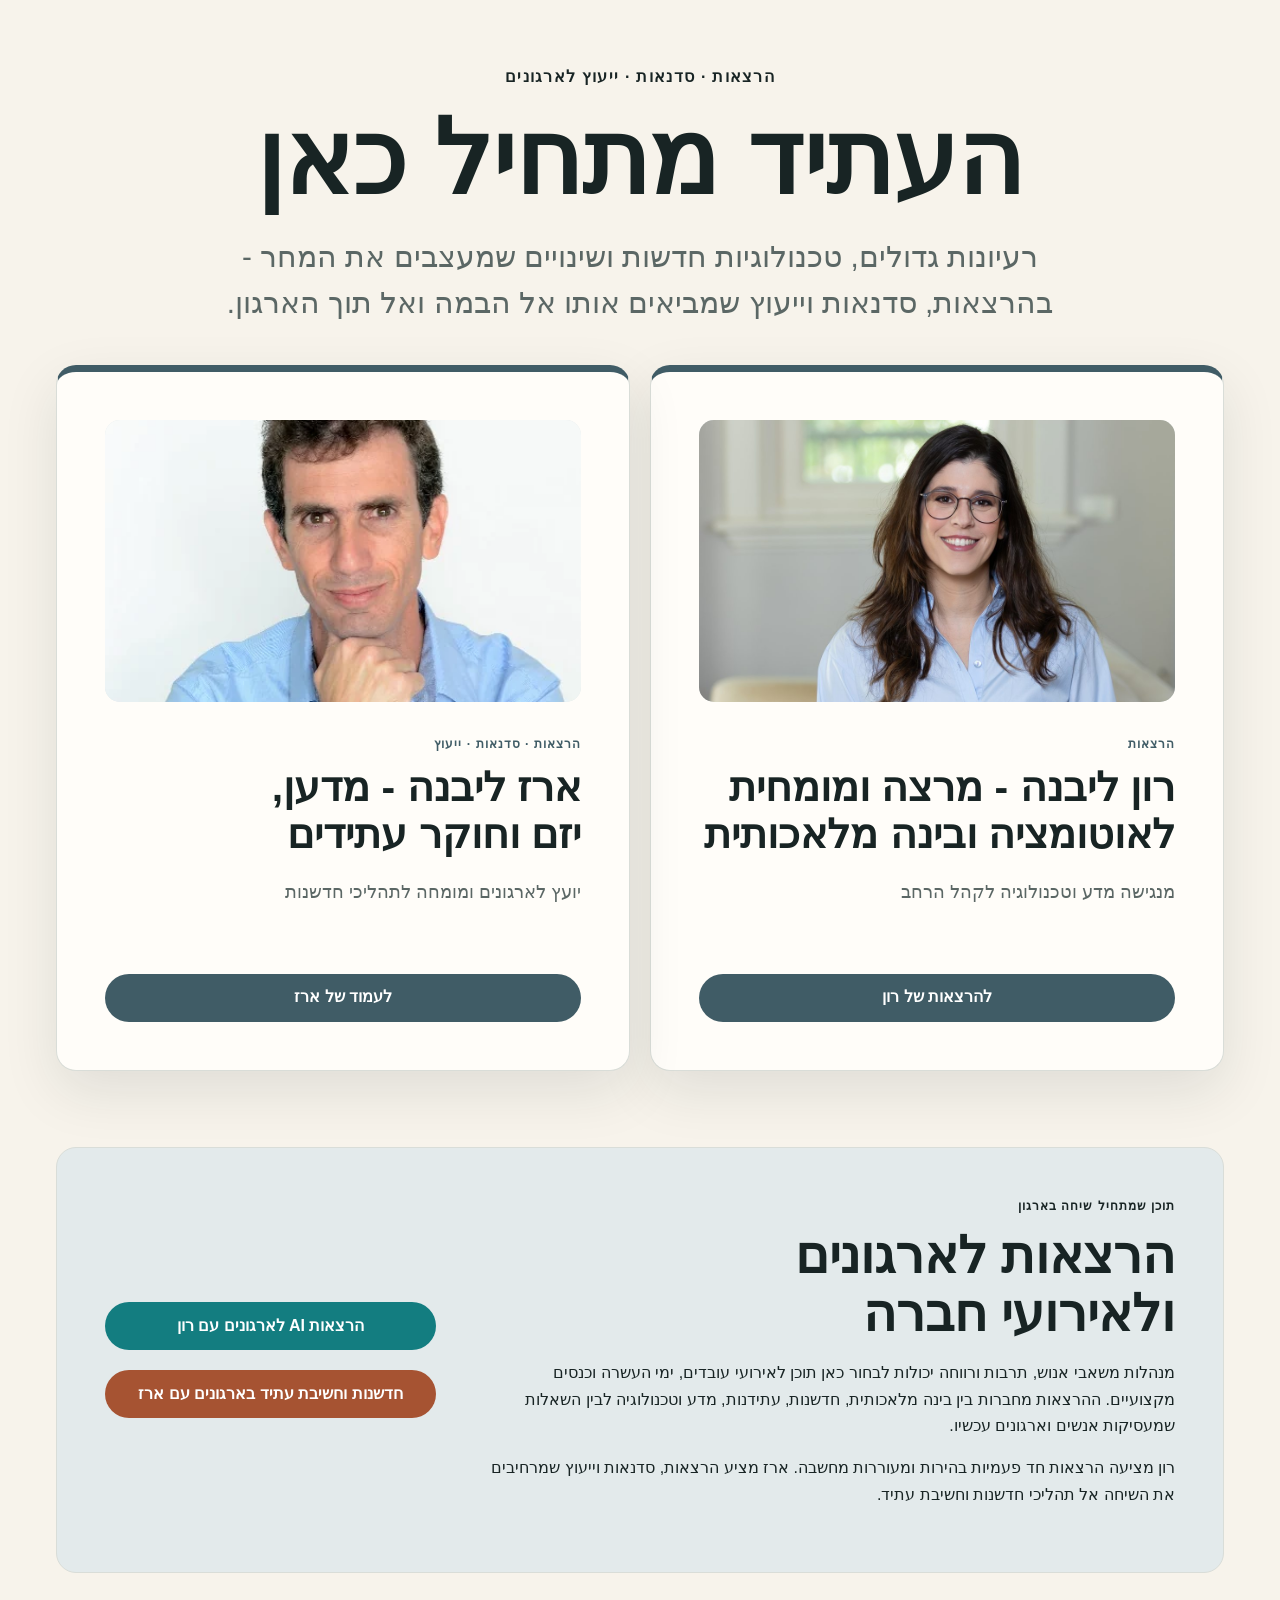
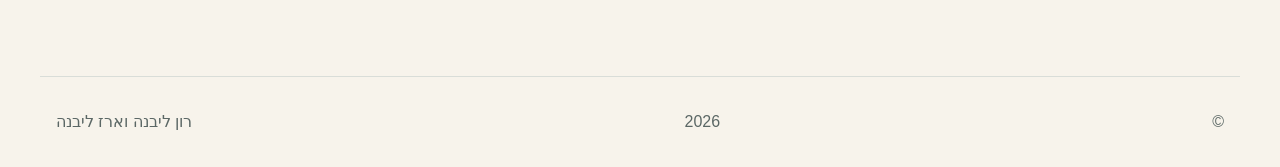
<file: index.html>
<!doctype html>
<html lang="he" dir="rtl">
<head>
  <meta charset="utf-8">
  <meta name="viewport" content="width=device-width, initial-scale=1">
  <title>רון ליבנה וארז ליבנה | הרצאות על חדשנות, עתידנות, מדע וטכנולוגיה</title>
  <meta name="description" content="האתר הרשמי של רון ליבנה וארז ליבנה: הרצאות לארגונים, אירועי חברה וכנסים מקצועיים בנושאי בינה מלאכותית, חדשנות, עתידנות, מדע וטכנולוגיה.">
  <link rel="canonical" href="https://www.livnehtalks.co.il/">
  <meta property="og:title" content="רון ליבנה וארז ליבנה | הרצאות על חדשנות, עתידנות, מדע וטכנולוגיה">
  <meta property="og:description" content="שני מרצים ושני מסלולים נפרדים: רון על AI, מדע וטכנולוגיה; ארז על עתיד, חדשנות וחשיבה אסטרטגית.">
  <meta property="og:url" content="https://www.livnehtalks.co.il/">
  <meta property="og:image" content="https://www.livnehtalks.co.il/assets/images/ron/ron-livneh-blue-shirt.jpg">
  <meta property="og:type" content="website">
  <meta property="og:locale" content="he_IL">
  <meta property="og:site_name" content="רון ליבנה וארז ליבנה">
  <link rel="stylesheet" href="/assets/css/styles.css">
  <script src="/assets/js/site.js" defer></script>
  <script type="application/ld+json">
    {"@context":"https://schema.org","@graph":[{"@type":"WebSite","@id":"https://www.livnehtalks.co.il/#website","url":"https://www.livnehtalks.co.il/","name":"רון ליבנה וארז ליבנה - הרצאות לארגונים","description":"האתר הרשמי של רון ליבנה וארז ליבנה: הרצאות, סדנאות וייעוץ בנושאי חדשנות, עתידנות, מדע וטכנולוגיה.","inLanguage":"he-IL"},{"@type":"Organization","@id":"https://www.livnehtalks.co.il/#organization","name":"Livneh Talks","url":"https://www.livnehtalks.co.il/","founder":[{"@type":"Person","name":"רון ליבנה","url":"https://www.livnehtalks.co.il/ron-livneh/"},{"@type":"Person","name":"ארז ליבנה","url":"https://www.livnehtalks.co.il/erez-livneh/"}]},{"@type":"ItemList","name":"מרצים","itemListElement":[{"@type":"ListItem","position":1,"url":"https://www.livnehtalks.co.il/ron-livneh/","name":"רון ליבנה"},{"@type":"ListItem","position":2,"url":"https://www.livnehtalks.co.il/erez-livneh/","name":"ארז ליבנה"}]}]}
  </script>
</head>
<body>
  <a class="skip-link" href="#main">דלגו לתוכן</a>
  <main id="main" class="section gateway-section gateway-section--shared-accent">
    <div class="gateway-intro">
      <p class="eyebrow">הרצאות · סדנאות · ייעוץ לארגונים</p>
      <h1>העתיד מתחיל כאן</h1>
      <p>רעיונות גדולים, טכנולוגיות חדשות ושינויים שמעצבים את המחר - בהרצאות, סדנאות וייעוץ שמביאים אותו אל הבמה ואל תוך הארגון.</p>
    </div>
    <div class="speaker-gateway">
      <article class="speaker-card speaker-ron">
        <img class="speaker-card__portrait" src="/assets/images/ron/ron-livneh-blue-shirt.jpg" alt="רון ליבנה" width="1100" height="1650">
        <div>
          <p class="speaker-card__label">הרצאות</p>
          <h2>רון ליבנה - מרצה ומומחית לאוטומציה ובינה מלאכותית</h2>
          <p class="speaker-card__lead">מנגישה מדע וטכנולוגיה לקהל הרחב</p>
        </div>
        <a class="button speaker-route" href="/ron-livneh/">להרצאות של רון</a>
      </article>
      <article class="speaker-card speaker-erez">
        <img class="speaker-card__portrait" src="/assets/images/erez/erez-livneh-portrait.webp" alt="ארז ליבנה" width="449" height="678">
        <div>
          <p class="speaker-card__label">הרצאות · סדנאות · ייעוץ</p>
          <h2>ארז ליבנה - מדען, יזם וחוקר עתידים</h2>
          <p class="speaker-card__lead">יועץ לארגונים ומומחה לתהליכי חדשנות</p>
        </div>
        <a class="button speaker-route" href="/erez-livneh/">לעמוד של ארז</a>
      </article>
    </div>
    <section id="organization-events" class="organization-events" aria-labelledby="organization-events-title">
      <div>
        <p class="eyebrow">תוכן שמתחיל שיחה בארגון</p>
        <h2 id="organization-events-title">הרצאות לארגונים ולאירועי חברה</h2>
        <p>מנהלות משאבי אנוש, תרבות ורווחה יכולות לבחור כאן תוכן לאירועי עובדים, ימי העשרה וכנסים מקצועיים. ההרצאות מחברות בין בינה מלאכותית, חדשנות, עתידנות, מדע וטכנולוגיה לבין השאלות שמעסיקות אנשים וארגונים עכשיו.</p>
        <p>רון מציעה הרצאות חד פעמיות בהירות ומעוררות מחשבה. ארז מציע הרצאות, סדנאות וייעוץ שמרחיבים את השיחה אל תהליכי חדשנות וחשיבת עתיד.</p>
      </div>
      <div class="organization-events__actions" aria-label="בחירת מרצה לארגון">
        <div class="organization-events__choice organization-events__choice--ron">
          <a class="button" href="/ron-livneh/ai-lectures-for-organizations/">הרצאות AI לארגונים עם רון</a>
        </div>
        <div class="organization-events__choice organization-events__choice--erez">
          <a class="button" href="/erez-livneh/innovation-futures-for-organizations/">חדשנות וחשיבת עתיד בארגונים עם ארז</a>
        </div>
      </div>
    </section>
  </main>
  <footer class="site-footer">© <span data-current-year>2026</span> רון ליבנה וארז ליבנה</footer>
</body>
</html>
</file>
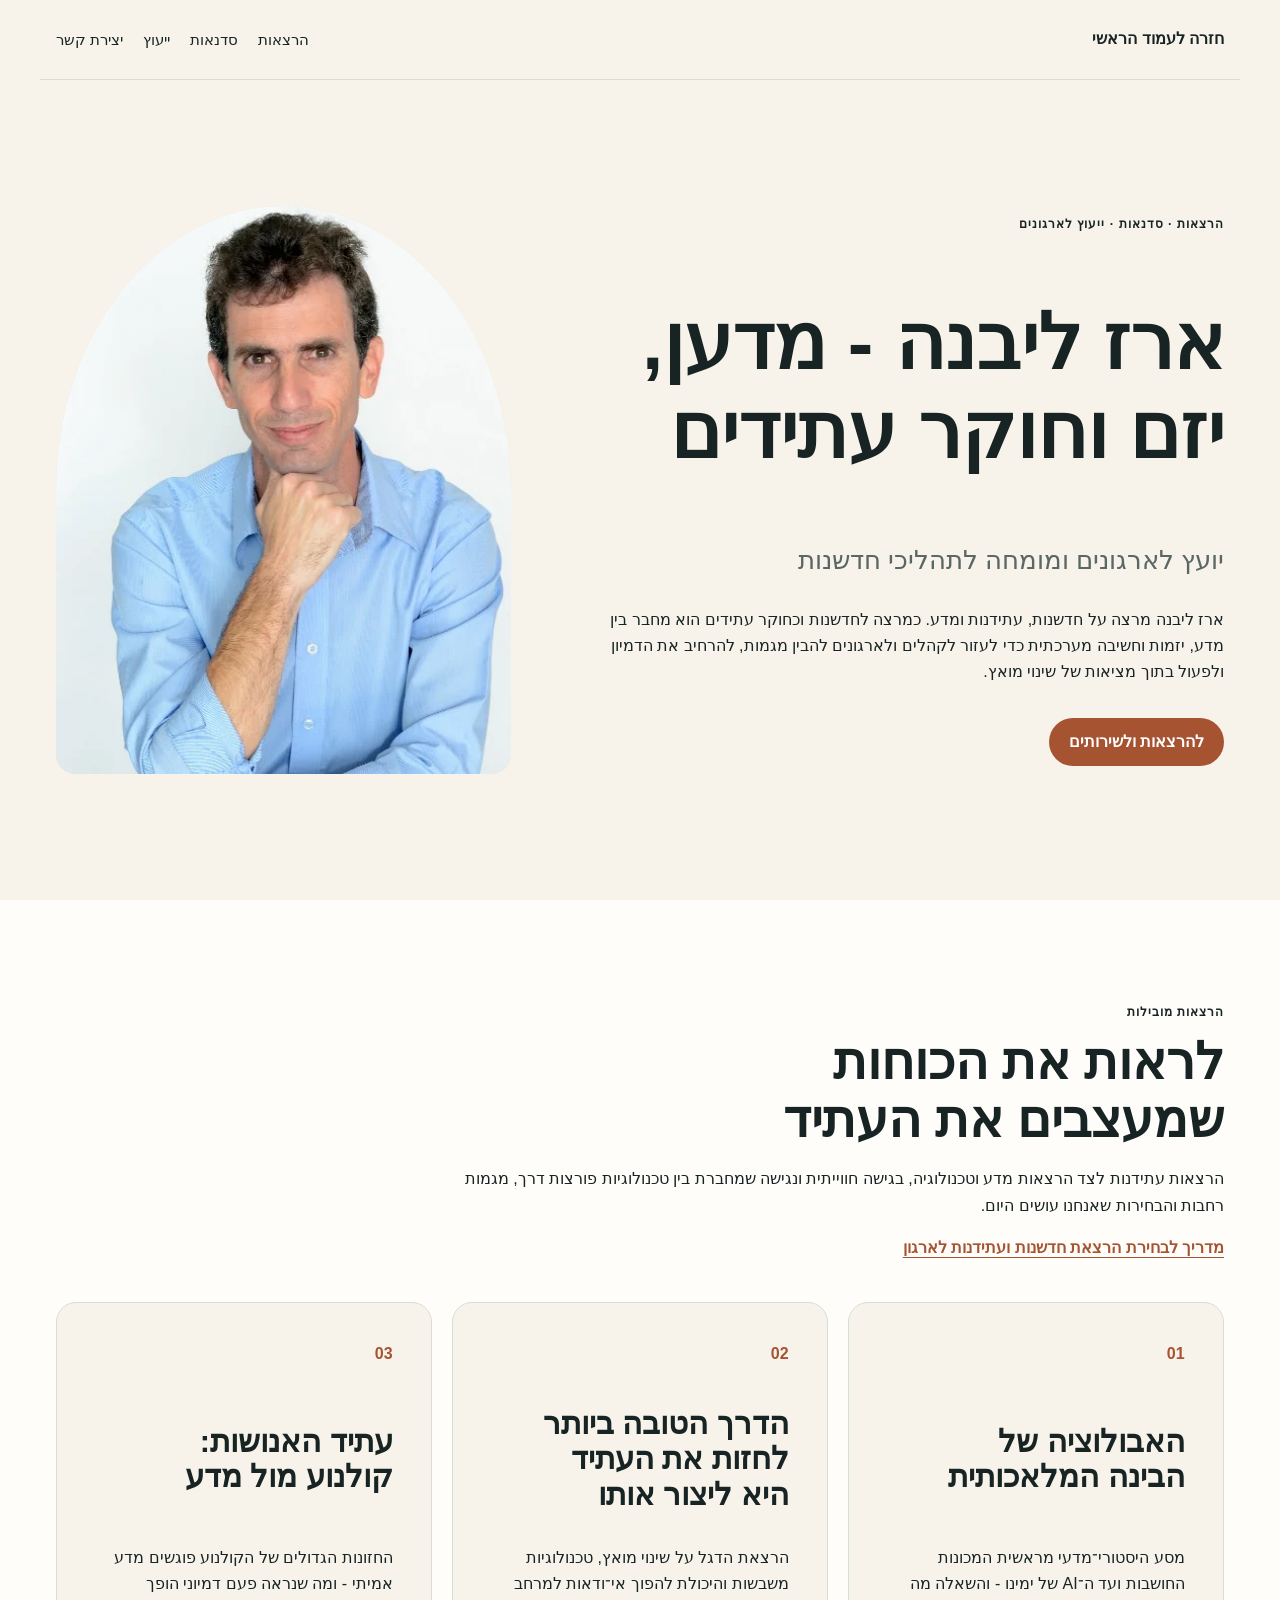
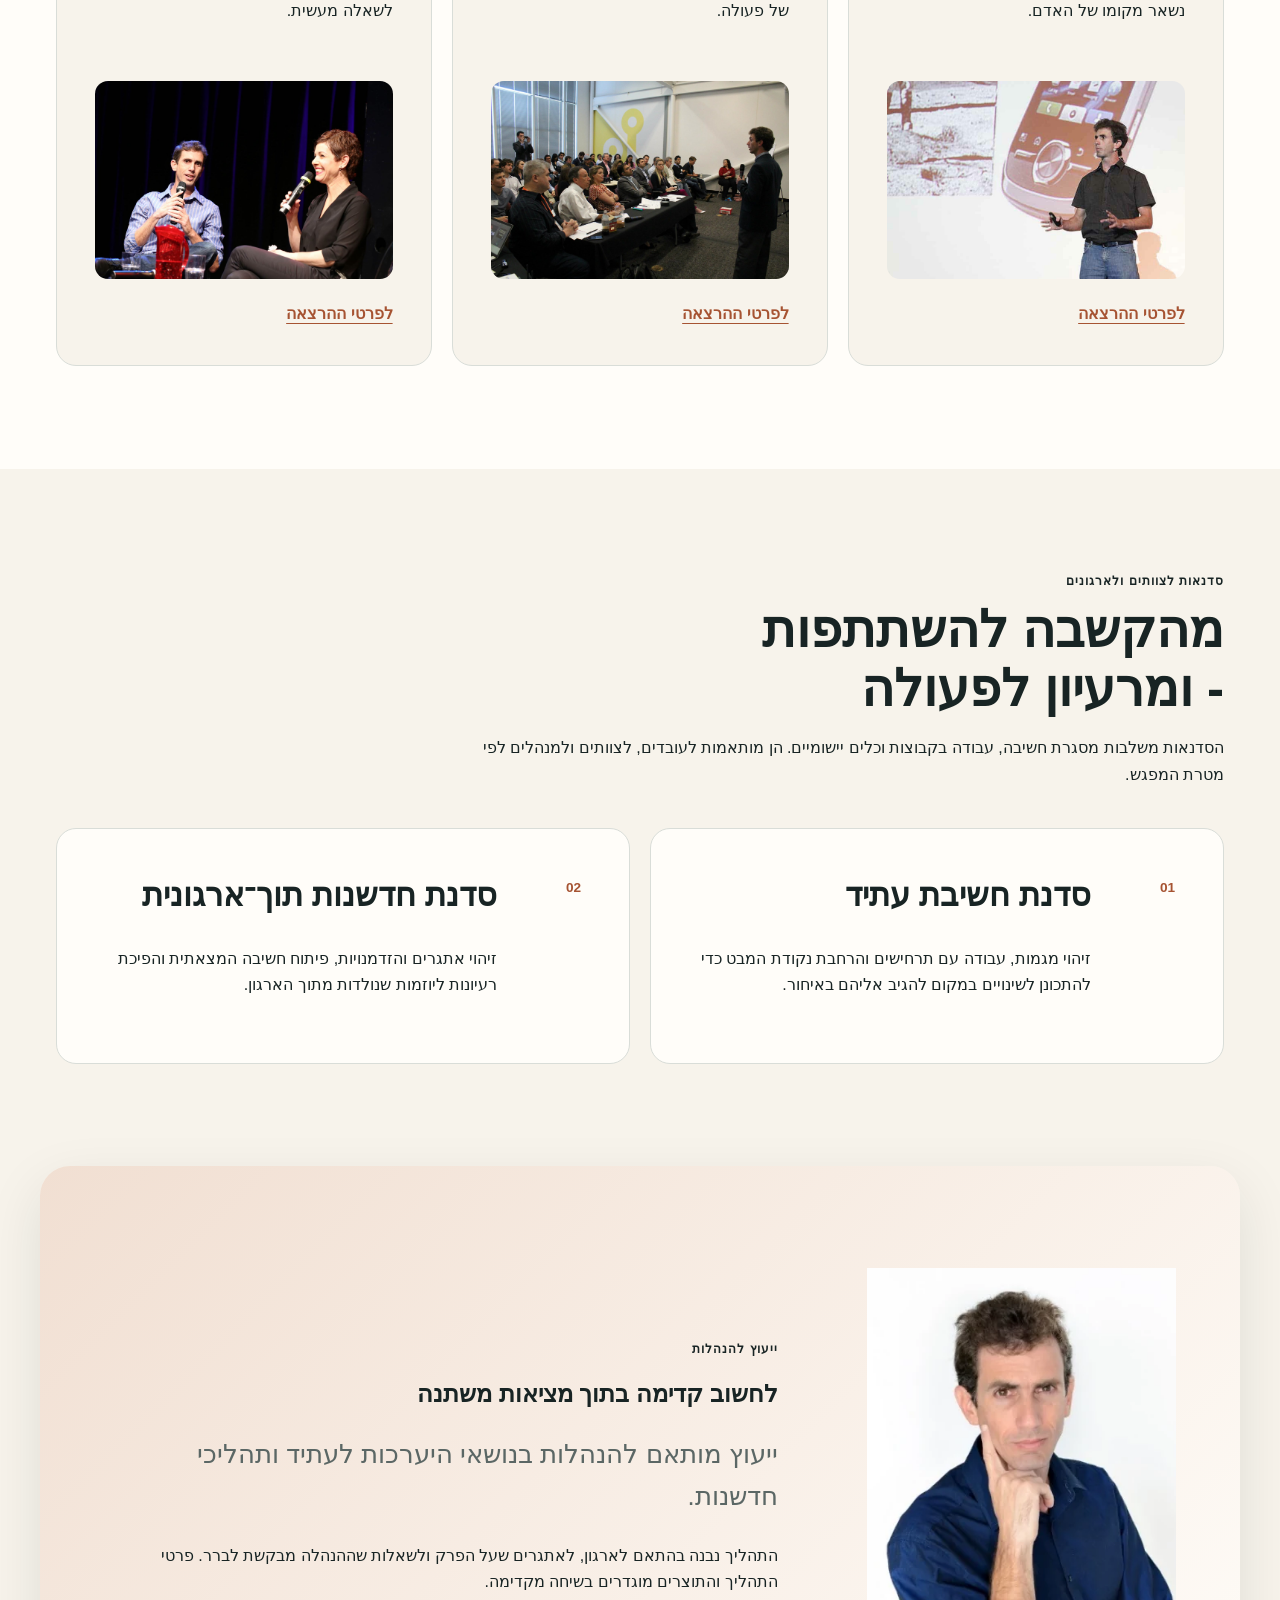
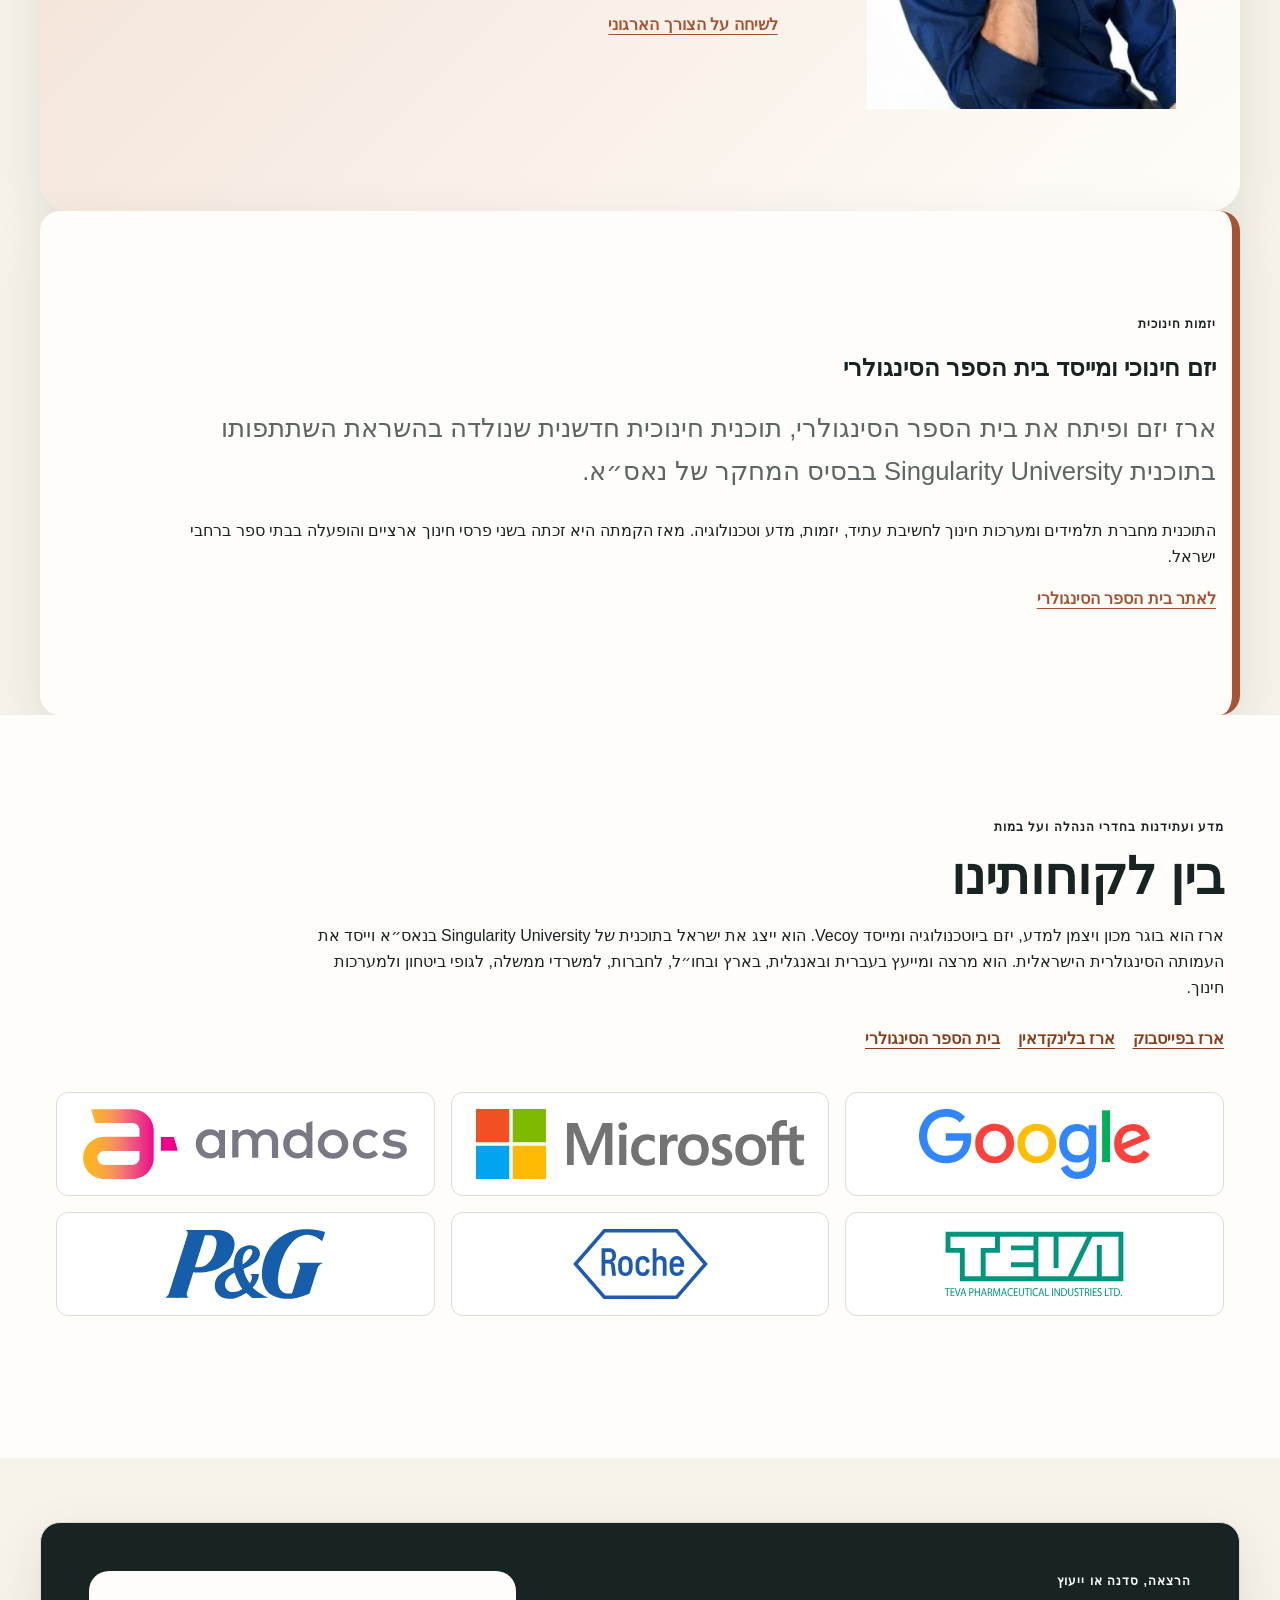
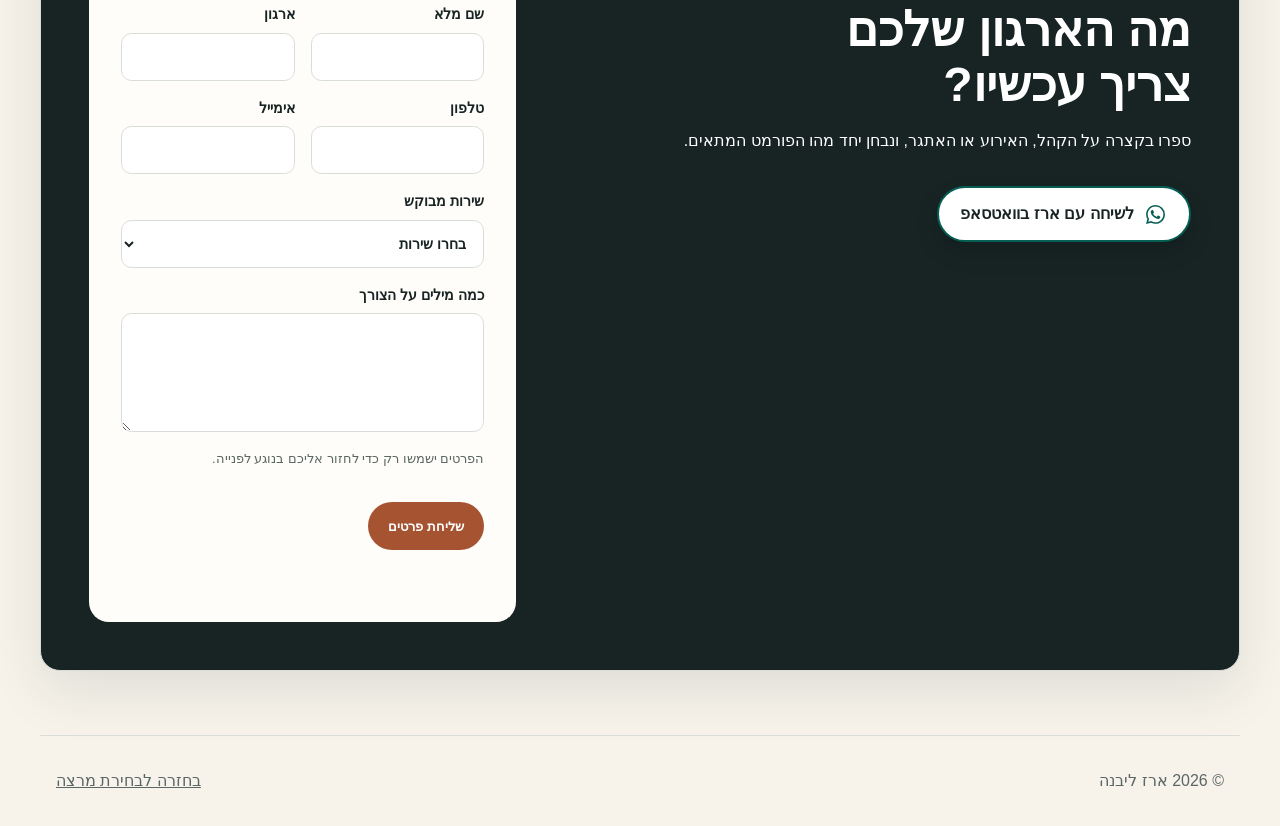
<file: erez-livneh/index.html>
<!doctype html>
<html lang="he" dir="rtl">
<head>
  <meta charset="utf-8"><meta name="viewport" content="width=device-width, initial-scale=1">
  <title>ארז ליבנה | הרצאות על חדשנות, עתידנות וטכנולוגיה</title>
  <meta name="description" content="ארז ליבנה, מדען, יזם וחוקר עתידים: הרצאות על חדשנות, עתידנות, בינה מלאכותית ומדע, לצד סדנאות וייעוץ לארגונים ולהנהלות.">
  <link rel="canonical" href="https://www.livnehtalks.co.il/erez-livneh/">
  <meta property="og:title" content="ארז ליבנה | הרצאות על חדשנות, עתידנות וטכנולוגיה"><meta property="og:description" content="מדע, יזמות וחשיבת עתיד לארגונים: הרצאות, סדנאות לצוותים וייעוץ מותאם להנהלות."><meta property="og:url" content="https://www.livnehtalks.co.il/erez-livneh/"><meta property="og:image" content="https://www.livnehtalks.co.il/assets/images/erez/erez-livneh-portrait.webp"><meta property="og:type" content="profile"><meta property="og:locale" content="he_IL"><meta property="og:site_name" content="רון ליבנה וארז ליבנה">
  <link rel="stylesheet" href="/assets/css/styles.css"><script src="/assets/js/site.js" defer></script><script src="/assets/js/forms.js" defer></script><script type="application/ld+json">{"@context":"https://schema.org","@type":"ProfilePage","@id":"https://www.livnehtalks.co.il/erez-livneh/#profile","url":"https://www.livnehtalks.co.il/erez-livneh/","name":"ארז ליבנה - מרצה על חדשנות, עתידנות וטכנולוגיה","inLanguage":"he-IL","dateModified":"2026-11-26","mainEntity":{"@type":"Person","@id":"https://www.livnehtalks.co.il/erez-livneh/#person","name":"ארז ליבנה","alternateName":"Erez Livneh","url":"https://www.livnehtalks.co.il/erez-livneh/","image":"https://www.livnehtalks.co.il/assets/images/erez/erez-livneh-portrait.webp","jobTitle":"מדען, יזם, חוקר עתידים ויועץ לחדשנות","description":"מרצה, יועץ ויזם המחבר בין מדע, חדשנות, חשיבת עתיד ותהליכים ארגוניים.","knowsAbout":["חדשנות","עתידנות","בינה מלאכותית","מדע וטכנולוגיה","חשיבת עתיד","חדשנות ארגונית"],"sameAs":["https://www.facebook.com/ErezLivnehTalks","https://www.linkedin.com/in/erez-livneh-4374773/","https://singularity-schools.com/"]},"hasPart":{"@type":"CreativeWork","name":"בית הספר הסינגולרי","url":"https://singularity-schools.com/","creator":{"@id":"https://www.livnehtalks.co.il/erez-livneh/#person"}}}</script>
</head>
<body class="speaker-erez">
  <a class="skip-link" href="#main">דלגו לתוכן</a>
  <header class="site-header"><a class="site-brand" href="/">חזרה לעמוד הראשי</a><nav class="site-nav" aria-label="ניווט בעמוד"><a href="#lectures">הרצאות</a><a href="#workshops">סדנאות</a><a href="#consulting">ייעוץ</a><a href="#contact">יצירת קשר</a></nav></header>
  <main id="main">
    <section class="section hero hero--erez">
      <div class="hero__copy"><p class="eyebrow">הרצאות · סדנאות · ייעוץ לארגונים</p><h1>ארז ליבנה - מדען, יזם וחוקר עתידים</h1><p class="lead">יועץ לארגונים ומומחה לתהליכי חדשנות</p><p>ארז ליבנה מרצה על חדשנות, עתידנות ומדע. כמרצה לחדשנות וכחוקר עתידים הוא מחבר בין מדע, יזמות וחשיבה מערכתית כדי לעזור לקהלים ולארגונים להבין מגמות, להרחיב את הדמיון ולפעול בתוך מציאות של שינוי מואץ.</p><a class="button" href="#lectures">להרצאות ולשירותים</a></div>
      <figure class="hero__media"><img src="/assets/images/erez/erez-livneh-portrait.webp" alt="ארז ליבנה" width="449" height="678"></figure>
    </section>

    <section id="lectures" class="section section--paper">
      <div class="section-heading"><p class="eyebrow">הרצאות מובילות</p><h2>לראות את הכוחות שמעצבים את העתיד</h2><p>הרצאות עתידנות לצד הרצאות מדע וטכנולוגיה, בגישה חווייתית ונגישה שמחברת בין טכנולוגיות פורצות דרך, מגמות רחבות והבחירות שאנחנו עושים היום.</p><a class="text-link" href="/erez-livneh/innovation-futures-for-organizations/">מדריך לבחירת הרצאת חדשנות ועתידנות לארגון</a></div>
      <div class="card-grid card-grid--three">
        <article class="content-card"><p class="card-index">01</p><h3>האבולוציה של הבינה המלאכותית</h3><p>מסע היסטורי־מדעי מראשית המכונות החושבות ועד ה־AI של ימינו - והשאלה מה נשאר מקומו של האדם.</p><img class="lecture-card__image" src="/assets/images/lectures/ai-evolution.jpg" alt="ארז ליבנה מרצה על התפתחות הטכנולוגיה" width="1600" height="1067" loading="lazy"><a class="text-link" href="/erez-livneh/evolution-of-ai/">לפרטי ההרצאה</a></article>
        <article class="content-card"><p class="card-index">02</p><h3>הדרך הטובה ביותר לחזות את העתיד היא ליצור אותו</h3><p>הרצאת הדגל על שינוי מואץ, טכנולוגיות משבשות והיכולת להפוך אי־ודאות למרחב של פעולה.</p><img class="lecture-card__image" src="/assets/images/lectures/create-the-future.jpg" alt="ארז ליבנה מרצה מול קהל" width="1600" height="1067" loading="lazy"><a class="text-link" href="/erez-livneh/create-the-future/">לפרטי ההרצאה</a></article>
        <article class="content-card"><p class="card-index">03</p><h3>עתיד האנושות: קולנוע מול מדע</h3><p>החזונות הגדולים של הקולנוע פוגשים מדע אמיתי - ומה שנראה פעם דמיוני הופך לשאלה מעשית.</p><img class="lecture-card__image" src="/assets/images/lectures/cinema-vs-science.jpg" alt="ארז ליבנה בשיחה על במה" width="1600" height="1067" loading="lazy"><a class="text-link" href="/erez-livneh/cinema-vs-science/">לפרטי ההרצאה</a></article>
      </div>
    </section>

    <section id="workshops" class="section">
      <div class="section-heading"><p class="eyebrow">סדנאות לצוותים ולארגונים</p><h2>מהקשבה להשתתפות - ומרעיון לפעולה</h2><p>הסדנאות משלבות מסגרת חשיבה, עבודה בקבוצות וכלים יישומיים. הן מותאמות לעובדים, לצוותים ולמנהלים לפי מטרת המפגש.</p></div>
      <div class="card-grid service-grid">
        <article class="service-card"><span class="service-card__number">01</span><div><h3>סדנת חשיבת עתיד</h3><p>זיהוי מגמות, עבודה עם תרחישים והרחבת נקודת המבט כדי להתכונן לשינויים במקום להגיב אליהם באיחור.</p></div></article>
        <article class="service-card"><span class="service-card__number">02</span><div><h3>סדנת חדשנות תוך־ארגונית</h3><p>זיהוי אתגרים והזדמנויות, פיתוח חשיבה המצאתית והפיכת רעיונות ליוזמות שנולדות מתוך הארגון.</p></div></article>
      </div>
    </section>

    <section id="consulting" class="section consulting-section">
      <figure><img src="/assets/images/erez/erez-livneh-portrait-dark-shirt.webp" alt="ארז ליבנה" width="379" height="541" loading="lazy"></figure>
      <div><p class="eyebrow">ייעוץ להנהלות</p><h2>לחשוב קדימה בתוך מציאות משתנה</h2><p class="lead">ייעוץ מותאם להנהלות בנושאי היערכות לעתיד ותהליכי חדשנות.</p><p>התהליך נבנה בהתאם לארגון, לאתגרים שעל הפרק ולשאלות שההנהלה מבקשת לברר. פרטי התהליך והתוצרים מוגדרים בשיחה מקדימה.</p><a class="text-link" href="#contact">לשיחה על הצורך הארגוני</a></div>
    </section>

    <section id="singular-school" class="section venture-section">
      <p class="eyebrow">יזמות חינוכית</p>
      <h2>יזם חינוכי ומייסד בית הספר הסינגולרי</h2>
      <p class="lead">ארז יזם ופיתח את בית הספר הסינגולרי, תוכנית חינוכית חדשנית שנולדה בהשראת השתתפותו בתוכנית Singularity University בבסיס המחקר של נאס״א.</p>
      <p>התוכנית מחברת תלמידים ומערכות חינוך לחשיבת עתיד, יזמות, מדע וטכנולוגיה. מאז הקמתה היא זכתה בשני פרסי חינוך ארציים והופעלה בבתי ספר ברחבי ישראל.</p>
      <a class="text-link" href="https://singularity-schools.com/">לאתר בית הספר הסינגולרי</a>
    </section>

    <section class="section section--paper proof-section">
      <p class="eyebrow">מדע ועתידנות בחדרי הנהלה ועל במות</p>
      <h2>בין לקוחותינו</h2>
      <p>ארז הוא בוגר מכון ויצמן למדע, יזם ביוטכנולוגיה ומייסד Vecoy. הוא ייצג את ישראל בתוכנית של Singularity University בנאס״א וייסד את העמותה הסינגולרית הישראלית. הוא מרצה ומייעץ בעברית ובאנגלית, בארץ ובחו״ל, לחברות, למשרדי ממשלה, לגופי ביטחון ולמערכות חינוך.</p>
      <nav class="profile-links" aria-label="העמודים הרשמיים של ארז ליבנה">
        <a href="https://www.facebook.com/ErezLivnehTalks" target="_blank" rel="noopener">ארז בפייסבוק</a>
        <a href="https://www.linkedin.com/in/erez-livneh-4374773/" target="_blank" rel="noopener">ארז בלינקדאין</a>
        <a href="https://singularity-schools.com/" target="_blank" rel="noopener">בית הספר הסינגולרי</a>
      </nav>
      <div class="logo-strip logo-strip--erez" aria-label="ארגונים שעבדו עם ארז">
        <img src="/assets/images/erez/logos/logo-google.svg" alt="Google" loading="lazy">
        <img src="/assets/images/erez/logos/logo-microsoft.svg" alt="Microsoft" loading="lazy">
        <img src="/assets/images/erez/logos/logo-amdocs.svg" alt="Amdocs" loading="lazy">
        <img src="/assets/images/erez/logos/logo-teva.svg" alt="טבע" loading="lazy">
        <img src="/assets/images/erez/logos/logo-roche.svg" alt="Roche" loading="lazy">
        <img src="/assets/images/erez/logos/logo-pg.svg" alt="P&amp;G" loading="lazy">
      </div>
    </section>

    <section id="contact" class="section contact-panel" data-speaker="erez">
      <div class="contact-panel__intro"><p class="eyebrow">הרצאה, סדנה או ייעוץ</p><h2>מה הארגון שלכם צריך עכשיו?</h2><p>ספרו בקצרה על הקהל, האירוע או האתגר, ונבחן יחד מהו הפורמט המתאים.</p><a class="button whatsapp-button" href="https://wa.me/972503834022?text=היי%20ארז,%20אשמח%20לקבל%20פרטים">לשיחה עם ארז בוואטסאפ</a></div>
      <form class="contact-form" action="https://formspree.io/f/xdegyaql" method="post" data-contact-form data-speaker="erez" data-endpoint-status="ready">
        <fieldset>
        <div class="form-grid"><label>שם מלא<input name="name" autocomplete="name" required></label><label>ארגון<input name="organization" autocomplete="organization" required></label><label>טלפון<input name="phone" type="tel" autocomplete="tel" required></label><label>אימייל<input name="email" type="email" autocomplete="email" required></label></div>
        <label>שירות מבוקש<select name="service" required><option value="">בחרו שירות</option><option>האבולוציה של הבינה המלאכותית</option><option>הדרך הטובה ביותר לחזות את העתיד היא ליצור אותו</option><option>עתיד האנושות: קולנוע מול מדע</option><option>סדנת חשיבת עתיד</option><option>סדנת חדשנות תוך־ארגונית</option><option>ייעוץ להנהלות</option></select></label>
        <label>כמה מילים על הצורך<textarea name="message" rows="4" required></textarea></label><label class="honeypot" aria-hidden="true">נא להשאיר ריק<input name="_gotcha" tabindex="-1" autocomplete="off"></label><p class="form-consent">הפרטים ישמשו רק כדי לחזור אליכם בנוגע לפנייה.</p><button class="button" type="submit">שליחת פרטים</button><p class="form-status" data-form-status role="status" aria-live="polite"></p>
        </fieldset>
      </form>
    </section>
  </main>
  <footer class="site-footer"><span>© <span data-current-year>2026</span> ארז ליבנה</span><a href="/">בחזרה לבחירת מרצה</a></footer>
</body>
</html>
</file>
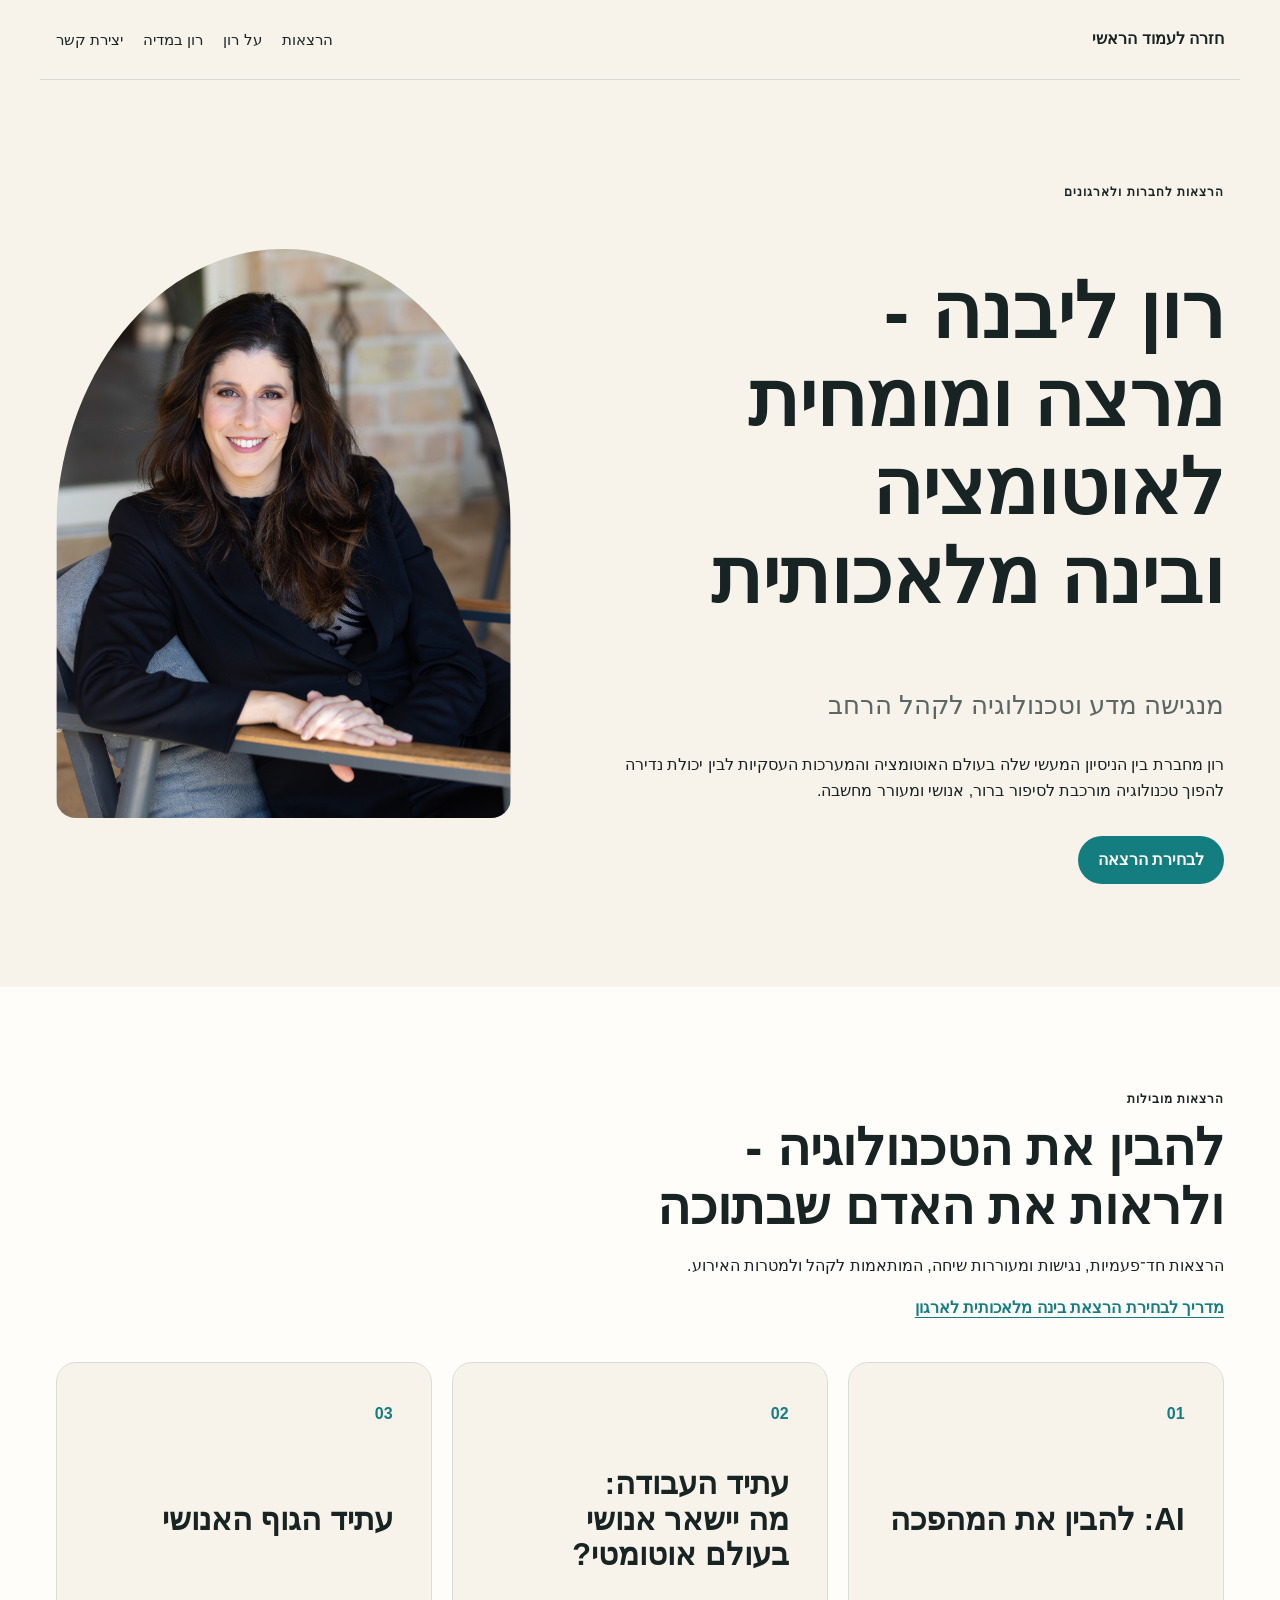
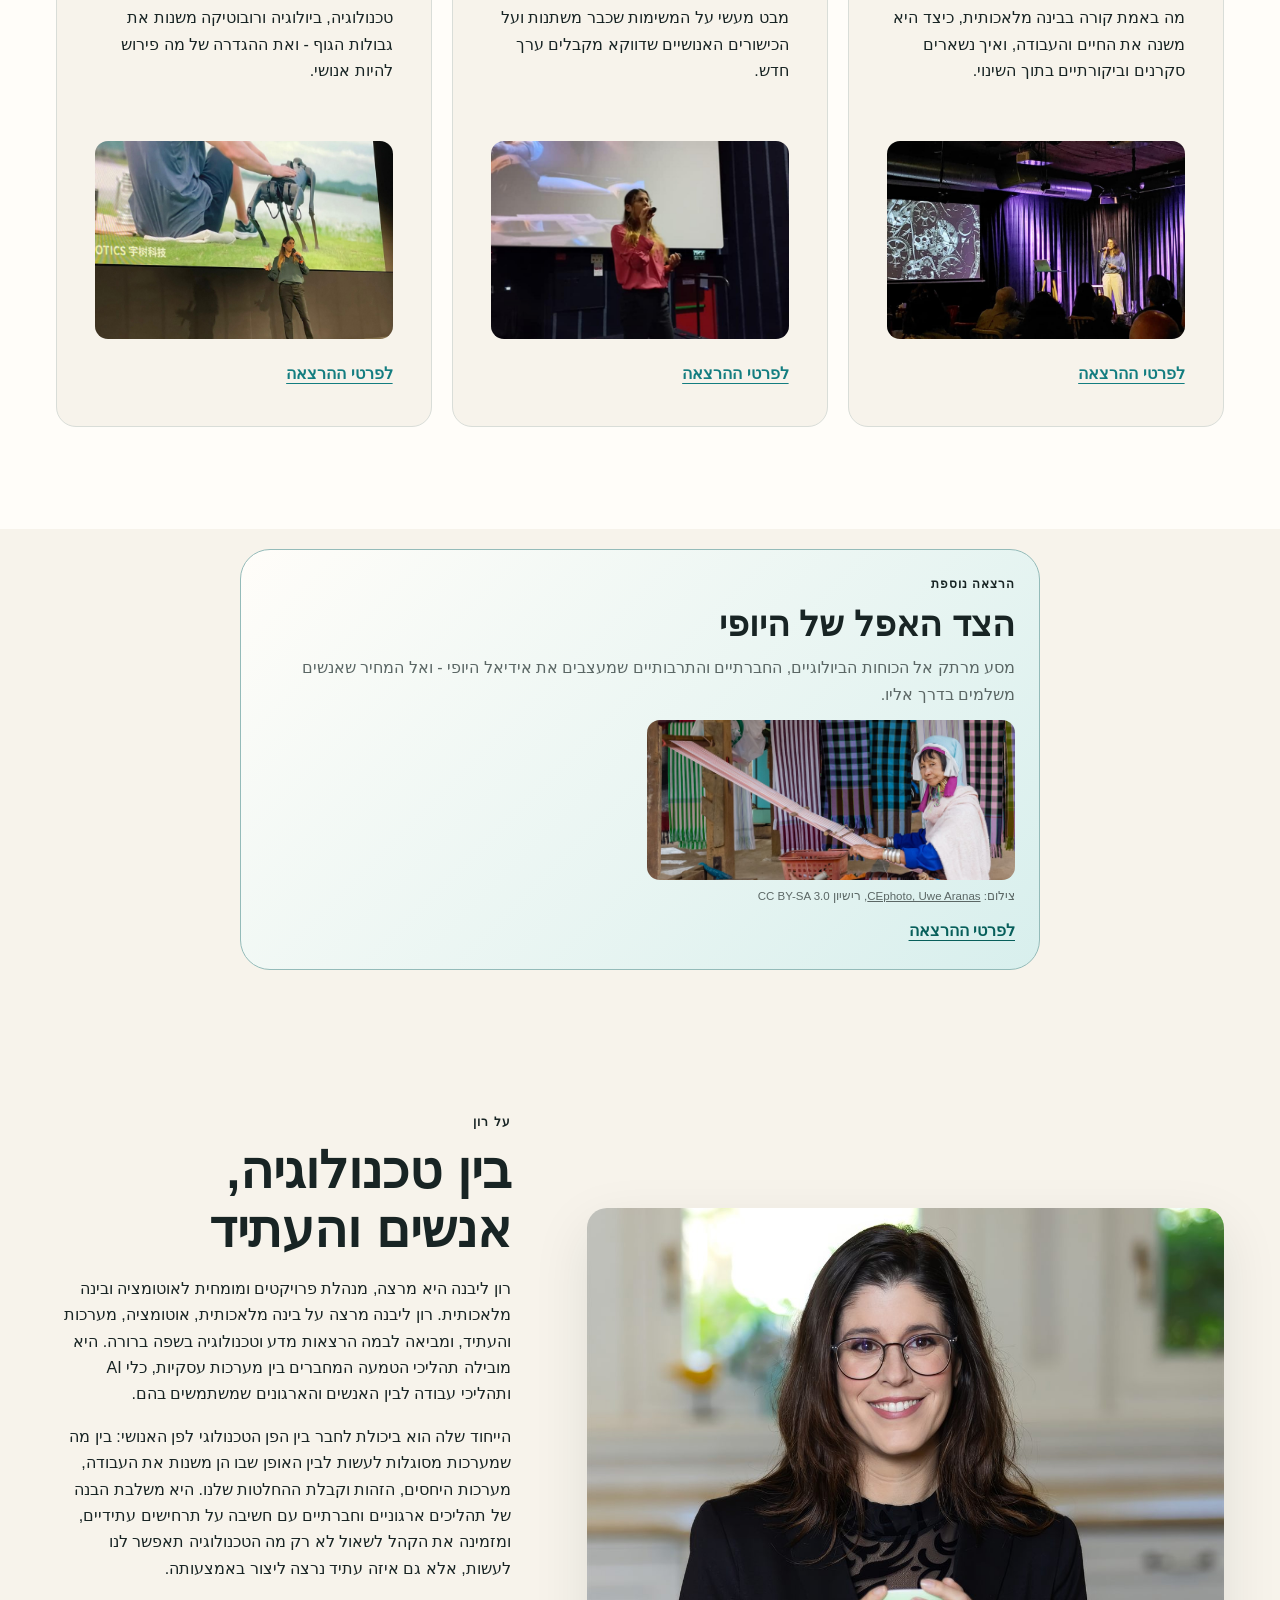
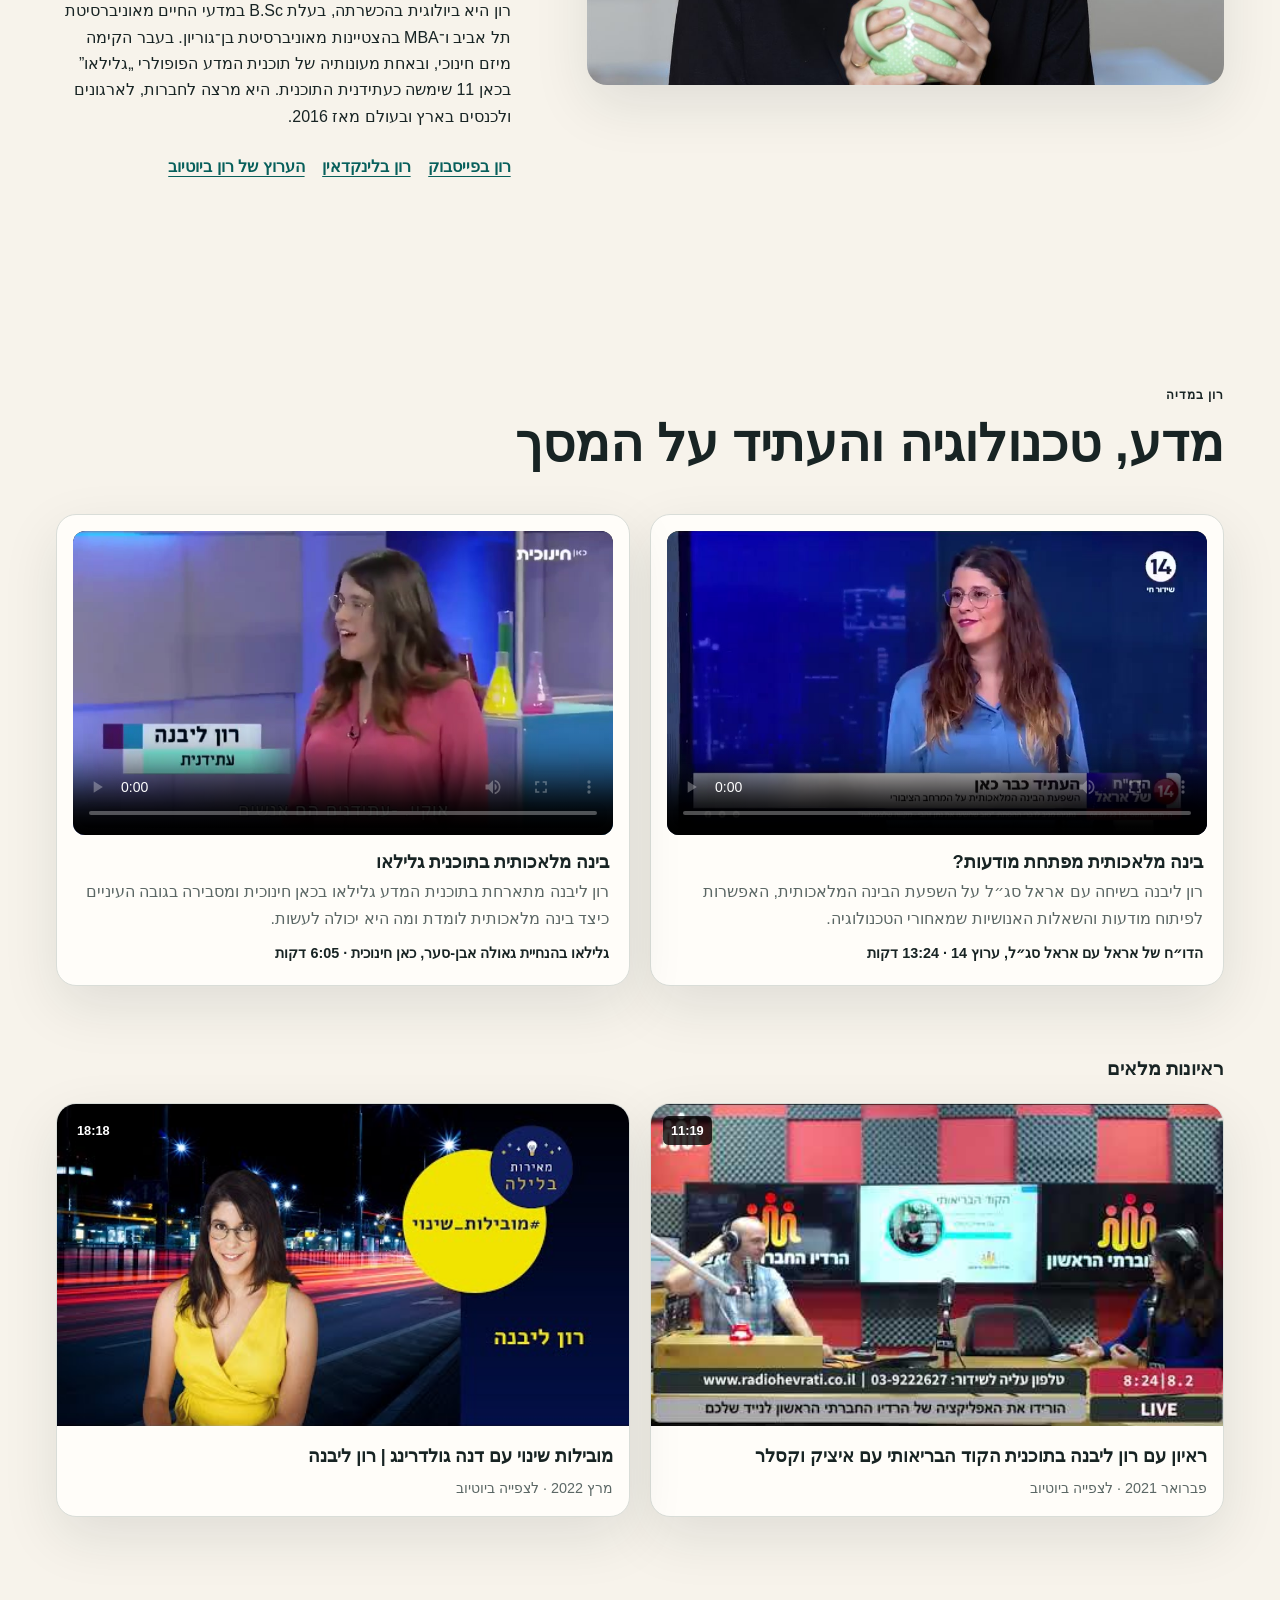
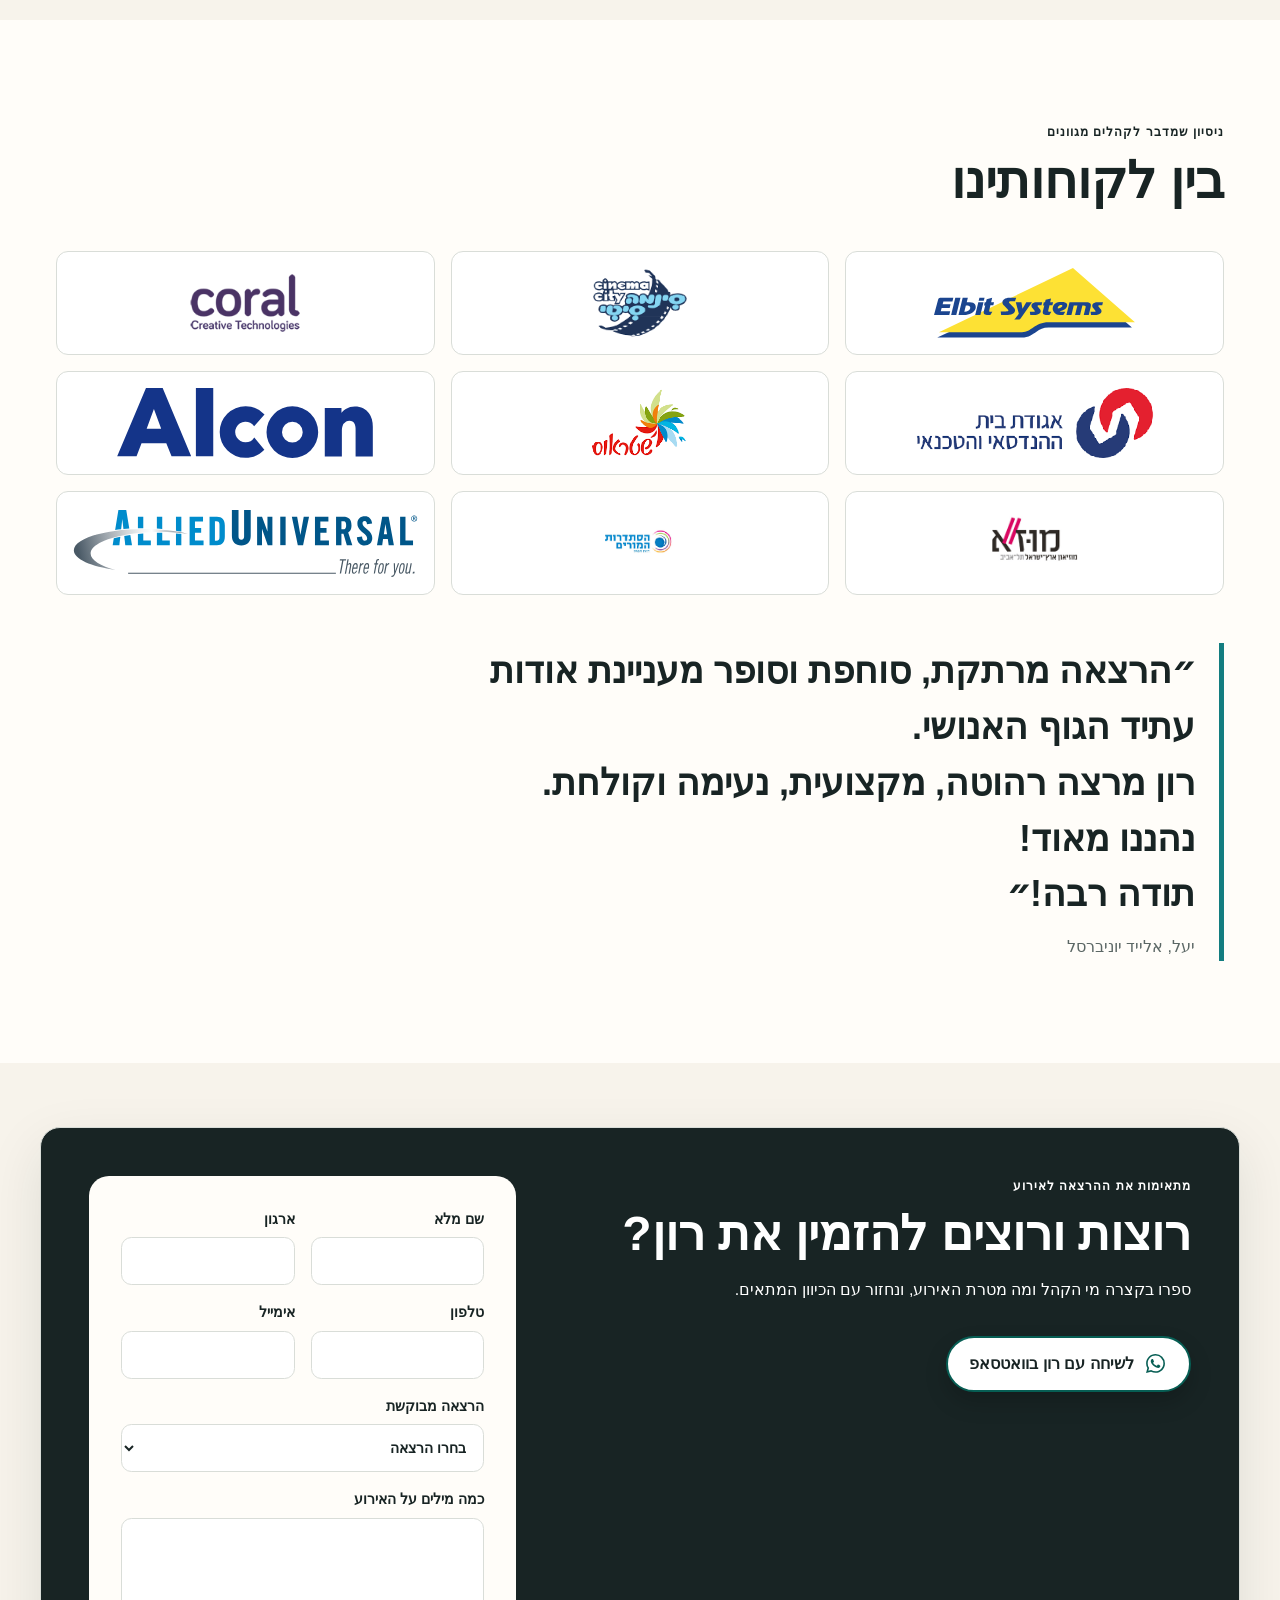
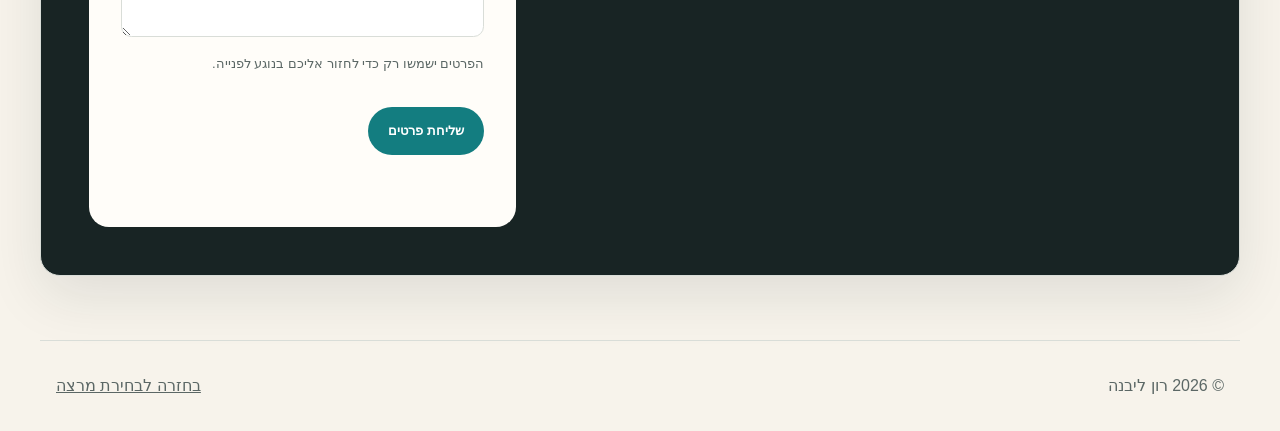
<file: ron-livneh/index.html>
<!doctype html>
<html lang="he" dir="rtl">
<head>
  <meta charset="utf-8">
  <meta name="viewport" content="width=device-width, initial-scale=1">
  <title>רון ליבנה - הרצאות על בינה מלאכותית, מדע וטכנולוגיה</title>
  <meta name="description" content="רון ליבנה, מרצה ומומחית לאוטומציה ובינה מלאכותית, מנגישה מדע וטכנולוגיה בהרצאות מרתקות לחברות, ארגונים וכנסים.">
  <link rel="canonical" href="https://www.livnehtalks.co.il/ron-livneh/">
  <meta property="og:title" content="רון ליבנה - הרצאות על בינה מלאכותית, מדע וטכנולוגיה">
  <meta property="og:description" content="הרצאות נגישות ואנושיות על AI, עתיד העבודה, עתיד הגוף והצד האפל של היופי.">
  <meta property="og:url" content="https://www.livnehtalks.co.il/ron-livneh/">
  <meta property="og:image" content="https://www.livnehtalks.co.il/assets/images/ron/ron-livneh-black-suit-corrected.png">
  <meta property="og:type" content="profile">
  <meta property="og:locale" content="he_IL">
  <meta property="og:site_name" content="רון ליבנה וארז ליבנה">
  <link rel="stylesheet" href="/assets/css/styles.css">
  <script src="/assets/js/site.js" defer></script>
  <script src="/assets/js/forms.js" defer></script>
  <script type="application/ld+json">{"@context":"https://schema.org","@type":"ProfilePage","@id":"https://www.livnehtalks.co.il/ron-livneh/#profile","url":"https://www.livnehtalks.co.il/ron-livneh/","name":"רון ליבנה - מרצה על בינה מלאכותית, מדע וטכנולוגיה","inLanguage":"he-IL","dateModified":"2026-11-26","mainEntity":{"@type":"Person","@id":"https://www.livnehtalks.co.il/ron-livneh/#person","name":"רון ליבנה","alternateName":"Ron Livneh","url":"https://www.livnehtalks.co.il/ron-livneh/","image":"https://www.livnehtalks.co.il/assets/images/ron/ron-livneh-black-suit-corrected.png","jobTitle":"מרצה, מנהלת פרויקטים ומומחית לאוטומציה ובינה מלאכותית","description":"מרצה ומומחית לאוטומציה ובינה מלאכותית, המחברת בין טכנולוגיה, מדע והפן האנושי.","knowsAbout":["בינה מלאכותית","אוטומציה","עתיד העבודה","מדע וטכנולוגיה","עתיד הגוף האנושי"],"sameAs":["https://ronlivneh.my.canva.site/","https://www.facebook.com/RonLivnehTalks","https://www.linkedin.com/in/ronlivneh/","https://www.youtube.com/@ronlivneh4044"]}}</script>
  <script type="application/ld+json">{"@context":"https://schema.org","@graph":[{"@type":"VideoObject","@id":"https://www.livnehtalks.co.il/ron-livneh/#video-channel-14","name":"בינה מלאכותית מפתחת מודעות? רון ליבנה בערוץ 14","description":"רון ליבנה בשיחה עם אראל סג״ל על השפעת הבינה המלאכותית, האפשרות לפיתוח מודעות והשאלות האנושיות שמאחורי הטכנולוגיה.","thumbnailUrl":"https://www.livnehtalks.co.il/assets/images/ron/video-channel-14-poster.jpg","uploadDate":"2022-07-05","duration":"PT13M24S","contentUrl":"https://www.livnehtalks.co.il/assets/videos/ron/channel-14.mp4","creator":{"@id":"https://www.livnehtalks.co.il/ron-livneh/#person"},"inLanguage":"he"},{"@type":"VideoObject","@id":"https://www.livnehtalks.co.il/ron-livneh/#video-galileo","name":"רון ליבנה בתוכנית גלילאו: בינה מלאכותית","description":"רון ליבנה מתארחת בתוכנית המדע גלילאו בכאן חינוכית ומסבירה בגובה העיניים כיצד בינה מלאכותית לומדת ומה היא יכולה לעשות.","thumbnailUrl":"https://www.livnehtalks.co.il/assets/images/ron/video-galileo-kan-poster.jpg","uploadDate":"2021-03-21","duration":"PT6M5S","contentUrl":"https://www.livnehtalks.co.il/assets/videos/ron/galileo-kan.mp4","creator":{"@id":"https://www.livnehtalks.co.il/ron-livneh/#person"},"inLanguage":"he"}]}</script>
</head>
<body class="speaker-ron">
  <a class="skip-link" href="#main">דלגו לתוכן</a>
  <header class="site-header">
    <a class="site-brand" href="/">חזרה לעמוד הראשי</a>
    <nav class="site-nav" aria-label="ניווט בעמוד">
      <a href="#lectures">הרצאות</a>
      <a href="#about">על רון</a>
      <a href="#media">רון במדיה</a>
      <a href="#contact">יצירת קשר</a>
    </nav>
  </header>

  <main id="main">
    <section class="section hero hero--ron">
      <div class="hero__copy">
        <p class="eyebrow">הרצאות לחברות ולארגונים</p>
        <h1>רון ליבנה - מרצה ומומחית לאוטומציה ובינה מלאכותית</h1>
        <p class="lead">מנגישה מדע וטכנולוגיה לקהל הרחב</p>
        <p>רון מחברת בין הניסיון המעשי שלה בעולם האוטומציה והמערכות העסקיות לבין יכולת נדירה להפוך טכנולוגיה מורכבת לסיפור ברור, אנושי ומעורר מחשבה.</p>
        <a class="button" href="#lectures">לבחירת הרצאה</a>
      </div>
      <figure class="hero__media">
        <img src="/assets/images/ron/ron-livneh-black-suit-corrected.png" alt="רון ליבנה" width="722" height="1080">
      </figure>
    </section>

    <section id="lectures" class="section section--paper">
      <div class="section-heading">
        <p class="eyebrow">הרצאות מובילות</p>
        <h2>להבין את הטכנולוגיה - ולראות את האדם שבתוכה</h2>
        <p>הרצאות חד־פעמיות, נגישות ומעוררות שיחה, המותאמות לקהל ולמטרות האירוע.</p>
        <a class="text-link" href="/ron-livneh/ai-lectures-for-organizations/">מדריך לבחירת הרצאת בינה מלאכותית לארגון</a>
      </div>
      <div class="card-grid card-grid--three">
        <article class="content-card">
          <p class="card-index">01</p>
          <h3>AI: להבין את המהפכה</h3>
          <p>מה באמת קורה בבינה מלאכותית, כיצד היא משנה את החיים והעבודה, ואיך נשארים סקרנים וביקורתיים בתוך השינוי.</p>
          <img class="lecture-card__image" src="/assets/images/lectures/ai-revolution.jpg?v=20261117" alt="רון ליבנה מרצה מול קהל על בינה מלאכותית" width="1600" height="1067" loading="lazy">
          <a class="text-link" href="/ron-livneh/ai-understand-the-revolution/">לפרטי ההרצאה</a>
        </article>
        <article class="content-card">
          <p class="card-index">02</p>
          <h3>עתיד העבודה: מה יישאר אנושי בעולם אוטומטי?</h3>
          <p>מבט מעשי על המשימות שכבר משתנות ועל הכישורים האנושיים שדווקא מקבלים ערך חדש.</p>
          <img class="lecture-card__image" src="/assets/images/lectures/future-of-work.jpg?v=20261117" alt="רון ליבנה מרצה על במה" width="1600" height="1067" loading="lazy">
          <a class="text-link" href="/ron-livneh/future-of-work/">לפרטי ההרצאה</a>
        </article>
        <article class="content-card">
          <p class="card-index">03</p>
          <h3>עתיד הגוף האנושי</h3>
          <p>טכנולוגיה, ביולוגיה ורובוטיקה משנות את גבולות הגוף - ואת ההגדרה של מה פירוש להיות אנושי.</p>
          <img class="lecture-card__image" src="/assets/images/lectures/future-human-body.jpg?v=20261117" alt="רון ליבנה מרצה על רובוטיקה ועתיד הגוף" width="1600" height="1067" loading="lazy">
          <a class="text-link" href="/ron-livneh/future-of-the-human-body/">לפרטי ההרצאה</a>
        </article>
      </div>
    </section>

    <section class="section special-feature special-feature--compact">
      <div>
        <p class="eyebrow">הרצאה נוספת</p>
        <h2>הצד האפל של היופי</h2>
        <p class="lead">מסע מרתק אל הכוחות הביולוגיים, החברתיים והתרבותיים שמעצבים את אידיאל היופי - ואל המחיר שאנשים משלמים בדרך אליו.</p>
        <figure class="special-feature__media">
          <img class="special-feature__image" src="/assets/images/lectures/dark-side-beauty.jpg" alt="אישה מקהילת הקאיאן עם טבעות צוואר מסורתיות עובדת על נול" width="1600" height="1067" loading="lazy">
          <figcaption class="special-feature__credit">צילום: <a href="https://commons.wikimedia.org/wiki/File:Tachileik_Myanmar_Kayan-People-Woman-03.jpg" rel="noopener">CEphoto, Uwe Aranas</a>, רישיון CC BY-SA 3.0</figcaption>
        </figure>
        <a class="text-link" href="/ron-livneh/dark-side-of-beauty/">לפרטי ההרצאה</a>
      </div>
    </section>

    <section id="about" class="section story-section">
      <figure class="story-section__media">
        <img class="story-section__portrait" src="/assets/images/ron/ron-livneh-tea.jpg" alt="רון ליבנה" width="1100" height="1650" loading="lazy">
      </figure>
      <div>
        <p class="eyebrow">על רון</p>
        <h2>בין טכנולוגיה, אנשים והעתיד</h2>
        <p>רון ליבנה היא מרצה, מנהלת פרויקטים ומומחית לאוטומציה ובינה מלאכותית. רון ליבנה מרצה על בינה מלאכותית, אוטומציה, מערכות והעתיד, ומביאה לבמה הרצאות מדע וטכנולוגיה בשפה ברורה. היא מובילה תהליכי הטמעה המחברים בין מערכות עסקיות, כלי AI ותהליכי עבודה לבין האנשים והארגונים שמשתמשים בהם.</p>
        <p>הייחוד שלה הוא ביכולת לחבר בין הפן הטכנולוגי לפן האנושי: בין מה שמערכות מסוגלות לעשות לבין האופן שבו הן משנות את העבודה, מערכות היחסים, הזהות וקבלת ההחלטות שלנו. היא משלבת הבנה של תהליכים ארגוניים וחברתיים עם חשיבה על תרחישים עתידיים, ומזמינה את הקהל לשאול לא רק מה הטכנולוגיה תאפשר לנו לעשות, אלא גם איזה עתיד נרצה ליצור באמצעותה.</p>
        <p>רון היא ביולוגית בהכשרתה, בעלת B.Sc במדעי החיים מאוניברסיטת תל אביב ו־MBA בהצטיינות מאוניברסיטת בן־גוריון. בעבר הקימה מיזם חינוכי, ובאחת מעונותיה של תוכנית המדע הפופולרי „גלילאו” בכאן 11 שימשה כעתידנית התוכנית. היא מרצה לחברות, לארגונים ולכנסים בארץ ובעולם מאז 2016.</p>
        <nav class="profile-links" aria-label="העמודים הרשמיים של רון ליבנה">
          <a href="https://www.facebook.com/RonLivnehTalks" target="_blank" rel="noopener">רון בפייסבוק</a>
          <a href="https://www.linkedin.com/in/ronlivneh/" target="_blank" rel="noopener">רון בלינקדאין</a>
          <a href="https://www.youtube.com/@ronlivneh4044" target="_blank" rel="noopener">הערוץ של רון ביוטיוב</a>
        </nav>
      </div>
    </section>

    <section id="media" class="section media-section">
      <div class="section-heading">
        <p class="eyebrow">רון במדיה</p>
        <h2>מדע, טכנולוגיה והעתיד על המסך</h2>
      </div>
      <div class="media-grid">
        <figure class="media-card">
          <video controls preload="metadata" playsinline poster="/assets/images/ron/video-channel-14-poster.jpg" aria-label="רון ליבנה בשיחה על בינה מלאכותית בערוץ 14">
            <source src="/assets/videos/ron/channel-14.mp4" type="video/mp4">
            הדפדפן שלך אינו תומך בניגון וידאו.
          </video>
          <figcaption>
            <h3>בינה מלאכותית מפתחת מודעות?</h3>
            <p>רון ליבנה בשיחה עם אראל סג״ל על השפעת הבינה המלאכותית, האפשרות לפיתוח מודעות והשאלות האנושיות שמאחורי הטכנולוגיה.</p>
            <span class="media-card__source">הדו״ח של אראל עם אראל סג״ל, ערוץ 14 · 13:24 דקות</span>
          </figcaption>
        </figure>
        <figure class="media-card">
          <video controls preload="metadata" playsinline poster="/assets/images/ron/video-galileo-kan-poster.jpg" aria-label="רון ליבנה בתוכנית גלילאו על בינה מלאכותית">
            <source src="/assets/videos/ron/galileo-kan.mp4" type="video/mp4">
            הדפדפן שלך אינו תומך בניגון וידאו.
          </video>
          <figcaption>
            <h3>בינה מלאכותית בתוכנית גלילאו</h3>
            <p>רון ליבנה מתארחת בתוכנית המדע גלילאו בכאן חינוכית ומסבירה בגובה העיניים כיצד בינה מלאכותית לומדת ומה היא יכולה לעשות.</p>
            <span class="media-card__source">גלילאו בהנחיית גאולה אבן-סער, כאן חינוכית · 6:05 דקות</span>
          </figcaption>
        </figure>
      </div>
      <div class="interview-section">
        <h3>ראיונות מלאים</h3>
        <div class="interview-grid">
          <article class="interview-card">
            <a href="https://www.youtube.com/watch?v=stqnsz8FWMg" target="_blank" rel="noopener">
              <img src="/assets/images/ron/interview-health-code.jpg" alt="תמונת תצוגה מהראיון של רון ליבנה בתוכנית הקוד הבריאותי" width="480" height="360" loading="lazy">
              <span class="interview-card__duration">11:19</span>
              <span class="interview-card__title">ראיון עם רון ליבנה בתוכנית הקוד הבריאותי עם איציק וקסלר</span>
              <span class="interview-card__meta">פברואר 2021 · לצפייה ביוטיוב</span>
            </a>
          </article>
          <article class="interview-card">
            <a href="https://www.youtube.com/watch?v=L-MmUAxecYY" target="_blank" rel="noopener">
              <img src="/assets/images/ron/interview-leading-change.jpg" alt="תמונת תצוגה מהראיון של רון ליבנה בתוכנית מובילות שינוי" width="480" height="360" loading="lazy">
              <span class="interview-card__duration">18:18</span>
              <span class="interview-card__title">מובילות שינוי עם דנה גולדרינג | רון ליבנה</span>
              <span class="interview-card__meta">מרץ 2022 · לצפייה ביוטיוב</span>
            </a>
          </article>
        </div>
      </div>
    </section>

    <section class="section section--paper proof-section" aria-labelledby="proof-title">
      <p class="eyebrow">ניסיון שמדבר לקהלים מגוונים</p>
      <h2 id="proof-title">בין לקוחותינו</h2>
      <div class="logo-strip logo-strip--ron" aria-label="ארגונים שבהם רון הרצתה">
        <img src="/assets/images/ron/logos/logo-elbit.svg" alt="אלביט מערכות" loading="lazy">
        <img src="/assets/images/ron/logos/logo-cinema-city.png" alt="סינמה סיטי" loading="lazy">
        <img src="/assets/images/ron/logos/logo-mr-coral-landscape.png" alt="Coral Creative Technologies" loading="lazy">
        <img src="/assets/images/ron/logos/logo-israel-engineers-association.png" alt="אגודת בית ההנדסאי והטכנאי" loading="lazy">
        <img class="logo-strip__logo--large" src="/assets/images/ron/logos/logo-strauss.png" alt="שטראוס" loading="lazy">
        <img src="/assets/images/ron/logos/logo-alcon.svg" alt="Alcon" loading="lazy">
        <img src="/assets/images/ron/logos/logo-eretz-israel-museum.png" alt="מוזיאון ארץ ישראל" loading="lazy">
        <img src="/assets/images/ron/logos/logo-histadrut-hamorim.png" alt="הסתדרות המורים" loading="lazy">
        <img src="/assets/images/ron/logos/logo-allied-universal.svg" alt="Allied Universal" loading="lazy">
      </div>
      <blockquote class="testimonial-quote">
        <p>״הרצאה מרתקת, סוחפת וסופר מעניינת אודות עתיד הגוף האנושי.<br>רון מרצה רהוטה, מקצועית, נעימה וקולחת.<br>נהננו מאוד!<br>תודה רבה!״</p>
        <footer>יעל, אלייד יוניברסל</footer>
      </blockquote>
    </section>

    <section id="contact" class="section contact-panel" data-speaker="ron">
      <div class="contact-panel__intro">
        <p class="eyebrow">מתאימות את ההרצאה לאירוע</p>
        <h2>רוצות ורוצים להזמין את רון?</h2>
        <p>ספרו בקצרה מי הקהל ומה מטרת האירוע, ונחזור עם הכיוון המתאים.</p>
        <a class="button whatsapp-button" href="https://wa.me/972509225984?text=היי%20רון,%20אשמח%20לקבל%20פרטים%20על%20הרצאה">לשיחה עם רון בוואטסאפ</a>
      </div>
      <form class="contact-form" action="https://formspree.io/f/xeagpwby" method="post" data-contact-form data-speaker="ron" data-endpoint-status="ready">
        <fieldset>
        <div class="form-grid">
          <label>שם מלא<input name="name" autocomplete="name" required></label>
          <label>ארגון<input name="organization" autocomplete="organization" required></label>
          <label>טלפון<input name="phone" type="tel" autocomplete="tel" required></label>
          <label>אימייל<input name="email" type="email" autocomplete="email" required></label>
        </div>
        <label>הרצאה מבוקשת<select name="service" required><option value="">בחרו הרצאה</option><option>AI: להבין את המהפכה</option><option>עתיד העבודה</option><option>עתיד הגוף האנושי</option><option>הצד האפל של היופי</option></select></label>
        <label>כמה מילים על האירוע<textarea name="message" rows="4" required></textarea></label>
        <label class="honeypot" aria-hidden="true">נא להשאיר ריק<input name="_gotcha" tabindex="-1" autocomplete="off"></label>
        <p class="form-consent">הפרטים ישמשו רק כדי לחזור אליכם בנוגע לפנייה.</p>
        <button class="button" type="submit">שליחת פרטים</button>
        <p class="form-status" data-form-status role="status" aria-live="polite"></p>
        </fieldset>
      </form>
    </section>
  </main>

  <footer class="site-footer">
    <span>© <span data-current-year>2026</span> רון ליבנה</span>
    <a href="/">בחזרה לבחירת מרצה</a>
  </footer>
</body>
</html>
</file>
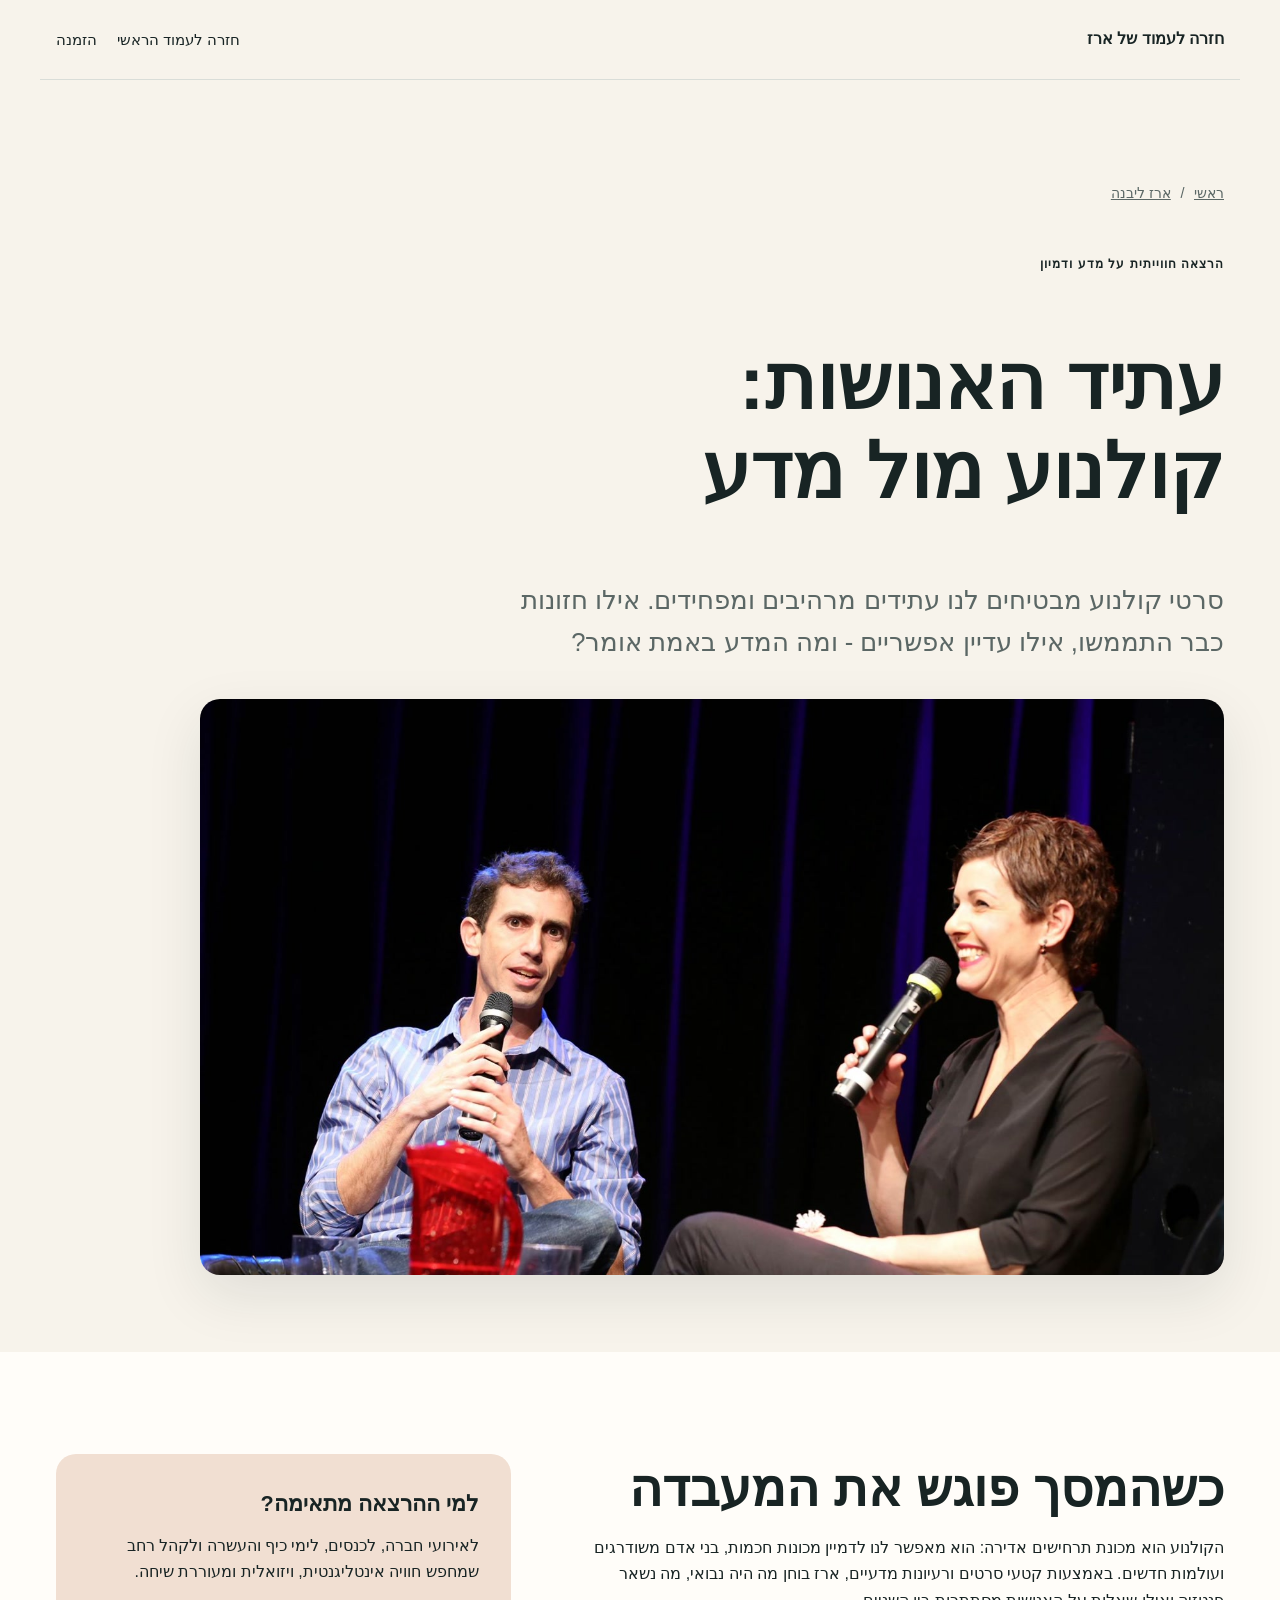
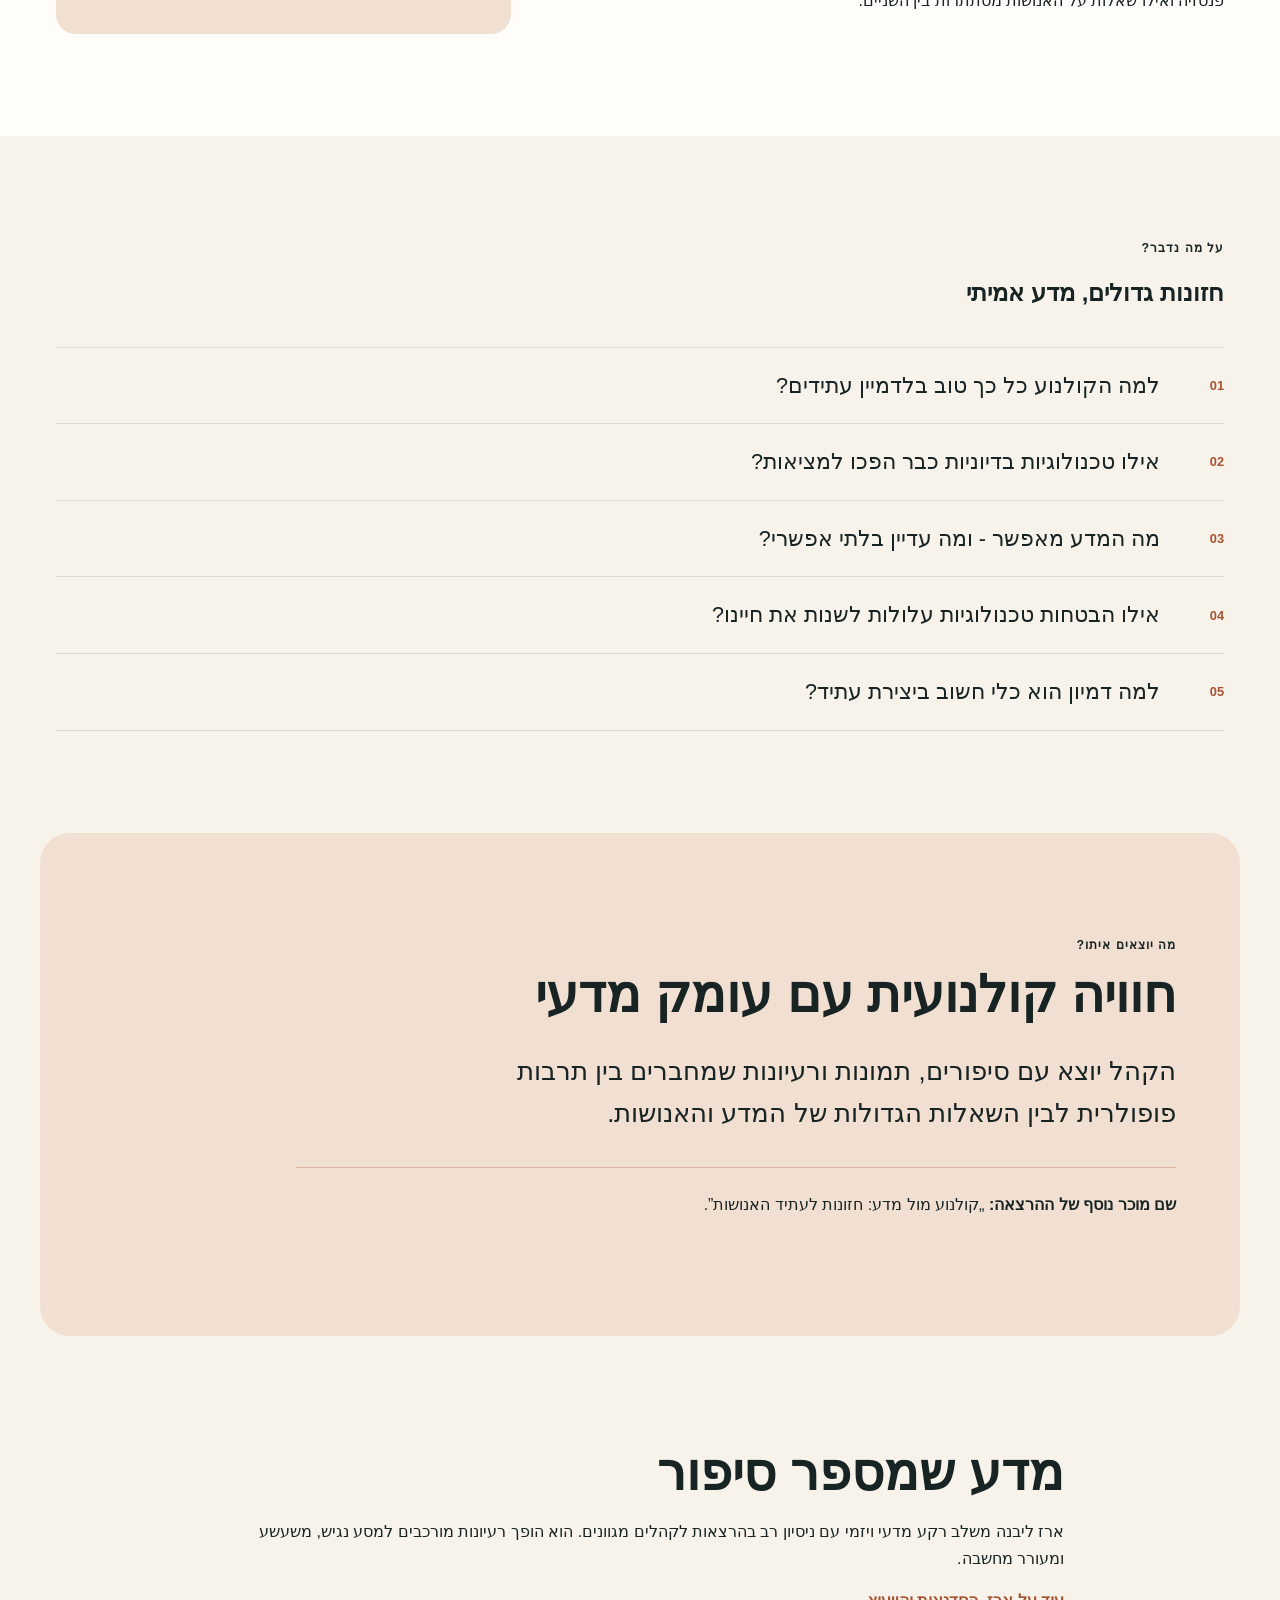
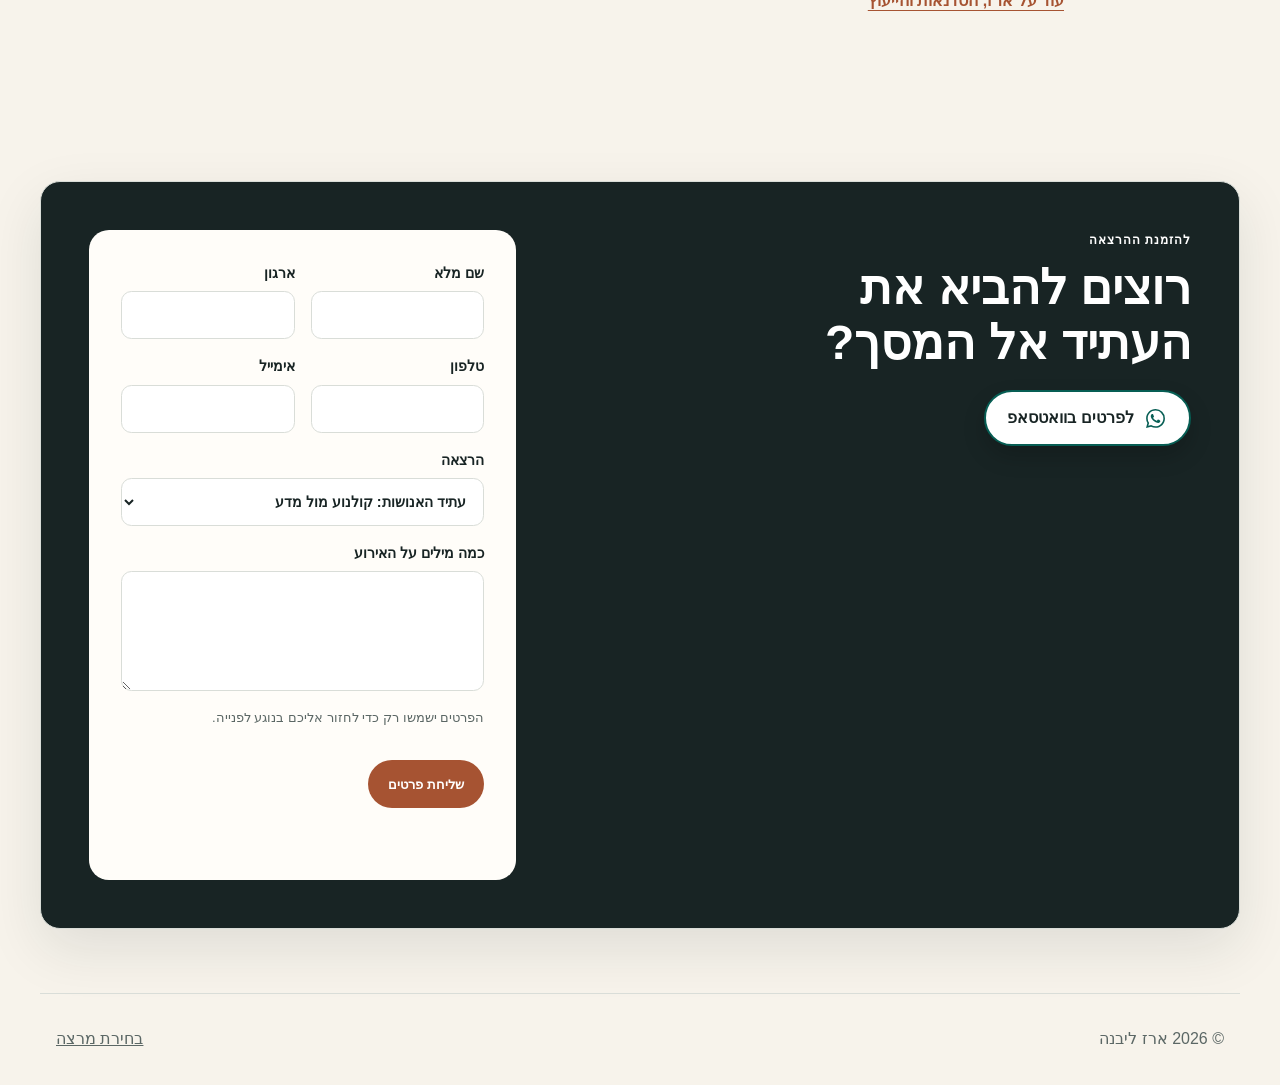
<file: erez-livneh/cinema-vs-science/index.html>
<!doctype html>
<html lang="he" dir="rtl">
<head><meta charset="utf-8"><meta name="viewport" content="width=device-width, initial-scale=1"><title>עתיד האנושות: קולנוע מול מדע - ארז ליבנה</title><meta name="description" content="עתיד האנושות: קולנוע מול מדע - הרצאה חווייתית של ארז ליבנה שמעמידה את חזונות הקולנוע מול טכנולוגיות, מדע ואפשרויות אמיתיות."><link rel="canonical" href="https://www.livnehtalks.co.il/erez-livneh/cinema-vs-science/"><meta property="og:title" content="עתיד האנושות: קולנוע מול מדע - ארז ליבנה"><meta property="og:description" content="אילו חזונות קולנועיים כבר התממשו, מה נשאר פנטזיה ומה המדע באמת מאפשר?"><meta property="og:url" content="https://www.livnehtalks.co.il/erez-livneh/cinema-vs-science/"><meta property="og:image" content="https://www.livnehtalks.co.il/assets/images/erez/erez-livneh-portrait.webp"><meta property="og:type" content="website"><meta property="og:locale" content="he_IL"><meta property="og:site_name" content="רון ליבנה וארז ליבנה"><link rel="stylesheet" href="/assets/css/styles.css"><script src="/assets/js/site.js" defer></script><script src="/assets/js/forms.js" defer></script><script type="application/ld+json">{"@context":"https://schema.org","@graph":[{"@type":"Service","name":"עתיד האנושות: קולנוע מול מדע","description":"הרצאה חווייתית שמעמידה חזונות קולנועיים מול מדע וטכנולוגיה אמיתיים.","url":"https://www.livnehtalks.co.il/erez-livneh/cinema-vs-science/","serviceType":"הרצאה","areaServed":"ישראל","provider":{"@type":"Person","@id":"https://www.livnehtalks.co.il/erez-livneh/#person","name":"ארז ליבנה","url":"https://www.livnehtalks.co.il/erez-livneh/"}},{"@type":"BreadcrumbList","itemListElement":[{"@type":"ListItem","position":1,"name":"עמוד ראשי","item":"https://www.livnehtalks.co.il/"},{"@type":"ListItem","position":2,"name":"ארז ליבנה","item":"https://www.livnehtalks.co.il/erez-livneh/"},{"@type":"ListItem","position":3,"name":"עתיד האנושות: קולנוע מול מדע","item":"https://www.livnehtalks.co.il/erez-livneh/cinema-vs-science/"}]}]}</script></head>
<body class="speaker-erez lecture-page">
  <a class="skip-link" href="#main">דלגו לתוכן</a>
  <header class="site-header"><a class="site-brand" href="/erez-livneh/">חזרה לעמוד של ארז</a><nav class="site-nav" aria-label="ניווט"><a href="/">חזרה לעמוד הראשי</a><a href="#contact">הזמנה</a></nav></header>
  <main id="main">
    <section class="section lecture-hero"><nav class="breadcrumbs" aria-label="פירורי לחם"><a href="/">ראשי</a><span>/</span><a href="/erez-livneh/">ארז ליבנה</a></nav><p class="eyebrow">הרצאה חווייתית על מדע ודמיון</p><h1>עתיד האנושות: קולנוע מול מדע</h1><p class="lead">סרטי קולנוע מבטיחים לנו עתידים מרהיבים ומפחידים. אילו חזונות כבר התממשו, אילו עדיין אפשריים - ומה המדע באמת אומר?</p><figure class="lecture-hero__media"><img src="/assets/images/lectures/cinema-vs-science.jpg" alt="ארז ליבנה בשיחה על במה" width="1600" height="1067"></figure></section>
    <section class="section section--paper lecture-layout"><div><h2>כשהמסך פוגש את המעבדה</h2><p>הקולנוע הוא מכונת תרחישים אדירה: הוא מאפשר לנו לדמיין מכונות חכמות, בני אדם משודרגים ועולמות חדשים. באמצעות קטעי סרטים ורעיונות מדעיים, ארז בוחן מה היה נבואי, מה נשאר פנטזיה ואילו שאלות על האנושות מסתתרות בין השניים.</p></div><aside class="audience-card"><h2>למי ההרצאה מתאימה?</h2><p>לאירועי חברה, לכנסים, לימי כיף והעשרה ולקהל רחב שמחפש חוויה אינטליגנטית, ויזואלית ומעוררת שיחה.</p></aside></section>
    <section class="section"><p class="eyebrow">על מה נדבר?</p><h2>חזונות גדולים, מדע אמיתי</h2><ul class="topic-list"><li><span>01</span>למה הקולנוע כל כך טוב בלדמיין עתידים?</li><li><span>02</span>אילו טכנולוגיות בדיוניות כבר הפכו למציאות?</li><li><span>03</span>מה המדע מאפשר - ומה עדיין בלתי אפשרי?</li><li><span>04</span>אילו הבטחות טכנולוגיות עלולות לשנות את חיינו?</li><li><span>05</span>למה דמיון הוא כלי חשוב ביצירת עתיד?</li></ul></section>
    <section class="section takeaway"><p class="eyebrow">מה יוצאים איתו?</p><h2>חוויה קולנועית עם עומק מדעי</h2><p class="lead">הקהל יוצא עם סיפורים, תמונות ורעיונות שמחברים בין תרבות פופולרית לבין השאלות הגדולות של המדע והאנושות.</p><p class="former-names"><strong>שם מוכר נוסף של ההרצאה:</strong> „קולנוע מול מדע: חזונות לעתיד האנושות”.</p></section>
    <section class="section credibility-block"><h2>מדע שמספר סיפור</h2><p>ארז ליבנה משלב רקע מדעי ויזמי עם ניסיון רב בהרצאות לקהלים מגוונים. הוא הופך רעיונות מורכבים למסע נגיש, משעשע ומעורר מחשבה.</p><a class="text-link" href="/erez-livneh/">עוד על ארז, הסדנאות והייעוץ</a></section>
    <section id="contact" class="section contact-panel" data-speaker="erez" data-lecture="עתיד האנושות: קולנוע מול מדע"><div class="contact-panel__intro"><p class="eyebrow">להזמנת ההרצאה</p><h2>רוצים להביא את העתיד אל המסך?</h2><a class="button whatsapp-button" href="https://wa.me/972503834022?text=היי%20ארז,%20אשמח%20לקבל%20פרטים%20על%20ההרצאה%20עתיד%20האנושות:%20קולנוע%20מול%20מדע">לפרטים בוואטסאפ</a></div><form class="contact-form" action="https://formspree.io/f/xdegyaql" method="post" data-contact-form data-speaker="erez" data-endpoint-status="ready"><fieldset><div class="form-grid"><label>שם מלא<input name="name" autocomplete="name" required></label><label>ארגון<input name="organization" autocomplete="organization" required></label><label>טלפון<input name="phone" type="tel" autocomplete="tel" required></label><label>אימייל<input name="email" type="email" autocomplete="email" required></label></div><label>הרצאה<select name="service" required><option selected>עתיד האנושות: קולנוע מול מדע</option></select></label><label>כמה מילים על האירוע<textarea name="message" rows="4" required></textarea></label><label class="honeypot" aria-hidden="true">נא להשאיר ריק<input name="_gotcha" tabindex="-1" autocomplete="off"></label><p class="form-consent">הפרטים ישמשו רק כדי לחזור אליכם בנוגע לפנייה.</p><button class="button" type="submit">שליחת פרטים</button><p class="form-status" data-form-status role="status" aria-live="polite"></p></fieldset></form></section>
  </main><footer class="site-footer"><span>© <span data-current-year>2026</span> ארז ליבנה</span><a href="/">בחירת מרצה</a></footer>
</body></html>
</file>
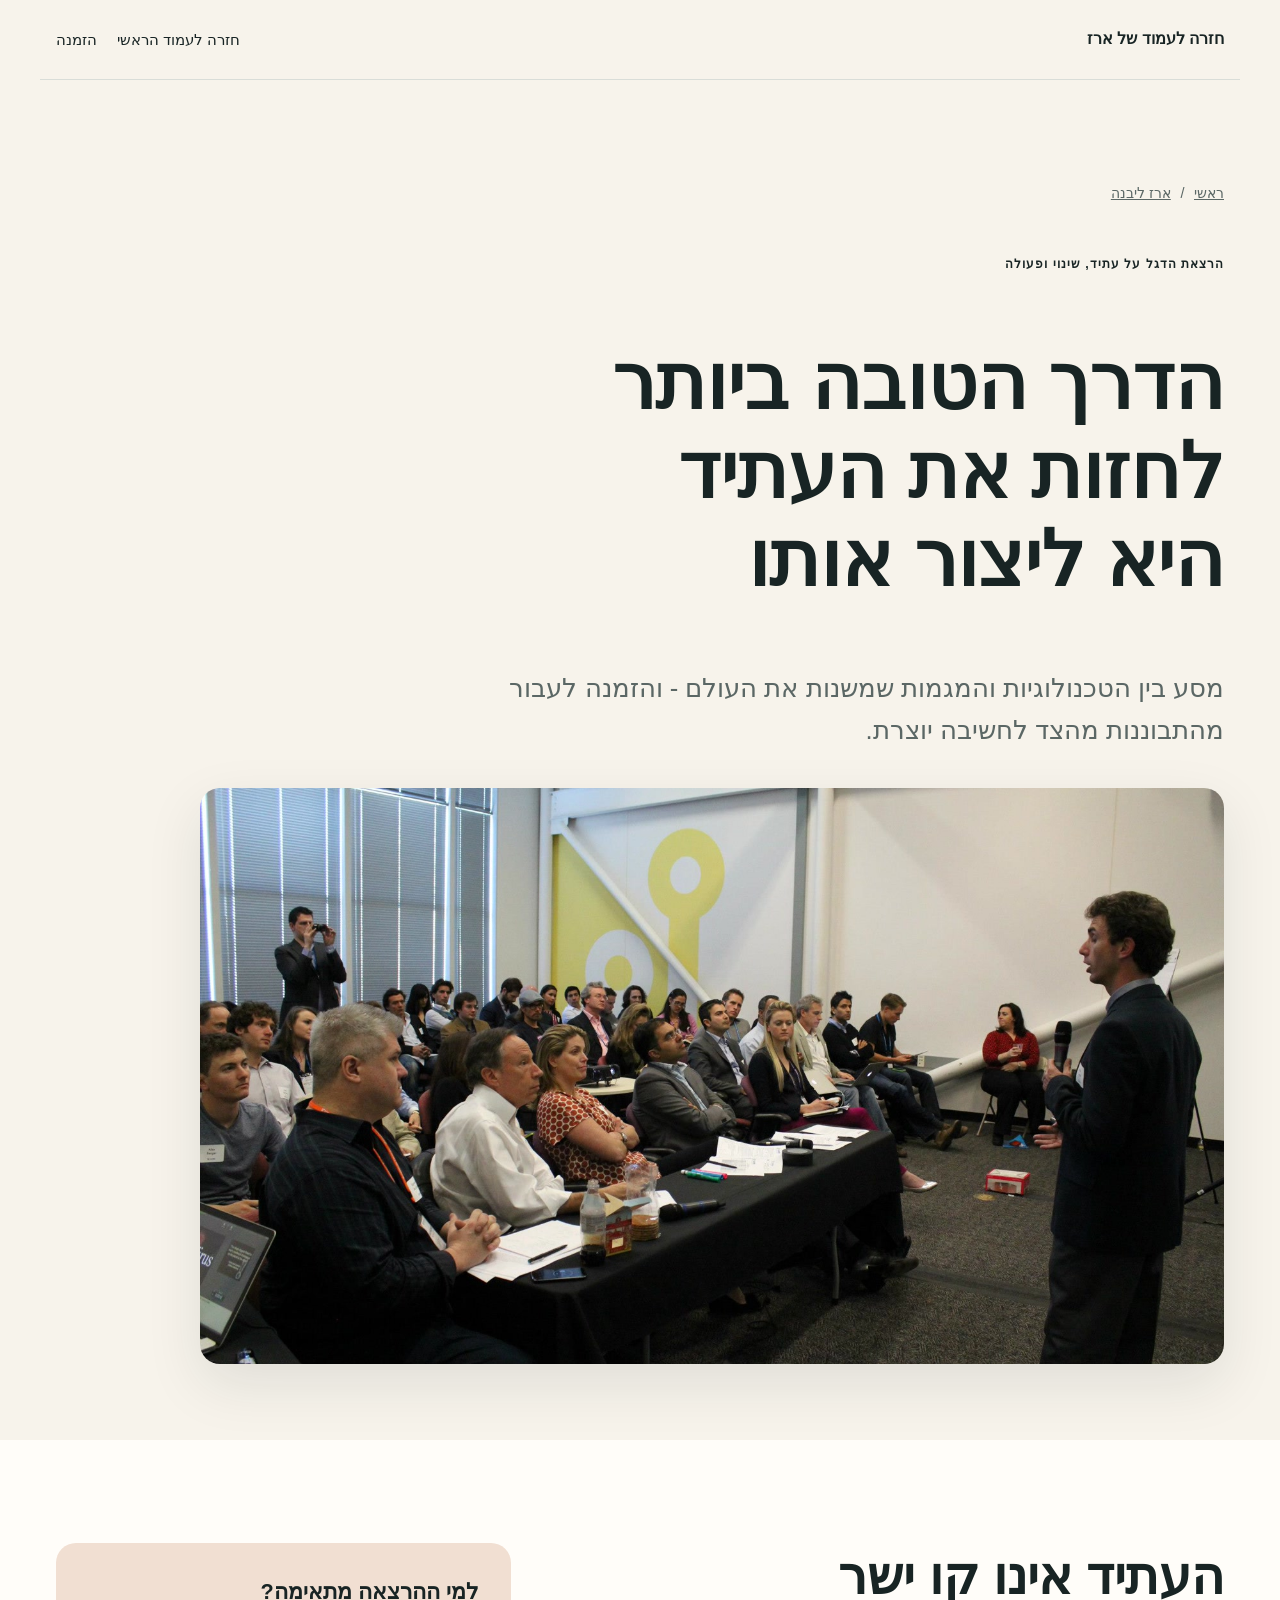
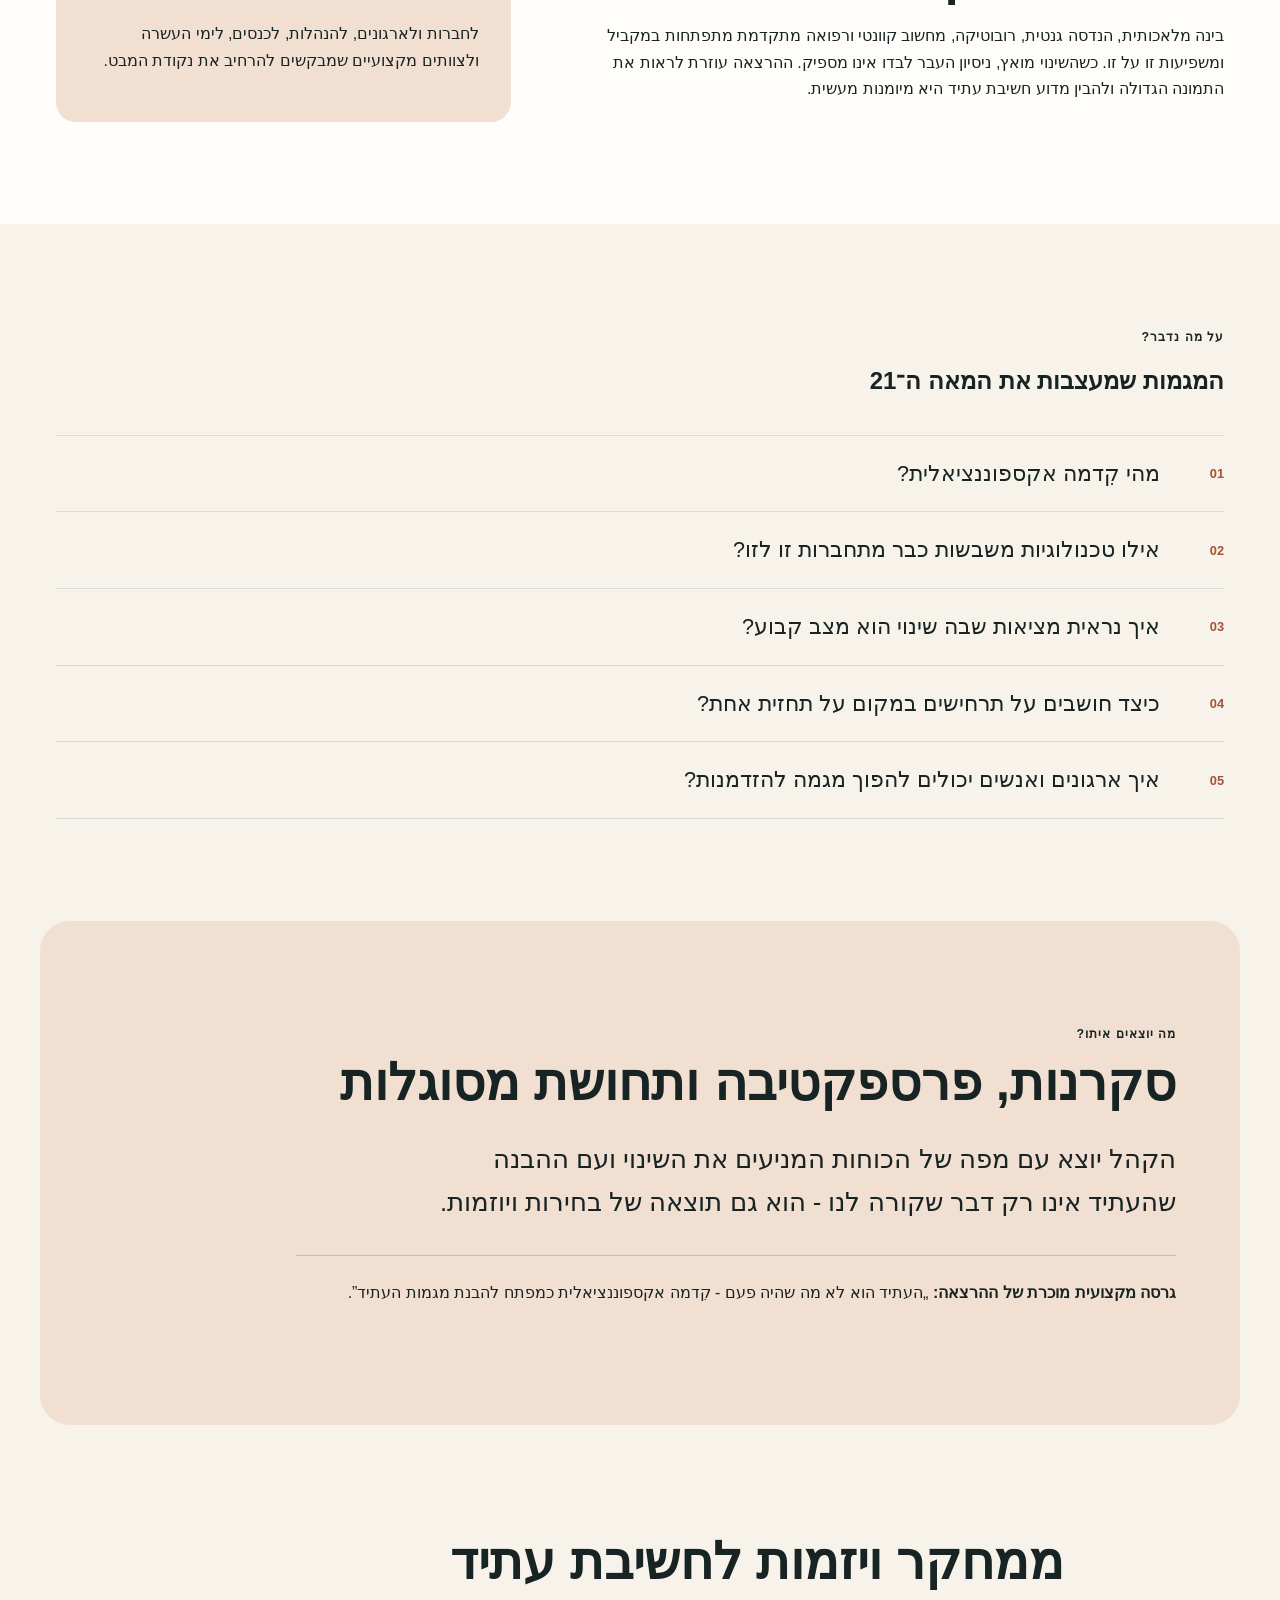
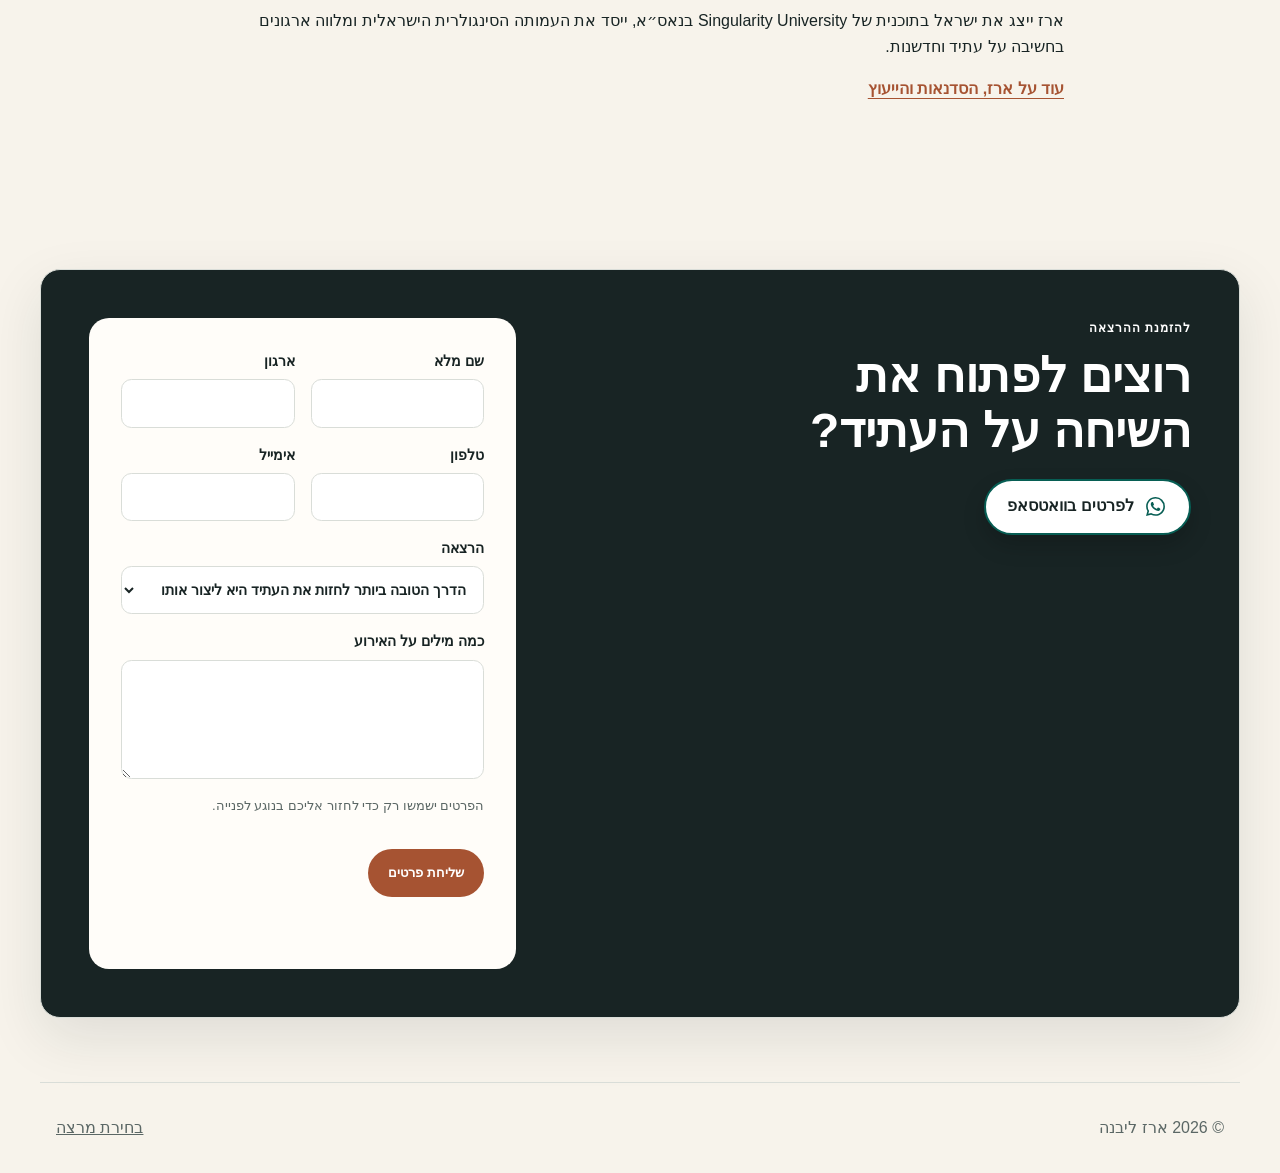
<file: erez-livneh/create-the-future/index.html>
<!doctype html>
<html lang="he" dir="rtl">
<head><meta charset="utf-8"><meta name="viewport" content="width=device-width, initial-scale=1"><title>הדרך הטובה ביותר לחזות את העתיד היא ליצור אותו - ארז ליבנה</title><meta name="description" content="הדרך הטובה ביותר לחזות את העתיד היא ליצור אותו - הרצאת הדגל של ארז ליבנה על שינוי מואץ, טכנולוגיות משבשות וחשיבת עתיד."><link rel="canonical" href="https://www.livnehtalks.co.il/erez-livneh/create-the-future/"><meta property="og:title" content="הדרך הטובה ביותר לחזות את העתיד היא ליצור אותו - ארז ליבנה"><meta property="og:description" content="מפת הכוחות שמעצבים את העתיד והזמנה להפוך אי־ודאות למרחב של פעולה."><meta property="og:url" content="https://www.livnehtalks.co.il/erez-livneh/create-the-future/"><meta property="og:image" content="https://www.livnehtalks.co.il/assets/images/erez/erez-livneh-portrait.webp"><meta property="og:type" content="website"><meta property="og:locale" content="he_IL"><meta property="og:site_name" content="רון ליבנה וארז ליבנה"><link rel="stylesheet" href="/assets/css/styles.css"><script src="/assets/js/site.js" defer></script><script src="/assets/js/forms.js" defer></script><script type="application/ld+json">{"@context":"https://schema.org","@graph":[{"@type":"Service","name":"הדרך הטובה ביותר לחזות את העתיד היא ליצור אותו","description":"הרצאה על שינוי מואץ, טכנולוגיות משבשות וחשיבת עתיד.","url":"https://www.livnehtalks.co.il/erez-livneh/create-the-future/","serviceType":"הרצאה","areaServed":"ישראל","provider":{"@type":"Person","@id":"https://www.livnehtalks.co.il/erez-livneh/#person","name":"ארז ליבנה","url":"https://www.livnehtalks.co.il/erez-livneh/"}},{"@type":"BreadcrumbList","itemListElement":[{"@type":"ListItem","position":1,"name":"עמוד ראשי","item":"https://www.livnehtalks.co.il/"},{"@type":"ListItem","position":2,"name":"ארז ליבנה","item":"https://www.livnehtalks.co.il/erez-livneh/"},{"@type":"ListItem","position":3,"name":"הדרך הטובה ביותר לחזות את העתיד היא ליצור אותו","item":"https://www.livnehtalks.co.il/erez-livneh/create-the-future/"}]}]}</script></head>
<body class="speaker-erez lecture-page">
  <a class="skip-link" href="#main">דלגו לתוכן</a>
  <header class="site-header"><a class="site-brand" href="/erez-livneh/">חזרה לעמוד של ארז</a><nav class="site-nav" aria-label="ניווט"><a href="/">חזרה לעמוד הראשי</a><a href="#contact">הזמנה</a></nav></header>
  <main id="main">
    <section class="section lecture-hero"><nav class="breadcrumbs" aria-label="פירורי לחם"><a href="/">ראשי</a><span>/</span><a href="/erez-livneh/">ארז ליבנה</a></nav><p class="eyebrow">הרצאת הדגל על עתיד, שינוי ופעולה</p><h1>הדרך הטובה ביותר לחזות את העתיד היא ליצור אותו</h1><p class="lead">מסע בין הטכנולוגיות והמגמות שמשנות את העולם - והזמנה לעבור מהתבוננות מהצד לחשיבה יוצרת.</p><figure class="lecture-hero__media"><img src="/assets/images/lectures/create-the-future.jpg" alt="ארז ליבנה מרצה מול קהל" width="1600" height="1067"></figure></section>
    <section class="section section--paper lecture-layout"><div><h2>העתיד אינו קו ישר</h2><p>בינה מלאכותית, הנדסה גנטית, רובוטיקה, מחשוב קוונטי ורפואה מתקדמת מתפתחות במקביל ומשפיעות זו על זו. כשהשינוי מואץ, ניסיון העבר לבדו אינו מספיק. ההרצאה עוזרת לראות את התמונה הגדולה ולהבין מדוע חשיבת עתיד היא מיומנות מעשית.</p></div><aside class="audience-card"><h2>למי ההרצאה מתאימה?</h2><p>לחברות ולארגונים, להנהלות, לכנסים, לימי העשרה ולצוותים מקצועיים שמבקשים להרחיב את נקודת המבט.</p></aside></section>
    <section class="section"><p class="eyebrow">על מה נדבר?</p><h2>המגמות שמעצבות את המאה ה־21</h2><ul class="topic-list"><li><span>01</span>מהי קִדמה אקספוננציאלית?</li><li><span>02</span>אילו טכנולוגיות משבשות כבר מתחברות זו לזו?</li><li><span>03</span>איך נראית מציאות שבה שינוי הוא מצב קבוע?</li><li><span>04</span>כיצד חושבים על תרחישים במקום על תחזית אחת?</li><li><span>05</span>איך ארגונים ואנשים יכולים להפוך מגמה להזדמנות?</li></ul></section>
    <section class="section takeaway"><p class="eyebrow">מה יוצאים איתו?</p><h2>סקרנות, פרספקטיבה ותחושת מסוגלות</h2><p class="lead">הקהל יוצא עם מפה של הכוחות המניעים את השינוי ועם ההבנה שהעתיד אינו רק דבר שקורה לנו - הוא גם תוצאה של בחירות ויוזמות.</p><p class="former-names"><strong>גרסה מקצועית מוכרת של ההרצאה:</strong> „העתיד הוא לא מה שהיה פעם - קִדמה אקספוננציאלית כמפתח להבנת מגמות העתיד”.</p></section>
    <section class="section credibility-block"><h2>ממחקר ויזמות לחשיבת עתיד</h2><p>ארז ייצג את ישראל בתוכנית של Singularity University בנאס״א, ייסד את העמותה הסינגולרית הישראלית ומלווה ארגונים בחשיבה על עתיד וחדשנות.</p><a class="text-link" href="/erez-livneh/">עוד על ארז, הסדנאות והייעוץ</a></section>
    <section id="contact" class="section contact-panel" data-speaker="erez" data-lecture="הדרך הטובה ביותר לחזות את העתיד היא ליצור אותו"><div class="contact-panel__intro"><p class="eyebrow">להזמנת ההרצאה</p><h2>רוצים לפתוח את השיחה על העתיד?</h2><a class="button whatsapp-button" href="https://wa.me/972503834022?text=היי%20ארז,%20אשמח%20לקבל%20פרטים%20על%20ההרצאה%20הדרך%20הטובה%20ביותר%20לחזות%20את%20העתיד%20היא%20ליצור%20אותו">לפרטים בוואטסאפ</a></div><form class="contact-form" action="https://formspree.io/f/xdegyaql" method="post" data-contact-form data-speaker="erez" data-endpoint-status="ready"><fieldset><div class="form-grid"><label>שם מלא<input name="name" autocomplete="name" required></label><label>ארגון<input name="organization" autocomplete="organization" required></label><label>טלפון<input name="phone" type="tel" autocomplete="tel" required></label><label>אימייל<input name="email" type="email" autocomplete="email" required></label></div><label>הרצאה<select name="service" required><option selected>הדרך הטובה ביותר לחזות את העתיד היא ליצור אותו</option></select></label><label>כמה מילים על האירוע<textarea name="message" rows="4" required></textarea></label><label class="honeypot" aria-hidden="true">נא להשאיר ריק<input name="_gotcha" tabindex="-1" autocomplete="off"></label><p class="form-consent">הפרטים ישמשו רק כדי לחזור אליכם בנוגע לפנייה.</p><button class="button" type="submit">שליחת פרטים</button><p class="form-status" data-form-status role="status" aria-live="polite"></p></fieldset></form></section>
  </main><footer class="site-footer"><span>© <span data-current-year>2026</span> ארז ליבנה</span><a href="/">בחירת מרצה</a></footer>
</body></html>
</file>
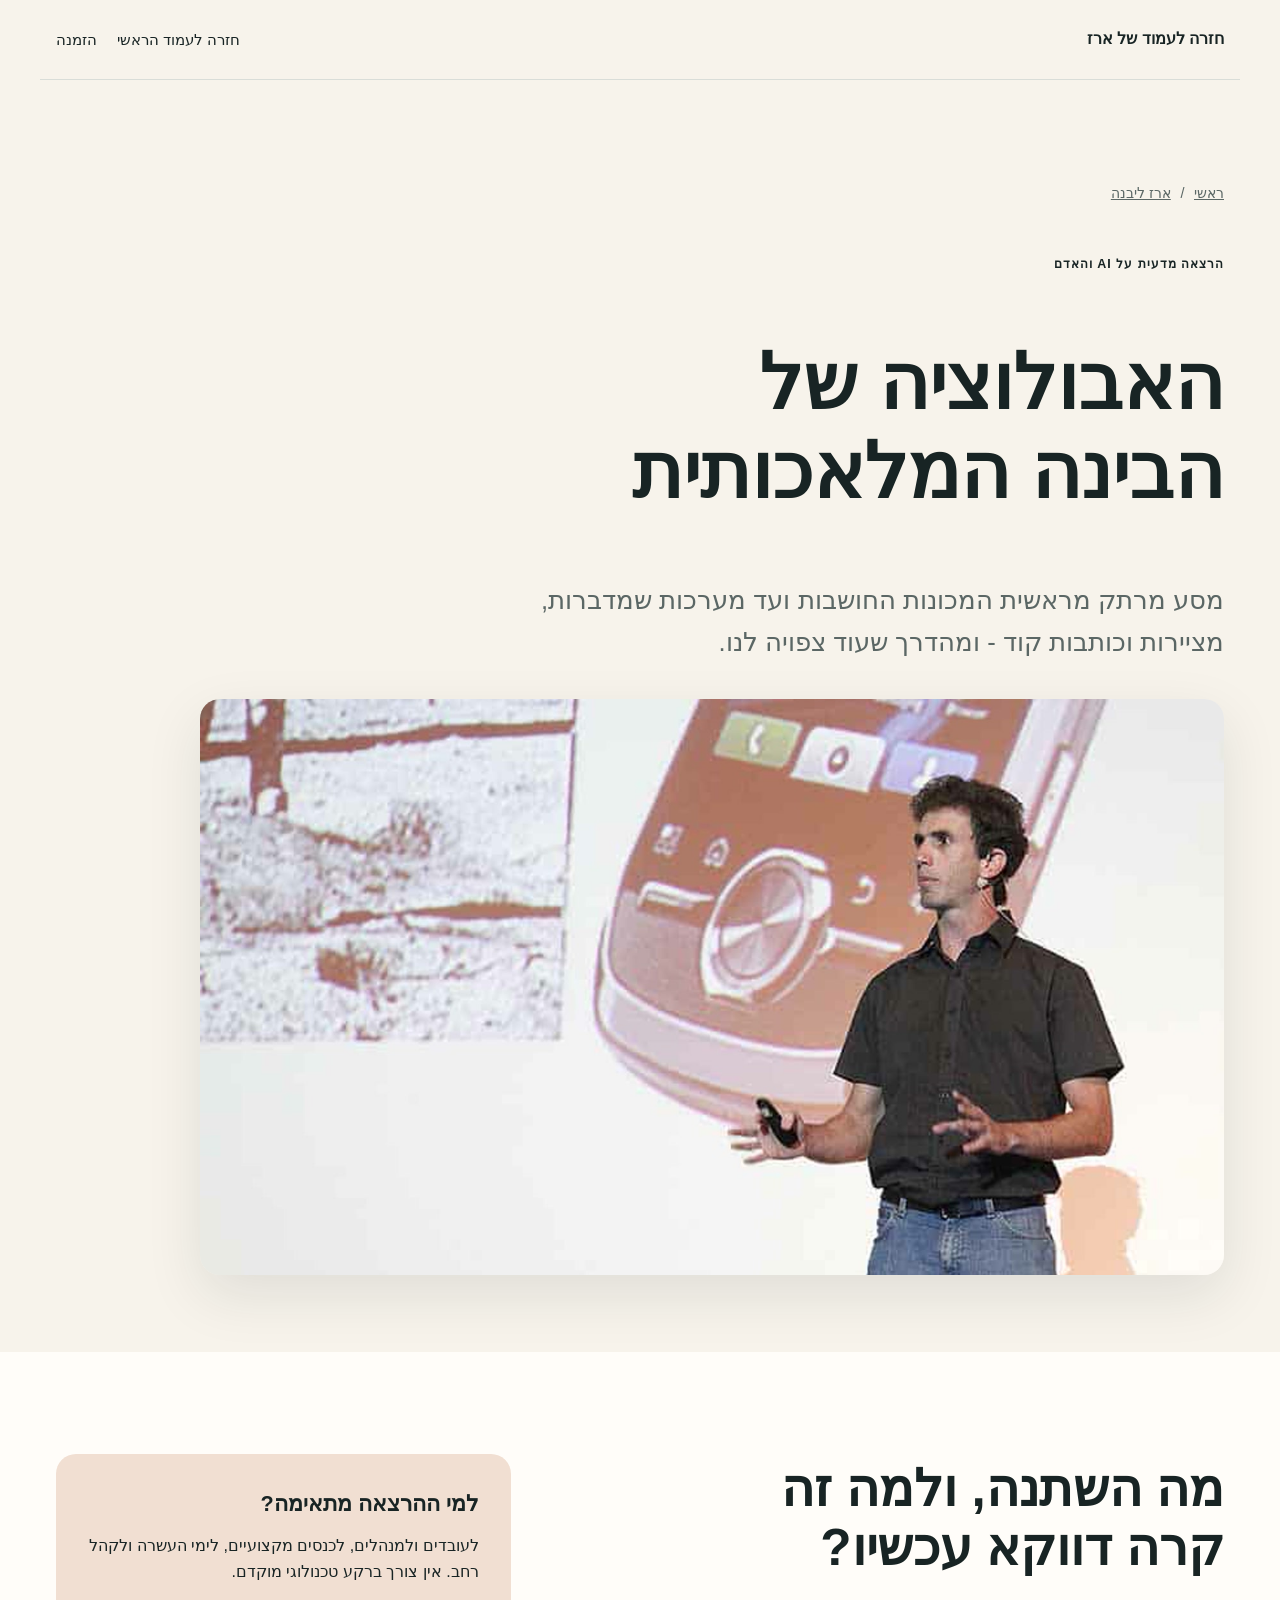
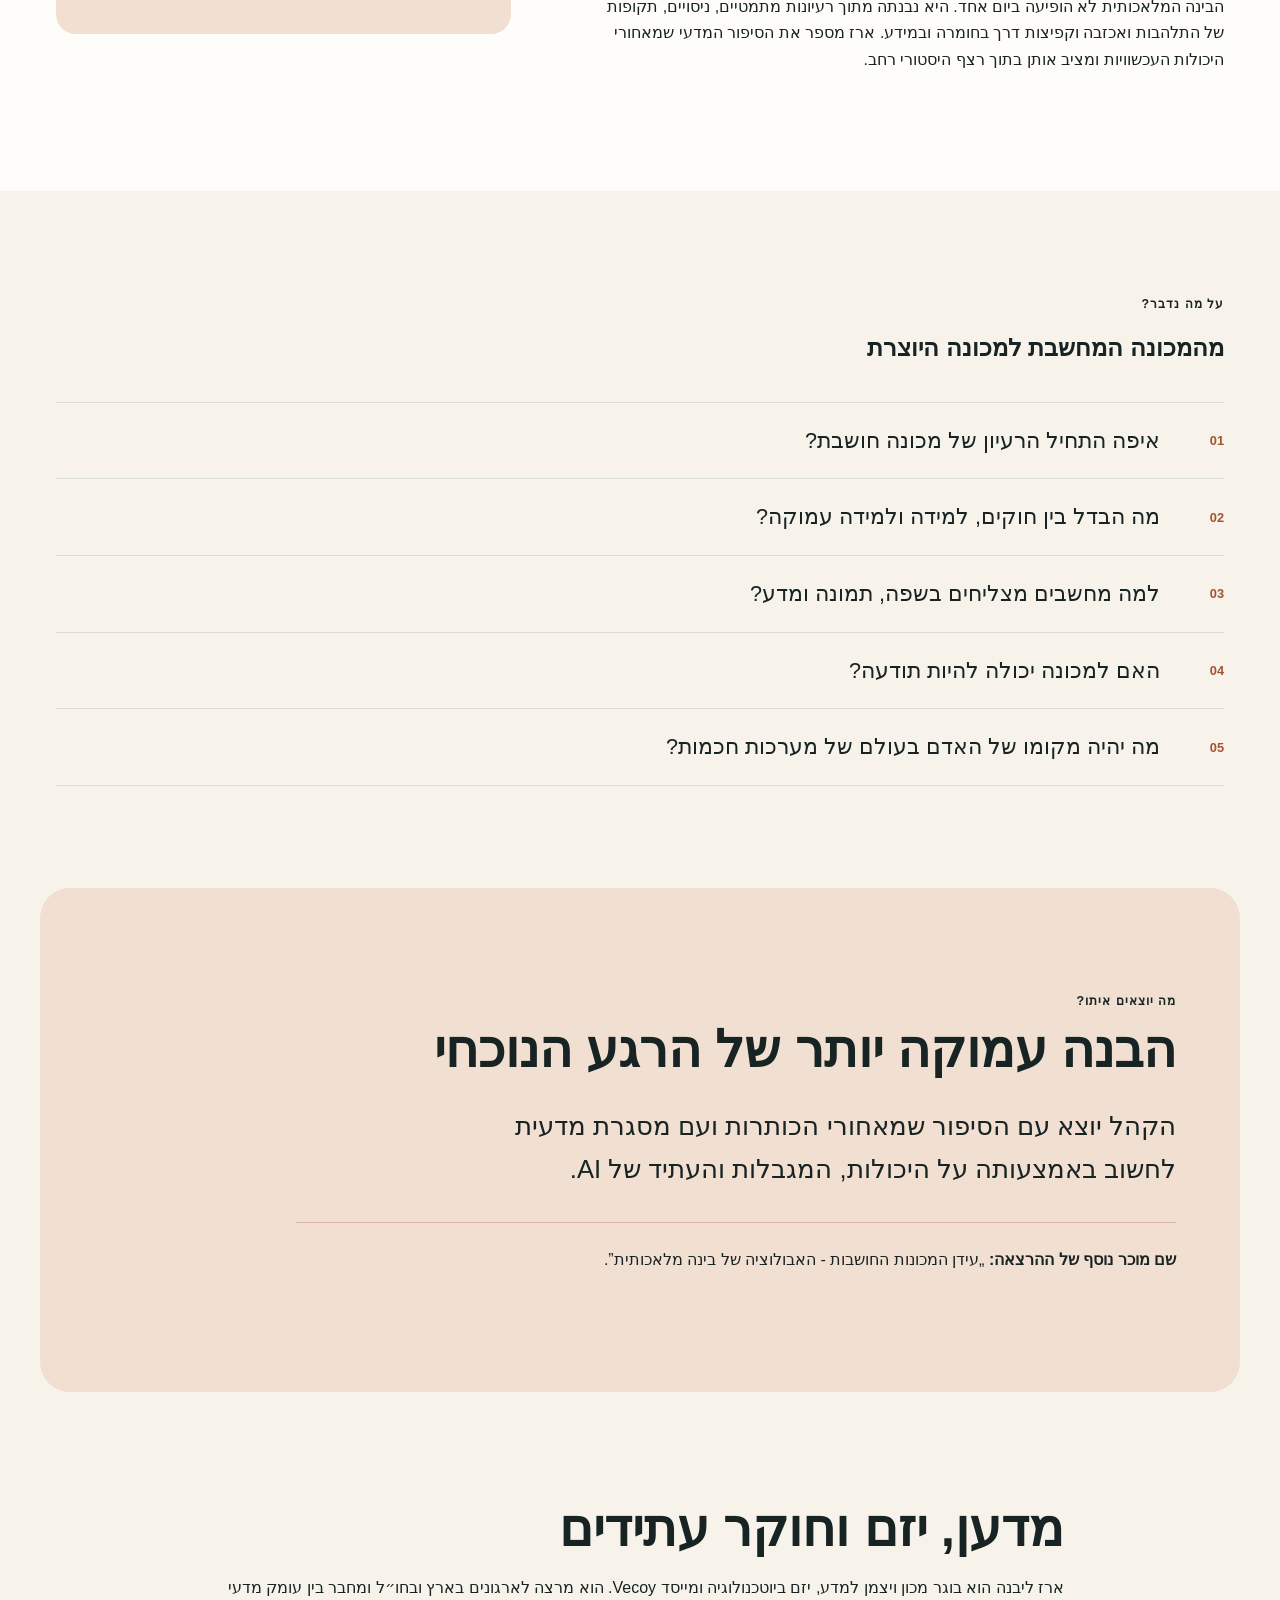
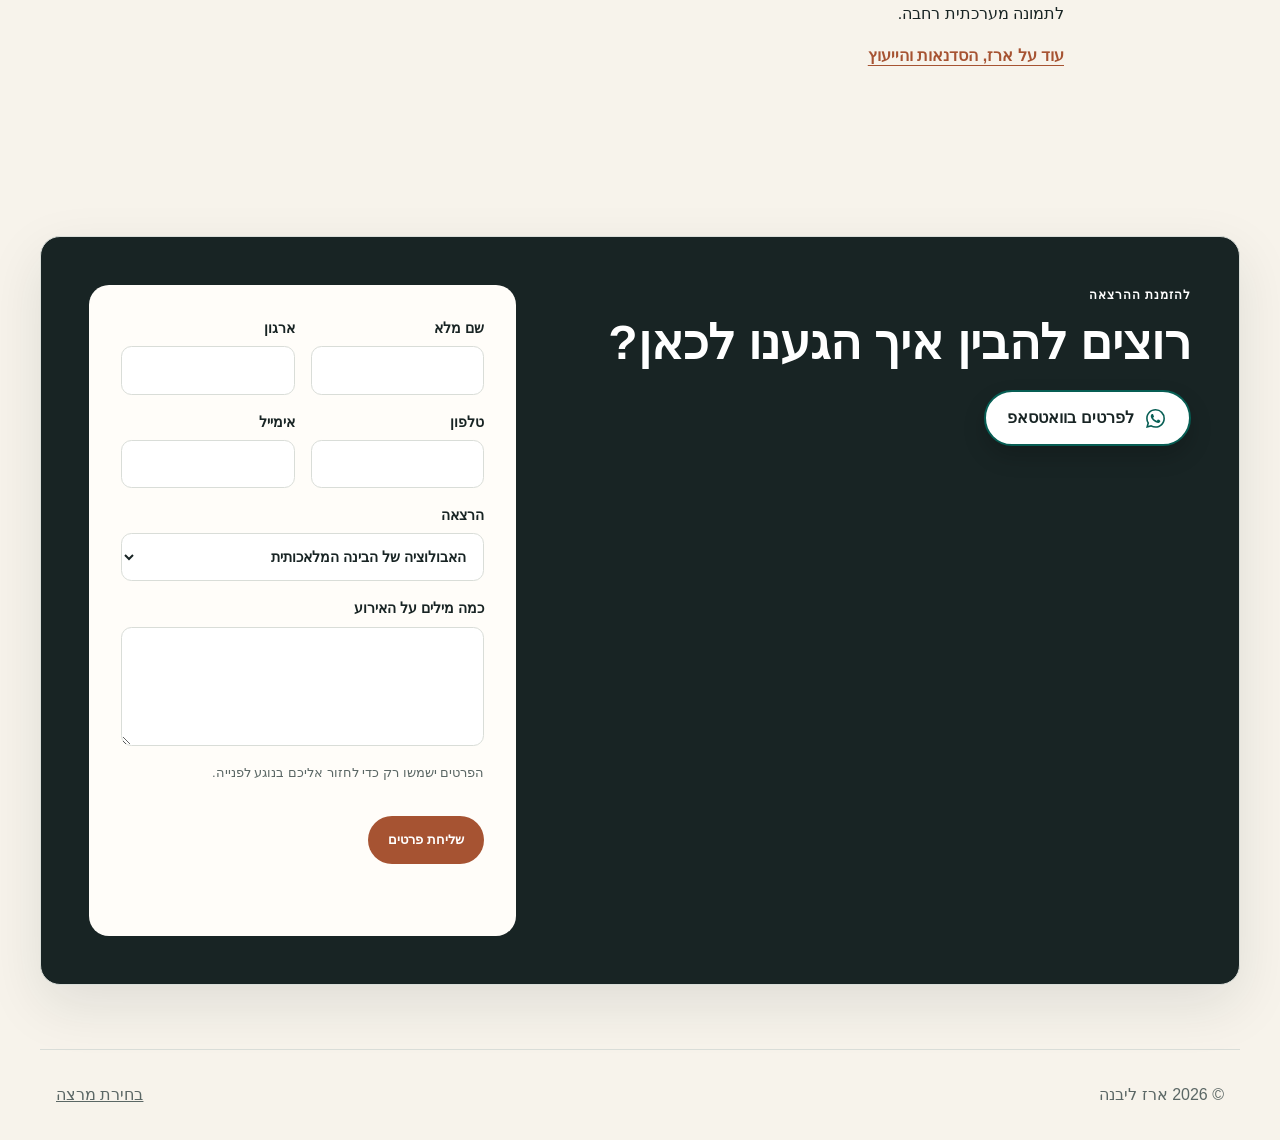
<file: erez-livneh/evolution-of-ai/index.html>
<!doctype html>
<html lang="he" dir="rtl">
<head><meta charset="utf-8"><meta name="viewport" content="width=device-width, initial-scale=1"><title>האבולוציה של הבינה המלאכותית - ארז ליבנה</title><meta name="description" content="האבולוציה של הבינה המלאכותית - הרצאה של ארז ליבנה על ההיסטוריה המדעית של AI, מכונות חושבות ומקומו של האדם בעולם החדש."><link rel="canonical" href="https://www.livnehtalks.co.il/erez-livneh/evolution-of-ai/"><meta property="og:title" content="האבולוציה של הבינה המלאכותית - ארז ליבנה"><meta property="og:description" content="מסע מראשית המכונות החושבות ועד מערכות AI שמדברות, יוצרות וכותבות קוד."><meta property="og:url" content="https://www.livnehtalks.co.il/erez-livneh/evolution-of-ai/"><meta property="og:image" content="https://www.livnehtalks.co.il/assets/images/erez/erez-livneh-portrait.webp"><meta property="og:type" content="website"><meta property="og:locale" content="he_IL"><meta property="og:site_name" content="רון ליבנה וארז ליבנה"><link rel="stylesheet" href="/assets/css/styles.css"><script src="/assets/js/site.js" defer></script><script src="/assets/js/forms.js" defer></script><script type="application/ld+json">{"@context":"https://schema.org","@graph":[{"@type":"Service","name":"האבולוציה של הבינה המלאכותית","description":"הרצאה על ההיסטוריה המדעית של AI ומקומו של האדם בעולם החדש.","url":"https://www.livnehtalks.co.il/erez-livneh/evolution-of-ai/","serviceType":"הרצאה","areaServed":"ישראל","provider":{"@type":"Person","@id":"https://www.livnehtalks.co.il/erez-livneh/#person","name":"ארז ליבנה","url":"https://www.livnehtalks.co.il/erez-livneh/"}},{"@type":"BreadcrumbList","itemListElement":[{"@type":"ListItem","position":1,"name":"עמוד ראשי","item":"https://www.livnehtalks.co.il/"},{"@type":"ListItem","position":2,"name":"ארז ליבנה","item":"https://www.livnehtalks.co.il/erez-livneh/"},{"@type":"ListItem","position":3,"name":"האבולוציה של הבינה המלאכותית","item":"https://www.livnehtalks.co.il/erez-livneh/evolution-of-ai/"}]}]}</script></head>
<body class="speaker-erez lecture-page">
  <a class="skip-link" href="#main">דלגו לתוכן</a>
  <header class="site-header"><a class="site-brand" href="/erez-livneh/">חזרה לעמוד של ארז</a><nav class="site-nav" aria-label="ניווט"><a href="/">חזרה לעמוד הראשי</a><a href="#contact">הזמנה</a></nav></header>
  <main id="main">
    <section class="section lecture-hero"><nav class="breadcrumbs" aria-label="פירורי לחם"><a href="/">ראשי</a><span>/</span><a href="/erez-livneh/">ארז ליבנה</a></nav><p class="eyebrow">הרצאה מדעית על AI והאדם</p><h1>האבולוציה של הבינה המלאכותית</h1><p class="lead">מסע מרתק מראשית המכונות החושבות ועד מערכות שמדברות, מציירות וכותבות קוד - ומהדרך שעוד צפויה לנו.</p><figure class="lecture-hero__media"><img src="/assets/images/lectures/ai-evolution.jpg" alt="ארז ליבנה מרצה על התפתחות הטכנולוגיה" width="1600" height="1067"></figure></section>
    <section class="section section--paper lecture-layout"><div><h2>מה השתנה, ולמה זה קרה דווקא עכשיו?</h2><p>הבינה המלאכותית לא הופיעה ביום אחד. היא נבנתה מתוך רעיונות מתמטיים, ניסויים, תקופות של התלהבות ואכזבה וקפיצות דרך בחומרה ובמידע. ארז מספר את הסיפור המדעי שמאחורי היכולות העכשוויות ומציב אותן בתוך רצף היסטורי רחב.</p></div><aside class="audience-card"><h2>למי ההרצאה מתאימה?</h2><p>לעובדים ולמנהלים, לכנסים מקצועיים, לימי העשרה ולקהל רחב. אין צורך ברקע טכנולוגי מוקדם.</p></aside></section>
    <section class="section"><p class="eyebrow">על מה נדבר?</p><h2>מהמכונה המחשבת למכונה היוצרת</h2><ul class="topic-list"><li><span>01</span>איפה התחיל הרעיון של מכונה חושבת?</li><li><span>02</span>מה הבדל בין חוקים, למידה ולמידה עמוקה?</li><li><span>03</span>למה מחשבים מצליחים בשפה, תמונה ומדע?</li><li><span>04</span>האם למכונה יכולה להיות תודעה?</li><li><span>05</span>מה יהיה מקומו של האדם בעולם של מערכות חכמות?</li></ul></section>
    <section class="section takeaway"><p class="eyebrow">מה יוצאים איתו?</p><h2>הבנה עמוקה יותר של הרגע הנוכחי</h2><p class="lead">הקהל יוצא עם הסיפור שמאחורי הכותרות ועם מסגרת מדעית לחשוב באמצעותה על היכולות, המגבלות והעתיד של AI.</p><p class="former-names"><strong>שם מוכר נוסף של ההרצאה:</strong> „עידן המכונות החושבות - האבולוציה של בינה מלאכותית”.</p></section>
    <section class="section credibility-block"><h2>מדען, יזם וחוקר עתידים</h2><p>ארז ליבנה הוא בוגר מכון ויצמן למדע, יזם ביוטכנולוגיה ומייסד Vecoy. הוא מרצה לארגונים בארץ ובחו״ל ומחבר בין עומק מדעי לתמונה מערכתית רחבה.</p><a class="text-link" href="/erez-livneh/">עוד על ארז, הסדנאות והייעוץ</a></section>
    <section id="contact" class="section contact-panel" data-speaker="erez" data-lecture="האבולוציה של הבינה המלאכותית"><div class="contact-panel__intro"><p class="eyebrow">להזמנת ההרצאה</p><h2>רוצים להבין איך הגענו לכאן?</h2><a class="button whatsapp-button" href="https://wa.me/972503834022?text=היי%20ארז,%20אשמח%20לקבל%20פרטים%20על%20ההרצאה%20האבולוציה%20של%20הבינה%20המלאכותית">לפרטים בוואטסאפ</a></div><form class="contact-form" action="https://formspree.io/f/xdegyaql" method="post" data-contact-form data-speaker="erez" data-endpoint-status="ready"><fieldset><div class="form-grid"><label>שם מלא<input name="name" autocomplete="name" required></label><label>ארגון<input name="organization" autocomplete="organization" required></label><label>טלפון<input name="phone" type="tel" autocomplete="tel" required></label><label>אימייל<input name="email" type="email" autocomplete="email" required></label></div><label>הרצאה<select name="service" required><option selected>האבולוציה של הבינה המלאכותית</option></select></label><label>כמה מילים על האירוע<textarea name="message" rows="4" required></textarea></label><label class="honeypot" aria-hidden="true">נא להשאיר ריק<input name="_gotcha" tabindex="-1" autocomplete="off"></label><p class="form-consent">הפרטים ישמשו רק כדי לחזור אליכם בנוגע לפנייה.</p><button class="button" type="submit">שליחת פרטים</button><p class="form-status" data-form-status role="status" aria-live="polite"></p></fieldset></form></section>
  </main><footer class="site-footer"><span>© <span data-current-year>2026</span> ארז ליבנה</span><a href="/">בחירת מרצה</a></footer>
</body></html>
</file>
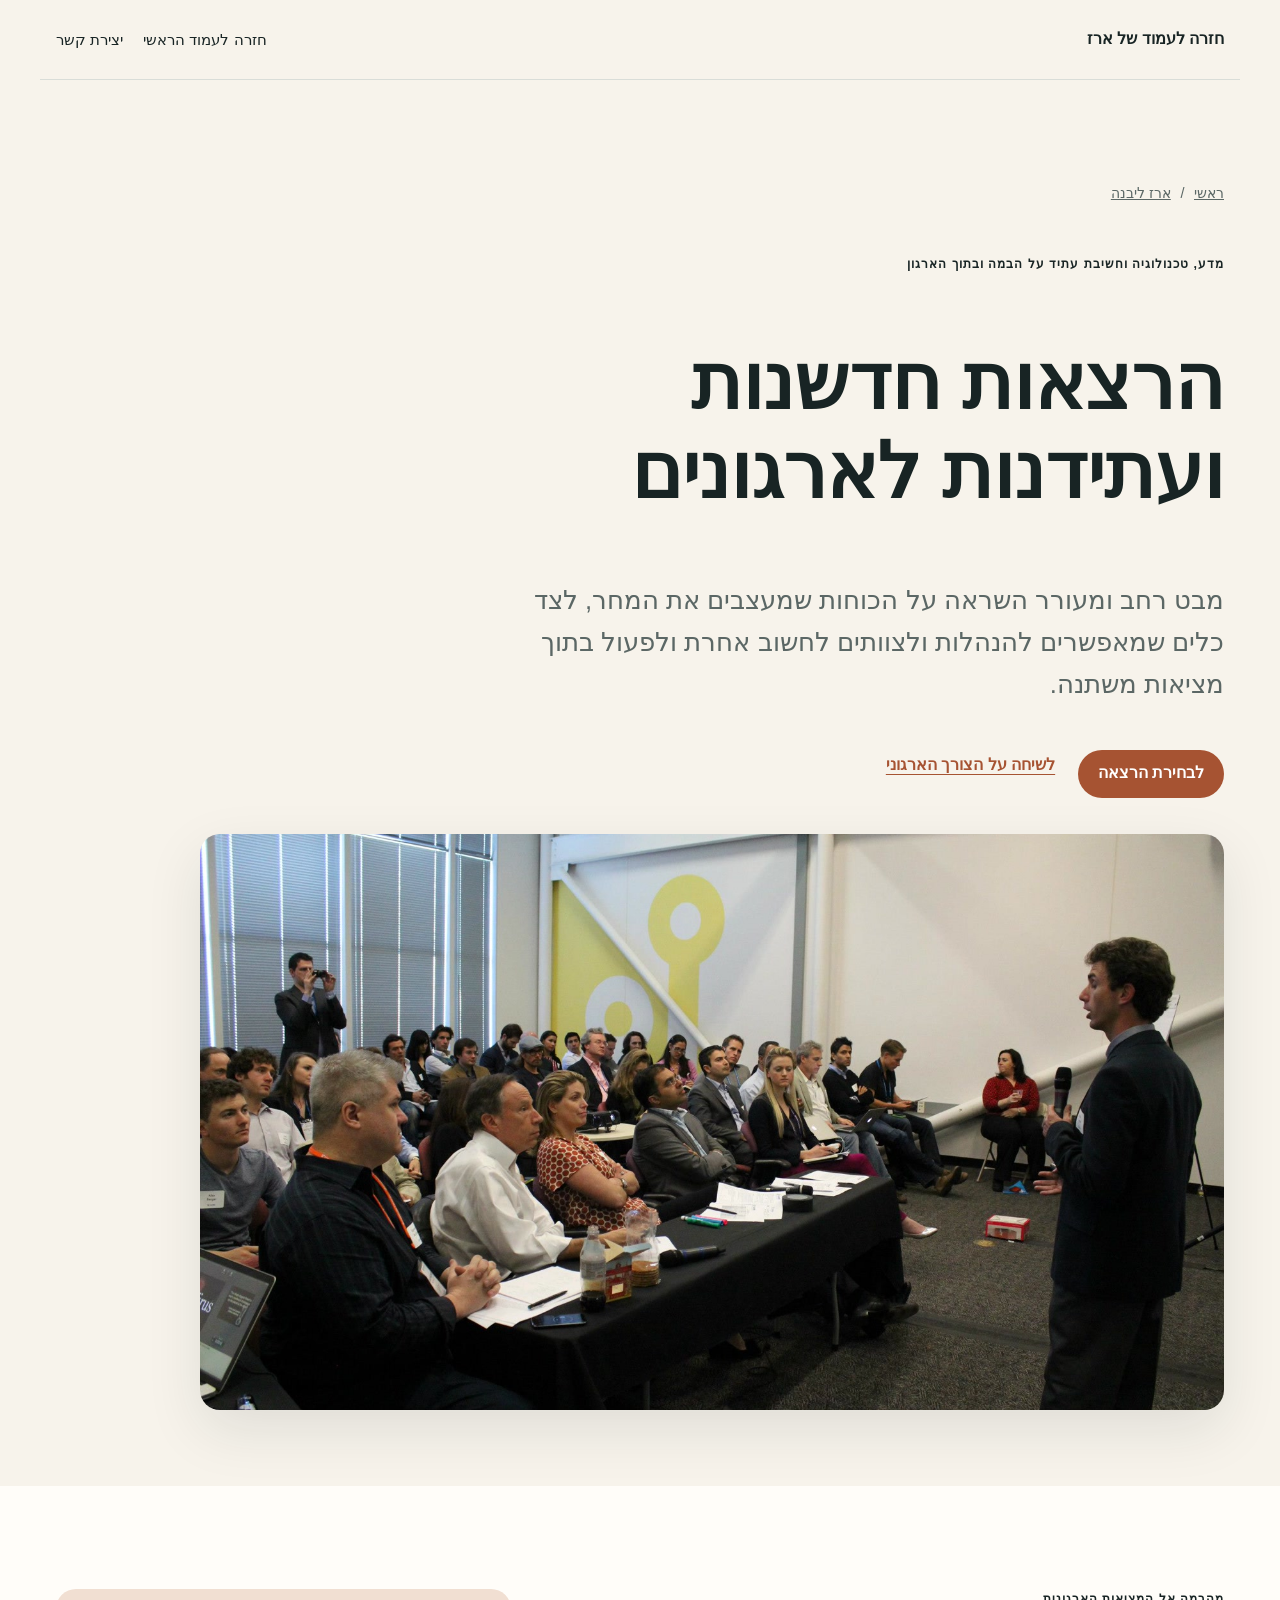
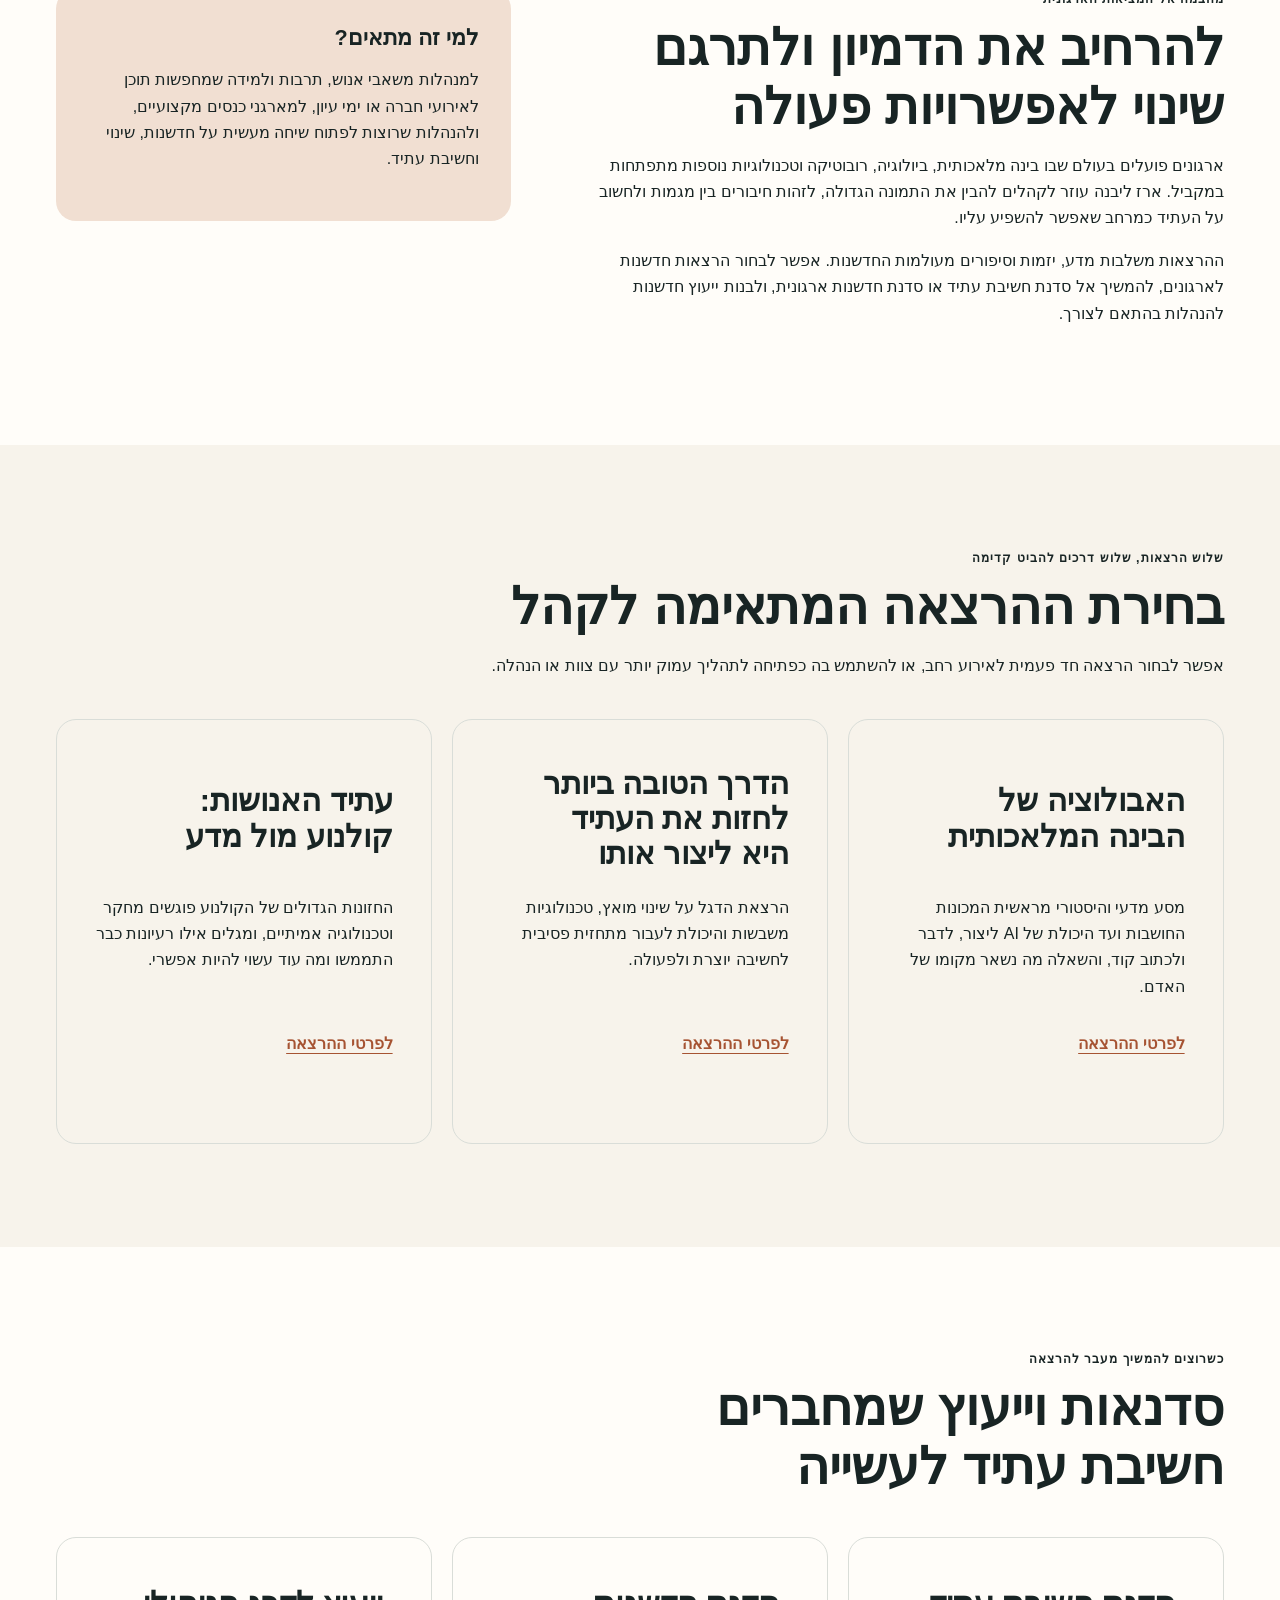
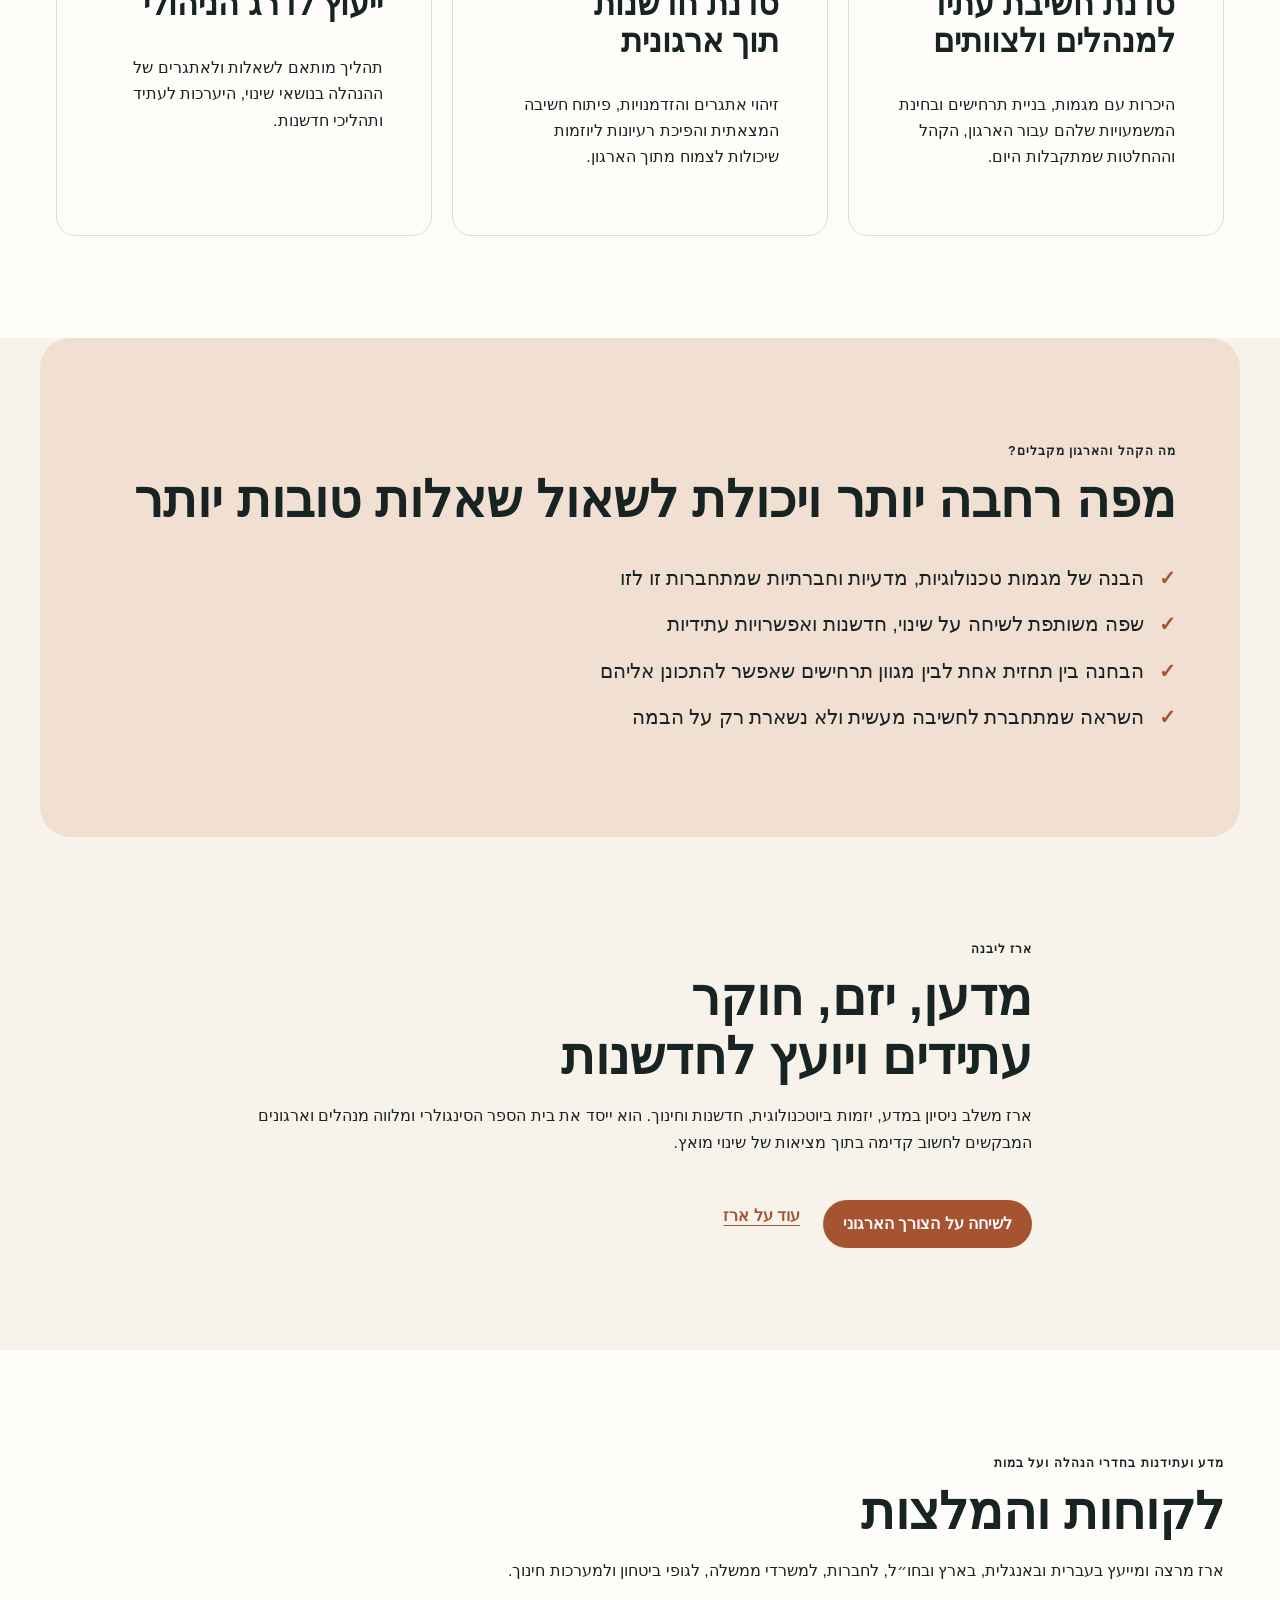
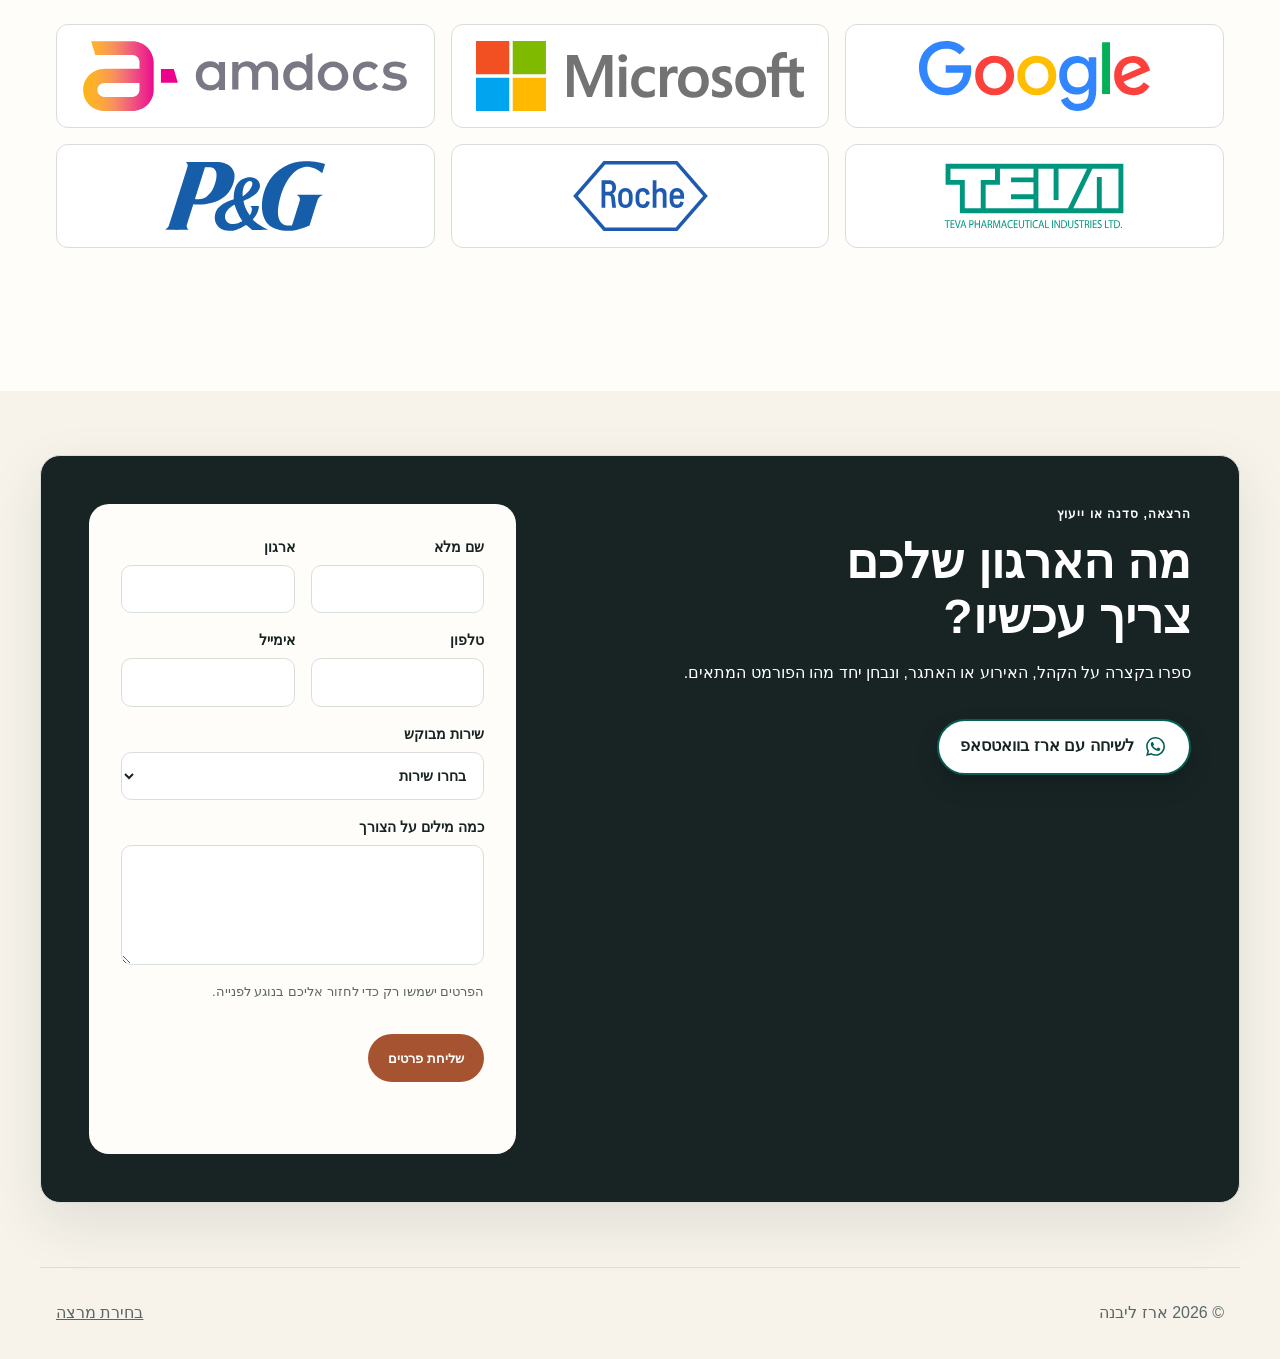
<file: erez-livneh/innovation-futures-for-organizations/index.html>
<!doctype html>
<html lang="he" dir="rtl">
<head>
  <meta charset="utf-8"><meta name="viewport" content="width=device-width, initial-scale=1">
  <title>הרצאות חדשנות ועתידנות לארגונים | ארז ליבנה</title>
  <meta name="description" content="הרצאות חדשנות ועתידנות לארגונים עם ארז ליבנה, לצד סדנאות חשיבת עתיד וחדשנות וייעוץ להנהלות. תוכן מדעי ומעשי לעולם משתנה.">
  <link rel="canonical" href="https://www.livnehtalks.co.il/erez-livneh/innovation-futures-for-organizations/">
  <meta property="og:title" content="הרצאות חדשנות ועתידנות לארגונים | ארז ליבנה"><meta property="og:description" content="הרצאות, סדנאות וייעוץ שמחברים בין מדע, טכנולוגיה, חשיבת עתיד ופעולה ארגונית."><meta property="og:url" content="https://www.livnehtalks.co.il/erez-livneh/innovation-futures-for-organizations/"><meta property="og:image" content="https://www.livnehtalks.co.il/assets/images/lectures/create-the-future.jpg"><meta property="og:type" content="website"><meta property="og:locale" content="he_IL"><meta property="og:site_name" content="רון ליבנה וארז ליבנה">
  <link rel="stylesheet" href="/assets/css/styles.css?v=20261126-1"><script src="/assets/js/site.js" defer></script><script src="/assets/js/forms.js" defer></script>
  <script type="application/ld+json">{"@context":"https://schema.org","@graph":[{"@type":"Service","name":"הרצאות חדשנות ועתידנות לארגונים עם ארז ליבנה","description":"הרצאות, סדנאות וייעוץ המחברים בין מדע, טכנולוגיה, חדשנות, חשיבת עתיד ותהליכים ארגוניים.","url":"https://www.livnehtalks.co.il/erez-livneh/innovation-futures-for-organizations/","serviceType":"הרצאות חדשנות ועתידנות לארגונים","areaServed":"ישראל","provider":{"@type":"Person","@id":"https://www.livnehtalks.co.il/erez-livneh/#person","name":"ארז ליבנה","url":"https://www.livnehtalks.co.il/erez-livneh/"},"audience":{"@type":"Audience","audienceType":"חברות, ארגונים, הנהלות וכנסים מקצועיים"}},{"@type":"BreadcrumbList","itemListElement":[{"@type":"ListItem","position":1,"name":"עמוד ראשי","item":"https://www.livnehtalks.co.il/"},{"@type":"ListItem","position":2,"name":"ארז ליבנה","item":"https://www.livnehtalks.co.il/erez-livneh/"},{"@type":"ListItem","position":3,"name":"הרצאות חדשנות ועתידנות לארגונים","item":"https://www.livnehtalks.co.il/erez-livneh/innovation-futures-for-organizations/"}]}]}</script>
</head>
<body class="speaker-erez lecture-page intent-page">
  <a class="skip-link" href="#main">דלגו לתוכן</a>
  <header class="site-header"><a class="site-brand" href="/erez-livneh/">חזרה לעמוד של ארז</a><nav class="site-nav" aria-label="ניווט"><a href="/">חזרה לעמוד הראשי</a><a href="/erez-livneh/#contact">יצירת קשר</a></nav></header>
  <main id="main">
    <section class="section lecture-hero intent-hero">
      <nav class="breadcrumbs" aria-label="פירורי לחם"><a href="/">ראשי</a><span>/</span><a href="/erez-livneh/">ארז ליבנה</a></nav>
      <p class="eyebrow">מדע, טכנולוגיה וחשיבת עתיד על הבמה ובתוך הארגון</p><h1>הרצאות חדשנות ועתידנות לארגונים</h1>
      <p class="lead">מבט רחב ומעורר השראה על הכוחות שמעצבים את המחר, לצד כלים שמאפשרים להנהלות ולצוותים לחשוב אחרת ולפעול בתוך מציאות משתנה.</p>
      <div class="intent-hero__actions"><a class="button" href="#lectures">לבחירת הרצאה</a><a class="text-link" href="/erez-livneh/#contact">לשיחה על הצורך הארגוני</a></div>
      <figure class="lecture-hero__media"><img src="/assets/images/lectures/create-the-future.jpg" alt="ארז ליבנה מרצה על חדשנות ועתידנות" width="1600" height="1067"></figure>
    </section>
    <section class="section section--paper lecture-layout">
      <div>
        <p class="eyebrow">מהבמה אל המציאות הארגונית</p><h2>להרחיב את הדמיון ולתרגם שינוי לאפשרויות פעולה</h2>
        <p>ארגונים פועלים בעולם שבו בינה מלאכותית, ביולוגיה, רובוטיקה וטכנולוגיות נוספות מתפתחות במקביל. ארז ליבנה עוזר לקהלים להבין את התמונה הגדולה, לזהות חיבורים בין מגמות ולחשוב על העתיד כמרחב שאפשר להשפיע עליו.</p>
        <p>ההרצאות משלבות מדע, יזמות וסיפורים מעולמות החדשנות. אפשר לבחור הרצאות חדשנות לארגונים, להמשיך אל סדנת חשיבת עתיד או סדנת חדשנות ארגונית, ולבנות ייעוץ חדשנות להנהלות בהתאם לצורך.</p>
      </div>
      <aside class="audience-card"><h2>למי זה מתאים?</h2><p>למנהלות משאבי אנוש, תרבות ולמידה שמחפשות תוכן לאירועי חברה או ימי עיון, למארגני כנסים מקצועיים, ולהנהלות שרוצות לפתוח שיחה מעשית על חדשנות, שינוי וחשיבת עתיד.</p></aside>
    </section>
    <section id="lectures" class="section">
      <div class="section-heading"><p class="eyebrow">שלוש הרצאות, שלוש דרכים להביט קדימה</p><h2>בחירת ההרצאה המתאימה לקהל</h2><p>אפשר לבחור הרצאה חד פעמית לאירוע רחב, או להשתמש בה כפתיחה לתהליך עמוק יותר עם צוות או הנהלה.</p></div>
      <div class="card-grid card-grid--three intent-card-grid">
        <article class="content-card"><h3>האבולוציה של הבינה המלאכותית</h3><p>מסע מדעי והיסטורי מראשית המכונות החושבות ועד היכולת של AI ליצור, לדבר ולכתוב קוד, והשאלה מה נשאר מקומו של האדם.</p><a class="text-link" href="/erez-livneh/evolution-of-ai/">לפרטי ההרצאה</a></article>
        <article class="content-card"><h3>הדרך הטובה ביותר לחזות את העתיד היא ליצור אותו</h3><p>הרצאת הדגל על שינוי מואץ, טכנולוגיות משבשות והיכולת לעבור מתחזית פסיבית לחשיבה יוצרת ולפעולה.</p><a class="text-link" href="/erez-livneh/create-the-future/">לפרטי ההרצאה</a></article>
        <article class="content-card"><h3>עתיד האנושות: קולנוע מול מדע</h3><p>החזונות הגדולים של הקולנוע פוגשים מחקר וטכנולוגיה אמיתיים, ומגלים אילו רעיונות כבר התממשו ומה עוד עשוי להיות אפשרי.</p><a class="text-link" href="/erez-livneh/cinema-vs-science/">לפרטי ההרצאה</a></article>
      </div>
    </section>
    <section class="section section--paper">
      <div class="section-heading"><p class="eyebrow">כשרוצים להמשיך מעבר להרצאה</p><h2>סדנאות וייעוץ שמחברים חשיבת עתיד לעשייה</h2></div>
      <div class="service-grid card-grid intent-service-grid">
        <article class="service-card"><div><h3>סדנת חשיבת עתיד למנהלים ולצוותים</h3><p>היכרות עם מגמות, בניית תרחישים ובחינת המשמעויות שלהם עבור הארגון, הקהל וההחלטות שמתקבלות היום.</p></div></article>
        <article class="service-card"><div><h3>סדנת חדשנות תוך ארגונית</h3><p>זיהוי אתגרים והזדמנויות, פיתוח חשיבה המצאתית והפיכת רעיונות ליוזמות שיכולות לצמוח מתוך הארגון.</p></div></article>
        <article class="service-card"><div><h3>ייעוץ לדרג הניהולי</h3><p>תהליך מותאם לשאלות ולאתגרים של ההנהלה בנושאי שינוי, היערכות לעתיד ותהליכי חדשנות.</p></div></article>
      </div>
    </section>
    <section class="section takeaway intent-outcomes">
      <p class="eyebrow">מה הקהל והארגון מקבלים?</p><h2>מפה רחבה יותר ויכולת לשאול שאלות טובות יותר</h2>
      <ul class="intent-checklist"><li>הבנה של מגמות טכנולוגיות, מדעיות וחברתיות שמתחברות זו לזו</li><li>שפה משותפת לשיחה על שינוי, חדשנות ואפשרויות עתידיות</li><li>הבחנה בין תחזית אחת לבין מגוון תרחישים שאפשר להתכונן אליהם</li><li>השראה שמתחברת לחשיבה מעשית ולא נשארת רק על הבמה</li></ul>
    </section>
    <section class="section credibility-block intent-cta">
      <p class="eyebrow">ארז ליבנה</p><h2>מדען, יזם, חוקר עתידים ויועץ לחדשנות</h2>
      <p>ארז משלב ניסיון במדע, יזמות ביוטכנולוגית, חדשנות וחינוך. הוא ייסד את בית הספר הסינגולרי ומלווה מנהלים וארגונים המבקשים לחשוב קדימה בתוך מציאות של שינוי מואץ.</p>
      <div class="intent-hero__actions"><a class="button" href="#contact">לשיחה על הצורך הארגוני</a><a class="text-link" href="/erez-livneh/">עוד על ארז</a></div>
    </section>
    <section class="section section--paper proof-section" aria-labelledby="erez-intent-proof-title">
      <p class="eyebrow">מדע ועתידנות בחדרי הנהלה ועל במות</p>
      <h2 id="erez-intent-proof-title">לקוחות והמלצות</h2>
      <p>ארז מרצה ומייעץ בעברית ובאנגלית, בארץ ובחו״ל, לחברות, למשרדי ממשלה, לגופי ביטחון ולמערכות חינוך.</p>
      <div class="logo-strip logo-strip--erez" aria-label="ארגונים שעבדו עם ארז">
        <img src="/assets/images/erez/logos/logo-google.svg" alt="Google" loading="lazy">
        <img src="/assets/images/erez/logos/logo-microsoft.svg" alt="Microsoft" loading="lazy">
        <img src="/assets/images/erez/logos/logo-amdocs.svg" alt="Amdocs" loading="lazy">
        <img src="/assets/images/erez/logos/logo-teva.svg" alt="טבע" loading="lazy">
        <img src="/assets/images/erez/logos/logo-roche.svg" alt="Roche" loading="lazy">
        <img src="/assets/images/erez/logos/logo-pg.svg" alt="P&amp;G" loading="lazy">
      </div>
    </section>
    <section id="contact" class="section contact-panel" data-speaker="erez">
      <div class="contact-panel__intro">
        <p class="eyebrow">הרצאה, סדנה או ייעוץ</p>
        <h2>מה הארגון שלכם צריך עכשיו?</h2>
        <p>ספרו בקצרה על הקהל, האירוע או האתגר, ונבחן יחד מהו הפורמט המתאים.</p>
        <a class="button whatsapp-button" href="https://wa.me/972503834022?text=היי%20ארז,%20אשמח%20לקבל%20פרטים">לשיחה עם ארז בוואטסאפ</a>
      </div>
      <form class="contact-form" action="https://formspree.io/f/xdegyaql" method="post" data-contact-form data-speaker="erez" data-endpoint-status="ready">
        <fieldset>
          <div class="form-grid"><label>שם מלא<input name="name" autocomplete="name" required></label><label>ארגון<input name="organization" autocomplete="organization" required></label><label>טלפון<input name="phone" type="tel" autocomplete="tel" required></label><label>אימייל<input name="email" type="email" autocomplete="email" required></label></div>
          <label>שירות מבוקש<select name="service" required><option value="">בחרו שירות</option><option>האבולוציה של הבינה המלאכותית</option><option>הדרך הטובה ביותר לחזות את העתיד היא ליצור אותו</option><option>עתיד האנושות: קולנוע מול מדע</option><option>סדנת חשיבת עתיד</option><option>סדנת חדשנות תוך ארגונית</option><option>ייעוץ לדרג הניהולי</option><option>עדיין לא בטוחים</option></select></label>
          <label>כמה מילים על הצורך<textarea name="message" rows="4" required></textarea></label>
          <label class="honeypot" aria-hidden="true">נא להשאיר ריק<input name="_gotcha" tabindex="-1" autocomplete="off"></label>
          <p class="form-consent">הפרטים ישמשו רק כדי לחזור אליכם בנוגע לפנייה.</p>
          <button class="button" type="submit">שליחת פרטים</button>
          <p class="form-status" data-form-status role="status" aria-live="polite"></p>
        </fieldset>
      </form>
    </section>
  </main>
  <footer class="site-footer"><span>© <span data-current-year>2026</span> ארז ליבנה</span><a href="/">בחירת מרצה</a></footer>
</body>
</html>
</file>
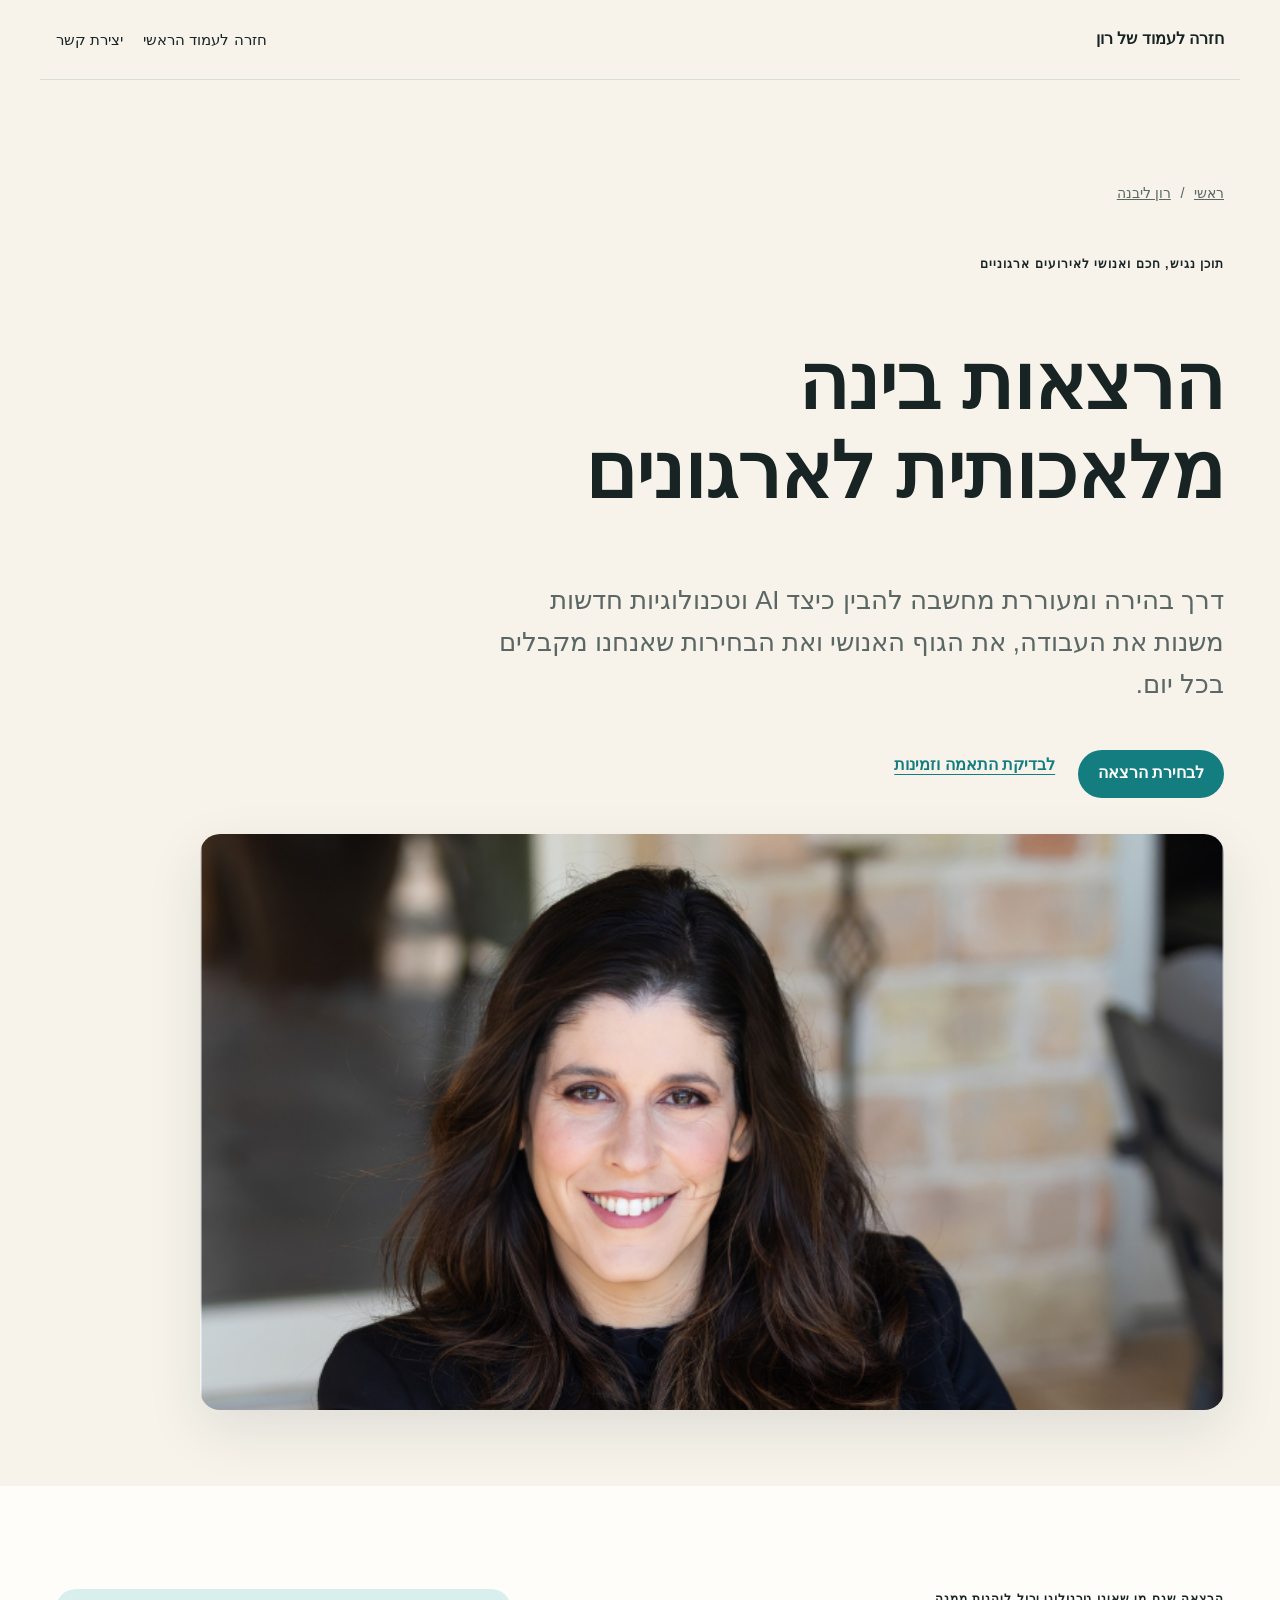
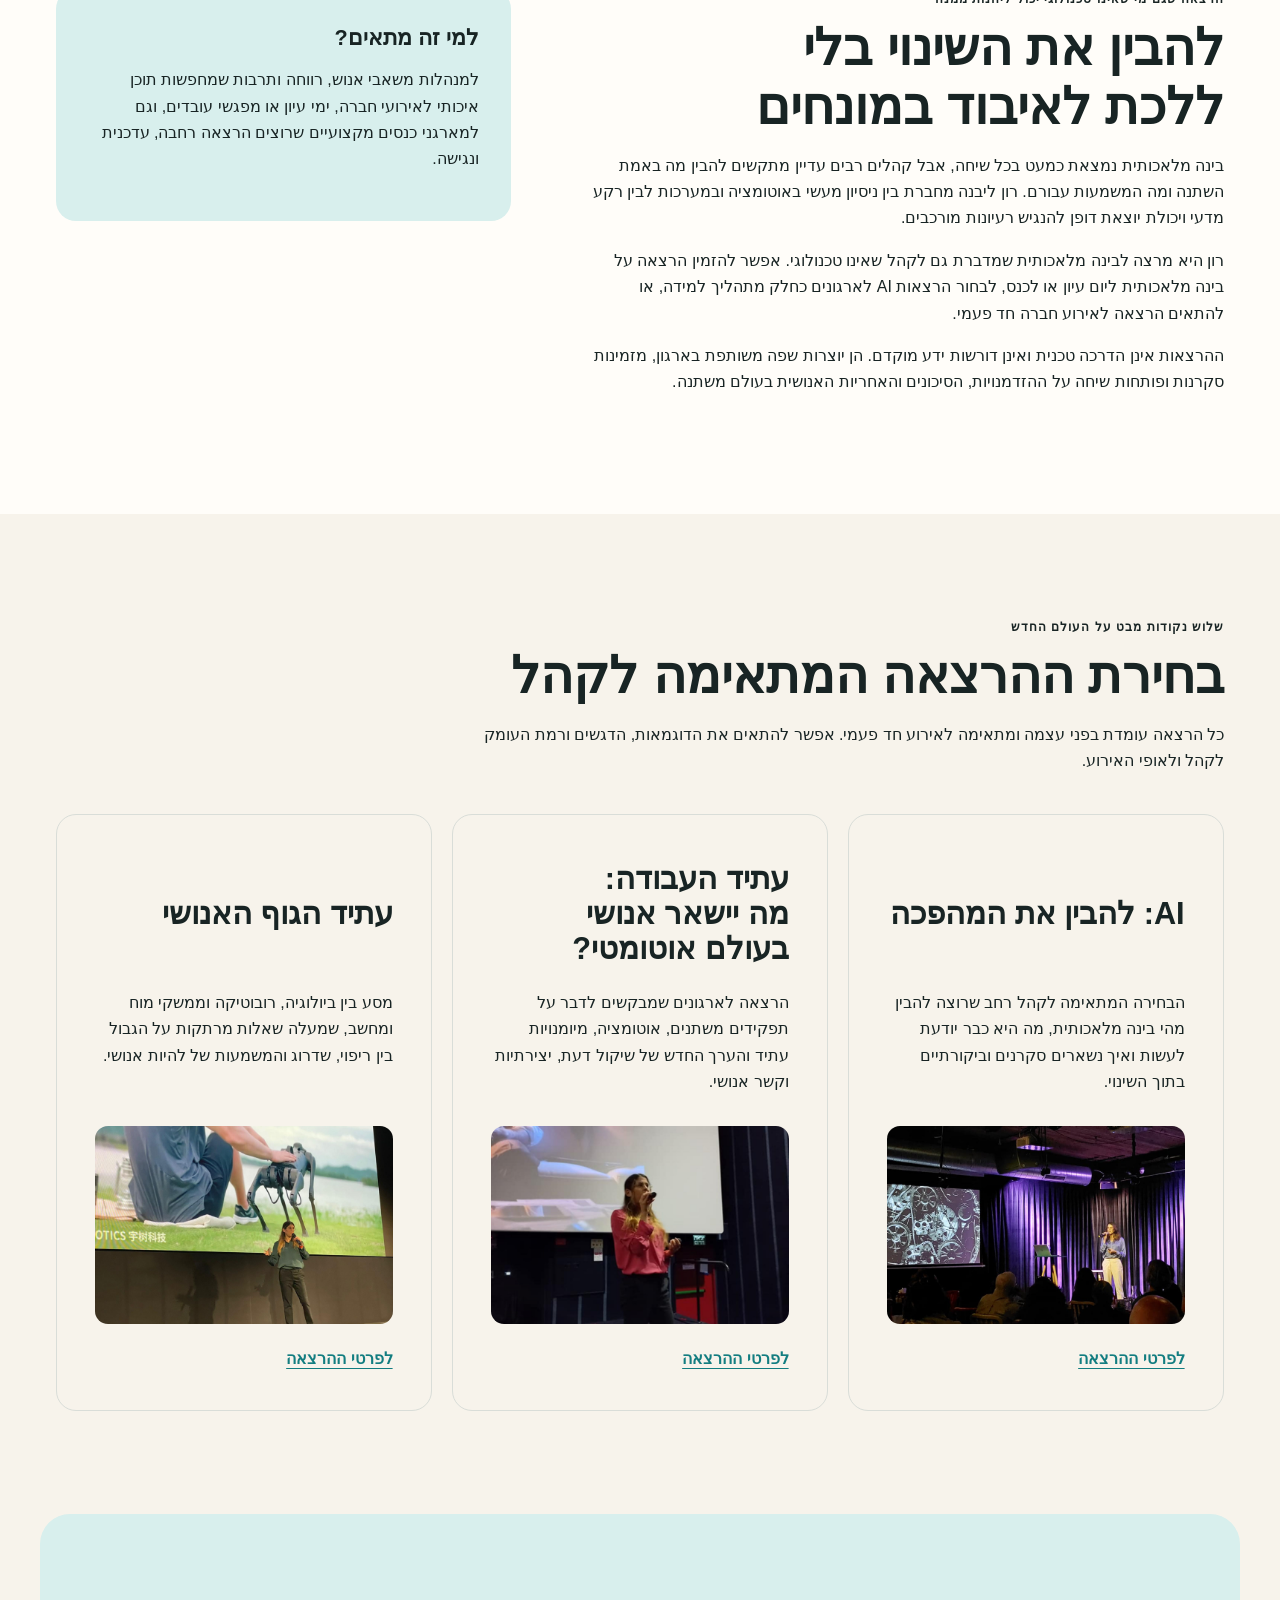
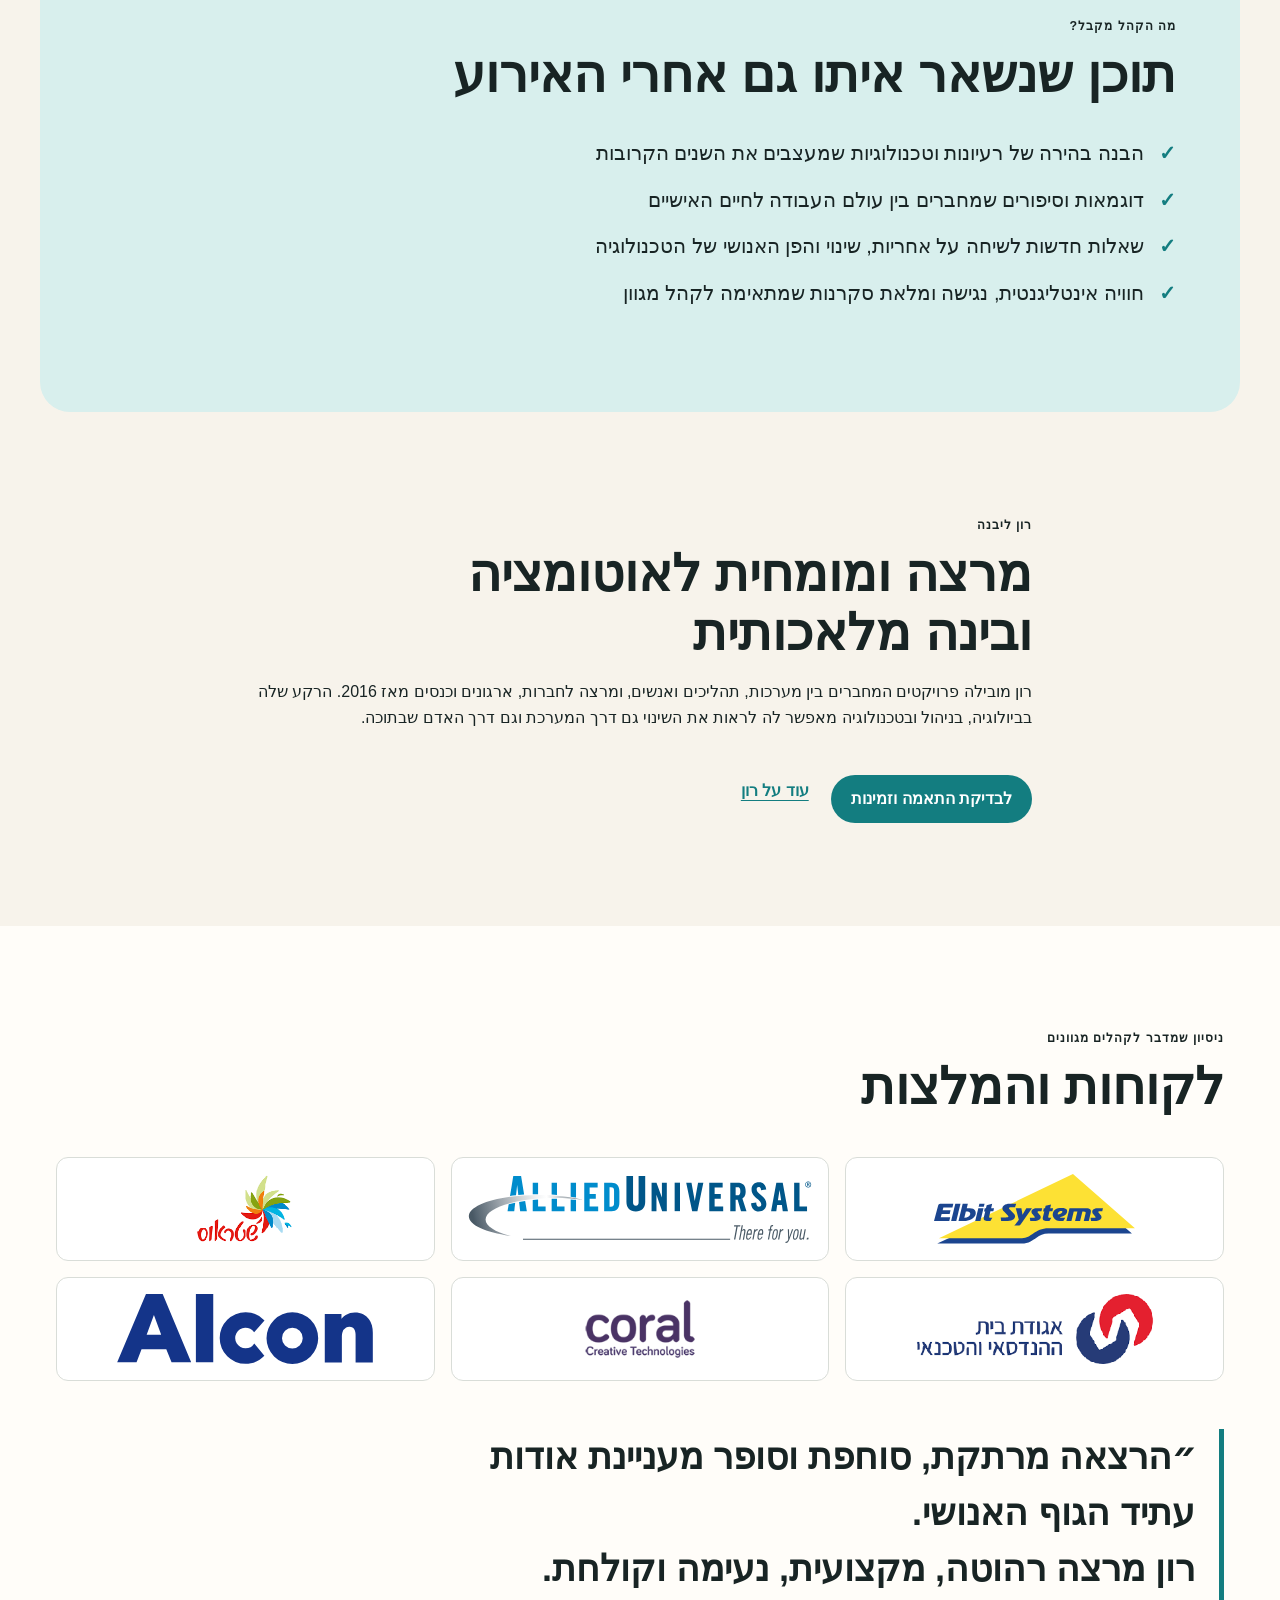
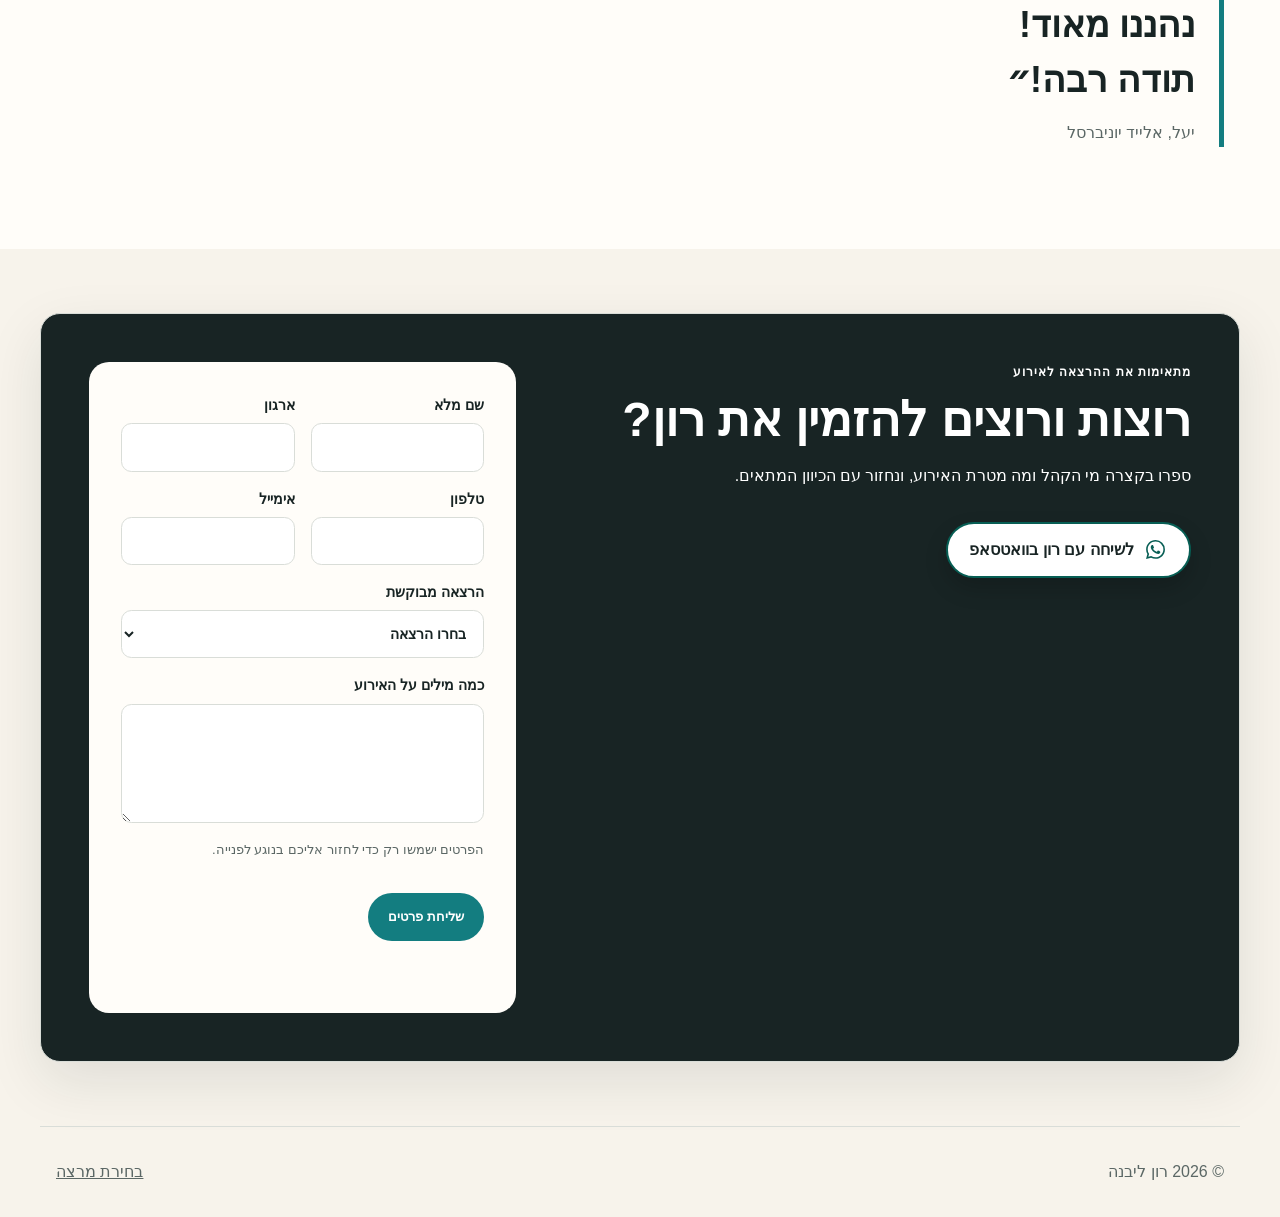
<file: ron-livneh/ai-lectures-for-organizations/index.html>
<!doctype html>
<html lang="he" dir="rtl">
<head>
  <meta charset="utf-8">
  <meta name="viewport" content="width=device-width, initial-scale=1">
  <title>הרצאות בינה מלאכותית לארגונים ולאירועי חברה | רון ליבנה</title>
  <meta name="description" content="הרצאות בינה מלאכותית לארגונים, אירועי חברה וכנסים עם רון ליבנה. תוכן נגיש, אנושי ומעורר מחשבה על AI, עתיד העבודה, מדע וטכנולוגיה.">
  <link rel="canonical" href="https://www.livnehtalks.co.il/ron-livneh/ai-lectures-for-organizations/">
  <meta property="og:title" content="הרצאות בינה מלאכותית לארגונים | רון ליבנה">
  <meta property="og:description" content="הרצאות בהירות וסוחפות על AI, עתיד העבודה והטכנולוגיות שמשנות את החיים והארגונים.">
  <meta property="og:url" content="https://www.livnehtalks.co.il/ron-livneh/ai-lectures-for-organizations/">
  <meta property="og:image" content="https://www.livnehtalks.co.il/assets/images/lectures/ai-revolution.jpg">
  <meta property="og:type" content="website">
  <meta property="og:locale" content="he_IL">
  <meta property="og:site_name" content="רון ליבנה וארז ליבנה">
  <link rel="stylesheet" href="/assets/css/styles.css">
  <script src="/assets/js/site.js" defer></script>
  <script src="/assets/js/forms.js" defer></script>
  <script type="application/ld+json">{"@context":"https://schema.org","@graph":[{"@type":"Service","name":"הרצאות בינה מלאכותית לארגונים עם רון ליבנה","description":"הרצאות נגישות ואנושיות על בינה מלאכותית, עתיד העבודה, מדע וטכנולוגיה לארגונים, אירועי חברה וכנסים.","url":"https://www.livnehtalks.co.il/ron-livneh/ai-lectures-for-organizations/","serviceType":"הרצאות בינה מלאכותית לארגונים","areaServed":"ישראל","provider":{"@type":"Person","@id":"https://www.livnehtalks.co.il/ron-livneh/#person","name":"רון ליבנה","url":"https://www.livnehtalks.co.il/ron-livneh/"},"audience":{"@type":"Audience","audienceType":"חברות, ארגונים וכנסים מקצועיים"}},{"@type":"BreadcrumbList","itemListElement":[{"@type":"ListItem","position":1,"name":"עמוד ראשי","item":"https://www.livnehtalks.co.il/"},{"@type":"ListItem","position":2,"name":"רון ליבנה","item":"https://www.livnehtalks.co.il/ron-livneh/"},{"@type":"ListItem","position":3,"name":"הרצאות בינה מלאכותית לארגונים","item":"https://www.livnehtalks.co.il/ron-livneh/ai-lectures-for-organizations/"}]}]}</script>
</head>
<body class="speaker-ron lecture-page intent-page">
  <a class="skip-link" href="#main">דלגו לתוכן</a>
  <header class="site-header">
    <a class="site-brand" href="/ron-livneh/">חזרה לעמוד של רון</a>
    <nav class="site-nav" aria-label="ניווט"><a href="/">חזרה לעמוד הראשי</a><a href="/ron-livneh/#contact">יצירת קשר</a></nav>
  </header>
  <main id="main">
    <section class="section lecture-hero intent-hero">
      <nav class="breadcrumbs" aria-label="פירורי לחם"><a href="/">ראשי</a><span>/</span><a href="/ron-livneh/">רון ליבנה</a></nav>
      <p class="eyebrow">תוכן נגיש, חכם ואנושי לאירועים ארגוניים</p>
      <h1>הרצאות בינה מלאכותית לארגונים</h1>
      <p class="lead">דרך בהירה ומעוררת מחשבה להבין כיצד AI וטכנולוגיות חדשות משנות את העבודה, את הגוף האנושי ואת הבחירות שאנחנו מקבלים בכל יום.</p>
      <div class="intent-hero__actions"><a class="button" href="#lectures">לבחירת הרצאה</a><a class="text-link" href="/ron-livneh/#contact">לבדיקת התאמה וזמינות</a></div>
      <figure class="lecture-hero__media"><img class="lecture-hero__image--portrait" src="/assets/images/ron/ron-livneh-black-suit-corrected.png" alt="רון ליבנה" width="722" height="1080"></figure>
    </section>
    <section class="section section--paper lecture-layout">
      <div>
        <p class="eyebrow">הרצאה שגם מי שאינו טכנולוגי יכול ליהנות ממנה</p>
        <h2>להבין את השינוי בלי ללכת לאיבוד במונחים</h2>
        <p>בינה מלאכותית נמצאת כמעט בכל שיחה, אבל קהלים רבים עדיין מתקשים להבין מה באמת השתנה ומה המשמעות עבורם. רון ליבנה מחברת בין ניסיון מעשי באוטומציה ובמערכות לבין רקע מדעי ויכולת יוצאת דופן להנגיש רעיונות מורכבים.</p>
        <p>רון היא מרצה לבינה מלאכותית שמדברת גם לקהל שאינו טכנולוגי. אפשר להזמין הרצאה על בינה מלאכותית ליום עיון או לכנס, לבחור הרצאות AI לארגונים כחלק מתהליך למידה, או להתאים הרצאה לאירוע חברה חד פעמי.</p>
        <p>ההרצאות אינן הדרכה טכנית ואינן דורשות ידע מוקדם. הן יוצרות שפה משותפת בארגון, מזמינות סקרנות ופותחות שיחה על ההזדמנויות, הסיכונים והאחריות האנושית בעולם משתנה.</p>
      </div>
      <aside class="audience-card"><h2>למי זה מתאים?</h2><p>למנהלות משאבי אנוש, רווחה ותרבות שמחפשות תוכן איכותי לאירועי חברה, ימי עיון או מפגשי עובדים, וגם למארגני כנסים מקצועיים שרוצים הרצאה רחבה, עדכנית ונגישה.</p></aside>
    </section>
    <section id="lectures" class="section">
      <div class="section-heading"><p class="eyebrow">שלוש נקודות מבט על העולם החדש</p><h2>בחירת ההרצאה המתאימה לקהל</h2><p>כל הרצאה עומדת בפני עצמה ומתאימה לאירוע חד פעמי. אפשר להתאים את הדוגמאות, הדגשים ורמת העומק לקהל ולאופי האירוע.</p></div>
      <div class="card-grid card-grid--three intent-card-grid">
        <article class="content-card">
          <h3>AI: להבין את המהפכה</h3>
          <p>הבחירה המתאימה לקהל רחב שרוצה להבין מהי בינה מלאכותית, מה היא כבר יודעת לעשות ואיך נשארים סקרנים וביקורתיים בתוך השינוי.</p>
          <img class="lecture-card__image" src="/assets/images/lectures/ai-revolution.jpg?v=20261117" alt="רון ליבנה מרצה מול קהל על בינה מלאכותית" width="1600" height="1067" loading="lazy">
          <a class="text-link" href="/ron-livneh/ai-understand-the-revolution/">לפרטי ההרצאה</a>
        </article>
        <article class="content-card">
          <h3>עתיד העבודה: מה יישאר אנושי בעולם אוטומטי?</h3>
          <p>הרצאה לארגונים שמבקשים לדבר על תפקידים משתנים, אוטומציה, מיומנויות עתיד והערך החדש של שיקול דעת, יצירתיות וקשר אנושי.</p>
          <img class="lecture-card__image" src="/assets/images/lectures/future-of-work.jpg?v=20261117" alt="רון ליבנה מרצה על עתיד העבודה" width="1600" height="1067" loading="lazy">
          <a class="text-link" href="/ron-livneh/future-of-work/">לפרטי ההרצאה</a>
        </article>
        <article class="content-card">
          <h3>עתיד הגוף האנושי</h3>
          <p>מסע בין ביולוגיה, רובוטיקה וממשקי מוח ומחשב, שמעלה שאלות מרתקות על הגבול בין ריפוי, שדרוג והמשמעות של להיות אנושי.</p>
          <img class="lecture-card__image" src="/assets/images/lectures/future-human-body.jpg?v=20261117" alt="רון ליבנה מרצה על רובוטיקה ועתיד הגוף" width="1600" height="1067" loading="lazy">
          <a class="text-link" href="/ron-livneh/future-of-the-human-body/">לפרטי ההרצאה</a>
        </article>
      </div>
    </section>
    <section class="section takeaway intent-outcomes">
      <p class="eyebrow">מה הקהל מקבל?</p><h2>תוכן שנשאר איתו גם אחרי האירוע</h2>
      <ul class="intent-checklist"><li>הבנה בהירה של רעיונות וטכנולוגיות שמעצבים את השנים הקרובות</li><li>דוגמאות וסיפורים שמחברים בין עולם העבודה לחיים האישיים</li><li>שאלות חדשות לשיחה על אחריות, שינוי והפן האנושי של הטכנולוגיה</li><li>חוויה אינטליגנטית, נגישה ומלאת סקרנות שמתאימה לקהל מגוון</li></ul>
    </section>
    <section class="section credibility-block intent-cta">
      <p class="eyebrow">רון ליבנה</p><h2>מרצה ומומחית לאוטומציה ובינה מלאכותית</h2>
      <p>רון מובילה פרויקטים המחברים בין מערכות, תהליכים ואנשים, ומרצה לחברות, ארגונים וכנסים מאז 2016. הרקע שלה בביולוגיה, בניהול ובטכנולוגיה מאפשר לה לראות את השינוי גם דרך המערכת וגם דרך האדם שבתוכה.</p>
      <div class="intent-hero__actions"><a class="button" href="#contact">לבדיקת התאמה וזמינות</a><a class="text-link" href="/ron-livneh/">עוד על רון</a></div>
    </section>
    <section class="section section--paper proof-section" aria-labelledby="ron-intent-proof-title">
      <p class="eyebrow">ניסיון שמדבר לקהלים מגוונים</p>
      <h2 id="ron-intent-proof-title">לקוחות והמלצות</h2>
      <div class="logo-strip logo-strip--ron" aria-label="ארגונים שבהם רון הרצתה">
        <img src="/assets/images/ron/logos/logo-elbit.svg" alt="אלביט מערכות" loading="lazy">
        <img src="/assets/images/ron/logos/logo-allied-universal.svg" alt="Allied Universal" loading="lazy">
        <img class="logo-strip__logo--large" src="/assets/images/ron/logos/logo-strauss.png" alt="שטראוס" loading="lazy">
        <img src="/assets/images/ron/logos/logo-israel-engineers-association.png" alt="אגודת בית ההנדסאי והטכנאי" loading="lazy">
        <img src="/assets/images/ron/logos/logo-mr-coral-landscape.png" alt="Coral Creative Technologies" loading="lazy">
        <img src="/assets/images/ron/logos/logo-alcon.svg" alt="Alcon" loading="lazy">
      </div>
      <blockquote class="testimonial-quote">
        <p>״הרצאה מרתקת, סוחפת וסופר מעניינת אודות עתיד הגוף האנושי.<br>רון מרצה רהוטה, מקצועית, נעימה וקולחת.<br>נהננו מאוד!<br>תודה רבה!״</p>
        <footer>יעל, אלייד יוניברסל</footer>
      </blockquote>
    </section>
    <section id="contact" class="section contact-panel" data-speaker="ron">
      <div class="contact-panel__intro">
        <p class="eyebrow">מתאימות את ההרצאה לאירוע</p>
        <h2>רוצות ורוצים להזמין את רון?</h2>
        <p>ספרו בקצרה מי הקהל ומה מטרת האירוע, ונחזור עם הכיוון המתאים.</p>
        <a class="button whatsapp-button" href="https://wa.me/972509225984?text=היי%20רון,%20אשמח%20לקבל%20פרטים%20על%20הרצאה">לשיחה עם רון בוואטסאפ</a>
      </div>
      <form class="contact-form" action="https://formspree.io/f/xeagpwby" method="post" data-contact-form data-speaker="ron" data-endpoint-status="ready">
        <fieldset>
          <div class="form-grid">
            <label>שם מלא<input name="name" autocomplete="name" required></label>
            <label>ארגון<input name="organization" autocomplete="organization" required></label>
            <label>טלפון<input name="phone" type="tel" autocomplete="tel" required></label>
            <label>אימייל<input name="email" type="email" autocomplete="email" required></label>
          </div>
          <label>הרצאה מבוקשת<select name="service" required><option value="">בחרו הרצאה</option><option>AI: להבין את המהפכה</option><option>עתיד העבודה: מה יישאר אנושי בעולם אוטומטי?</option><option>עתיד הגוף האנושי</option><option>הצד האפל של היופי</option><option>עדיין לא בטוחים</option></select></label>
          <label>כמה מילים על האירוע<textarea name="message" rows="4" required></textarea></label>
          <label class="honeypot" aria-hidden="true">נא להשאיר ריק<input name="_gotcha" tabindex="-1" autocomplete="off"></label>
          <p class="form-consent">הפרטים ישמשו רק כדי לחזור אליכם בנוגע לפנייה.</p>
          <button class="button" type="submit">שליחת פרטים</button>
          <p class="form-status" data-form-status role="status" aria-live="polite"></p>
        </fieldset>
      </form>
    </section>
  </main>
  <footer class="site-footer"><span>© <span data-current-year>2026</span> רון ליבנה</span><a href="/">בחירת מרצה</a></footer>
</body>
</html>
</file>
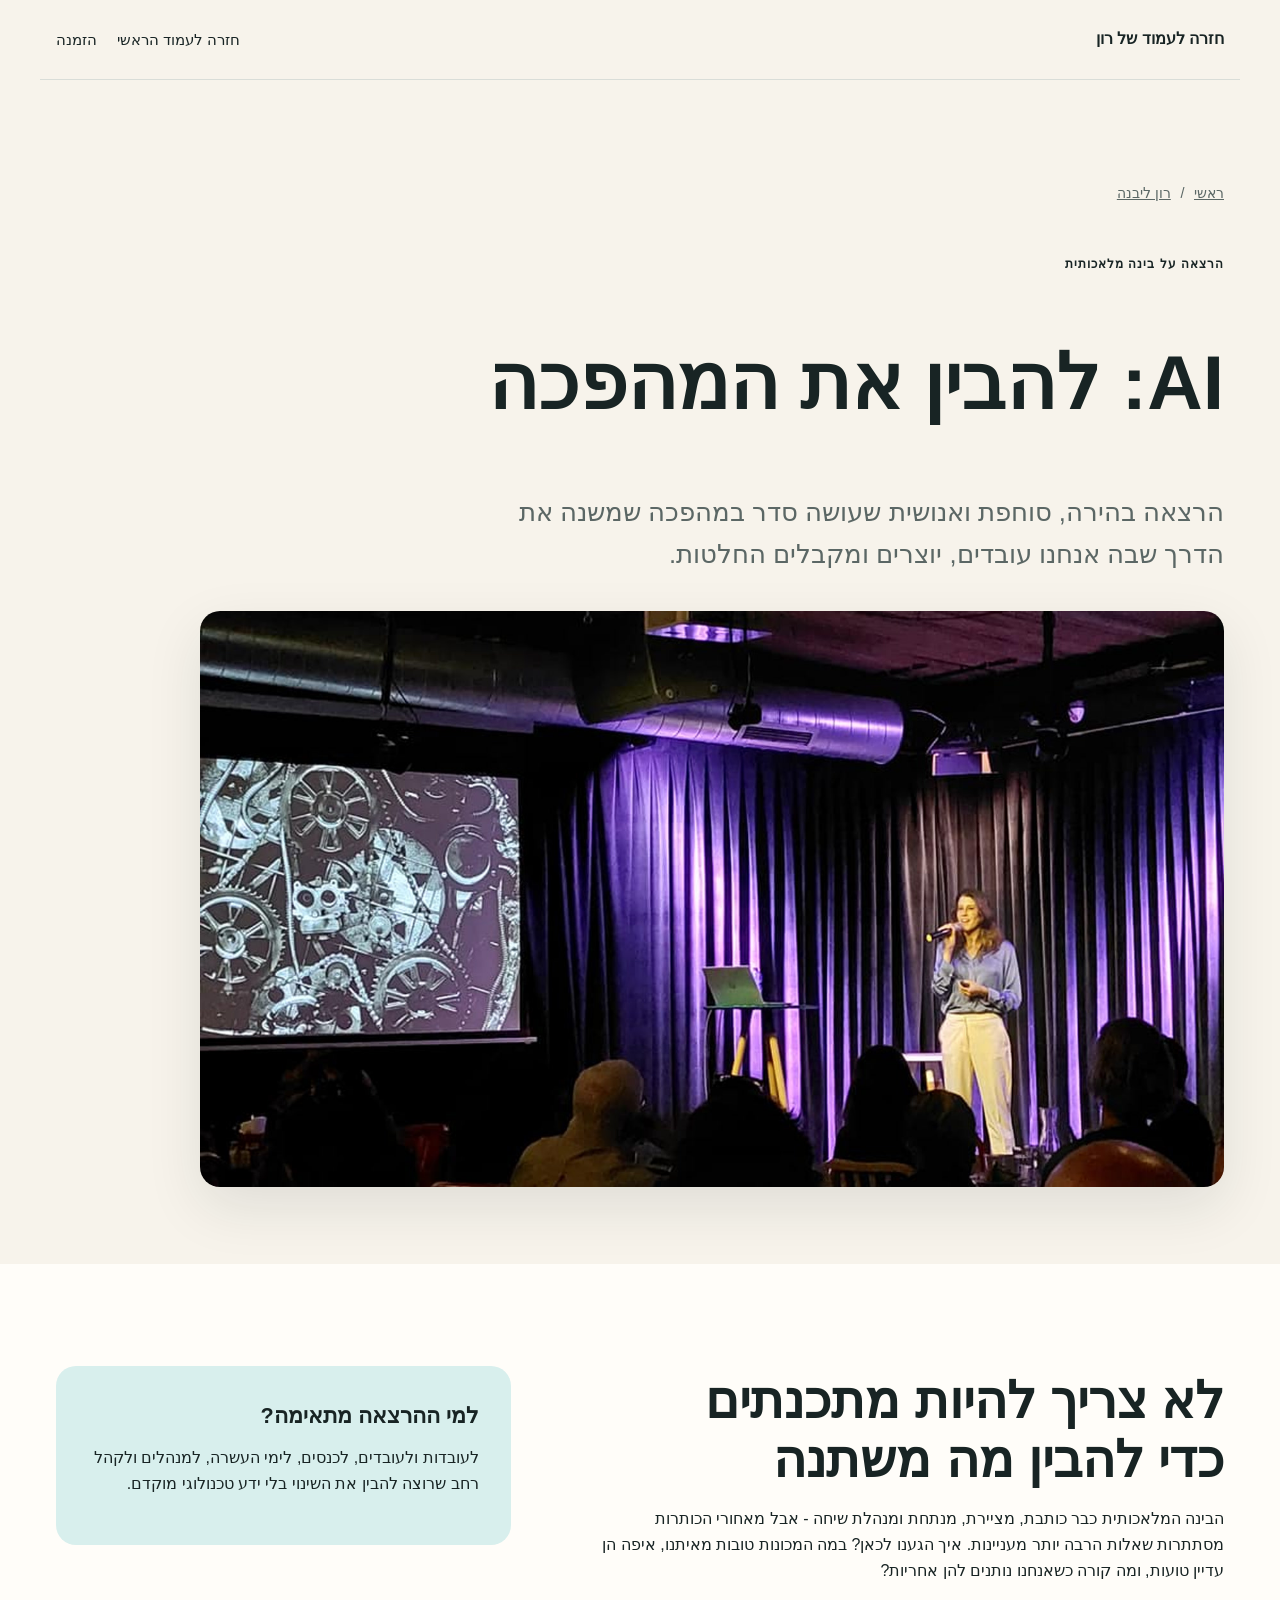
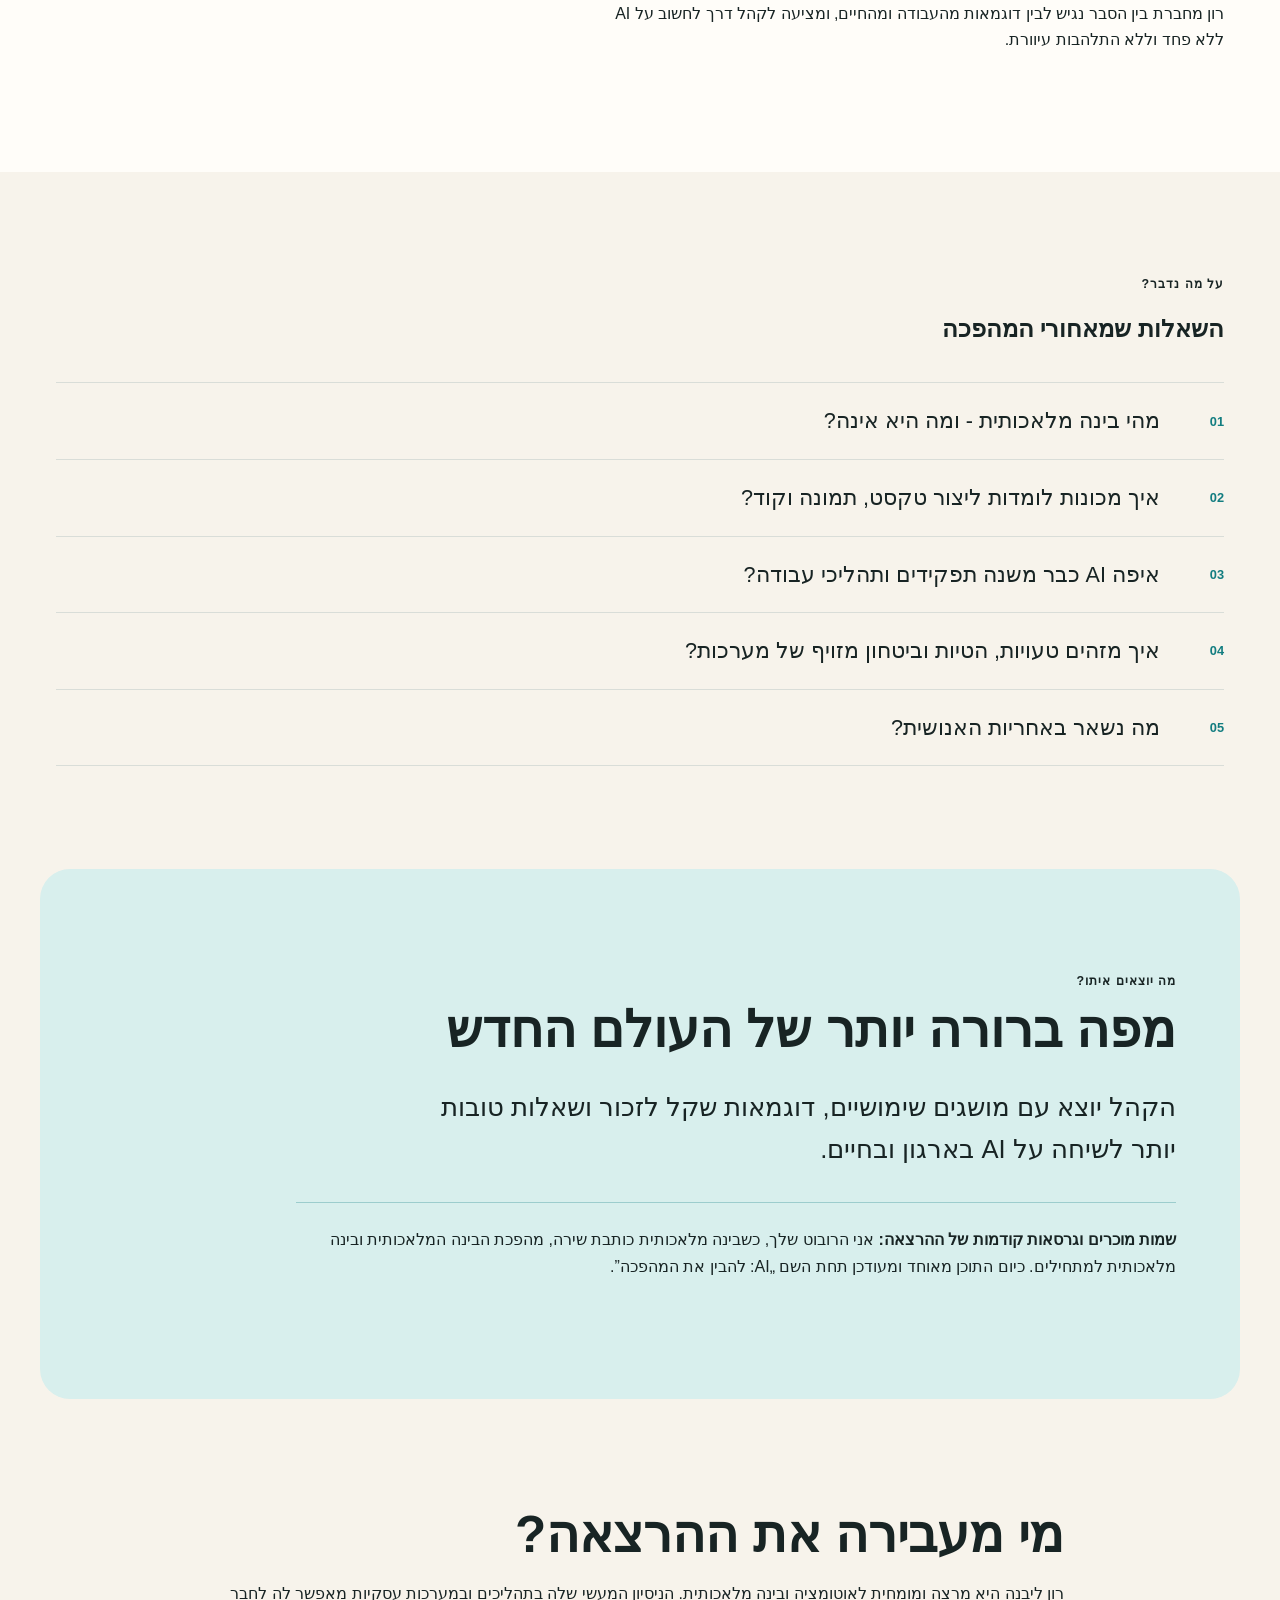
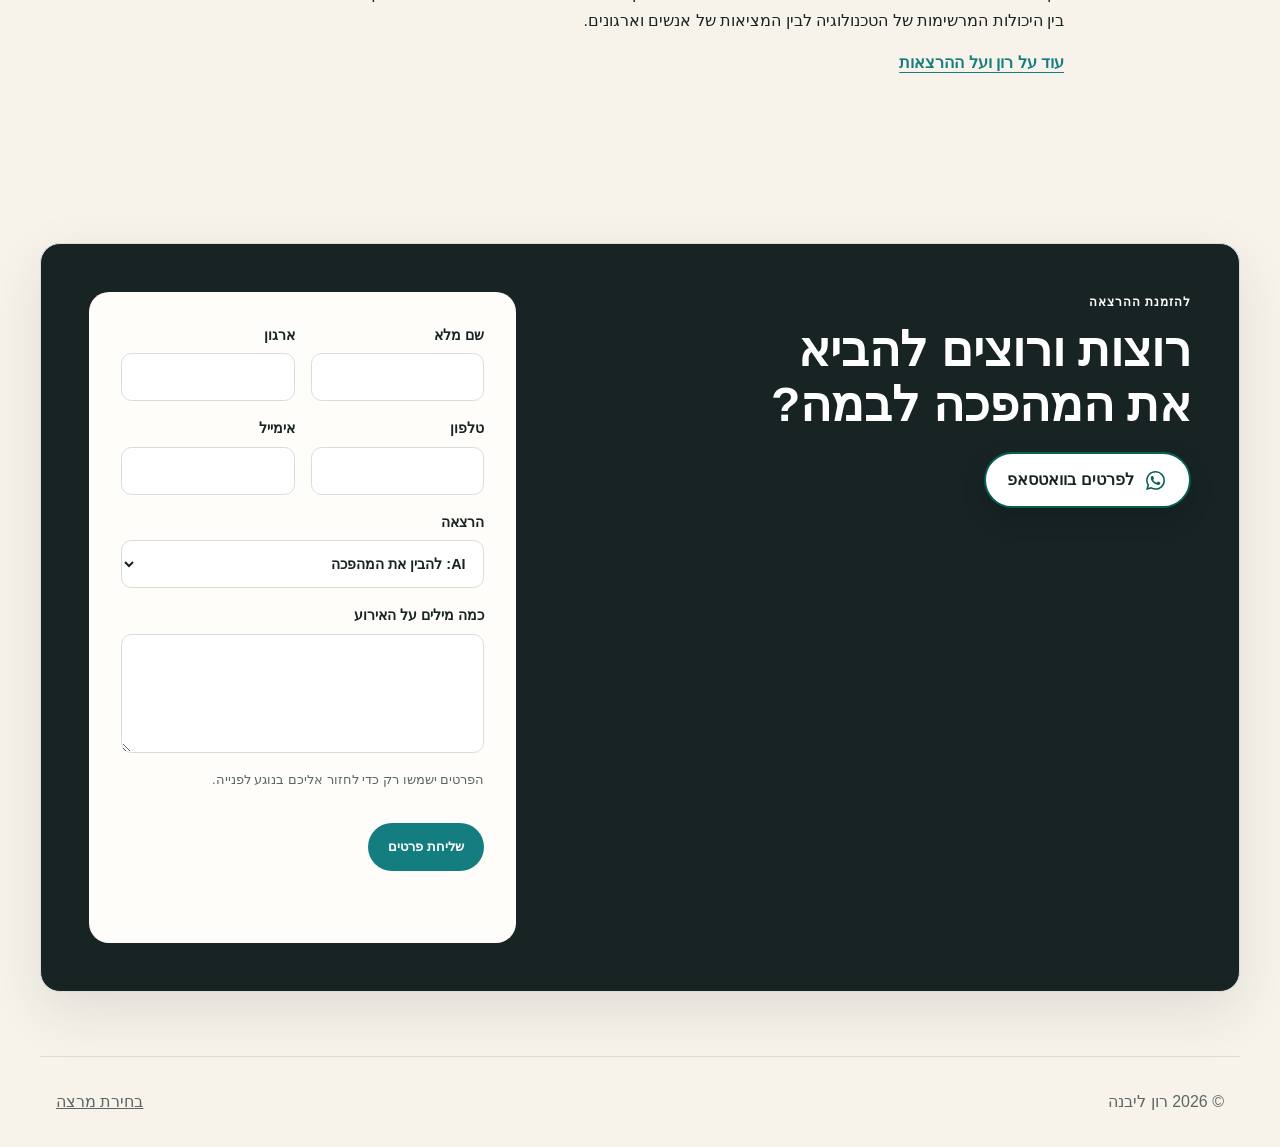
<file: ron-livneh/ai-understand-the-revolution/index.html>
<!doctype html>
<html lang="he" dir="rtl">
<head>
  <meta charset="utf-8">
  <meta name="viewport" content="width=device-width, initial-scale=1">
  <title>AI: להבין את המהפכה - הרצאה של רון ליבנה</title>
  <meta name="description" content="AI: להבין את המהפכה - הרצאה נגישה של רון ליבנה על בינה מלאכותית, השפעתה על החיים והעבודה והאחריות האנושית בעולם החדש.">
  <link rel="canonical" href="https://www.livnehtalks.co.il/ron-livneh/ai-understand-the-revolution/">
  <meta property="og:title" content="AI: להבין את המהפכה - רון ליבנה"><meta property="og:description" content="הרצאה בהירה ואנושית שעושה סדר במהפכת הבינה המלאכותית."><meta property="og:url" content="https://www.livnehtalks.co.il/ron-livneh/ai-understand-the-revolution/"><meta property="og:image" content="https://www.livnehtalks.co.il/assets/images/ron/ron-livneh-black-suit-corrected.png"><meta property="og:type" content="website"><meta property="og:locale" content="he_IL"><meta property="og:site_name" content="רון ליבנה וארז ליבנה">
  <link rel="stylesheet" href="/assets/css/styles.css">
  <script src="/assets/js/site.js" defer></script>
  <script src="/assets/js/forms.js" defer></script>
  <script type="application/ld+json">{"@context":"https://schema.org","@graph":[{"@type":"Service","name":"AI: להבין את המהפכה","description":"הרצאה נגישה על בינה מלאכותית והשפעתה על החיים והעבודה.","url":"https://www.livnehtalks.co.il/ron-livneh/ai-understand-the-revolution/","serviceType":"הרצאה","areaServed":"ישראל","provider":{"@type":"Person","@id":"https://www.livnehtalks.co.il/ron-livneh/#person","name":"רון ליבנה","url":"https://www.livnehtalks.co.il/ron-livneh/"}},{"@type":"BreadcrumbList","itemListElement":[{"@type":"ListItem","position":1,"name":"עמוד ראשי","item":"https://www.livnehtalks.co.il/"},{"@type":"ListItem","position":2,"name":"רון ליבנה","item":"https://www.livnehtalks.co.il/ron-livneh/"},{"@type":"ListItem","position":3,"name":"AI: להבין את המהפכה","item":"https://www.livnehtalks.co.il/ron-livneh/ai-understand-the-revolution/"}]}]}</script>
</head>
<body class="speaker-ron lecture-page">
  <a class="skip-link" href="#main">דלגו לתוכן</a>
  <header class="site-header">
    <a class="site-brand" href="/ron-livneh/">חזרה לעמוד של רון</a>
    <nav class="site-nav" aria-label="ניווט"><a href="/">חזרה לעמוד הראשי</a><a href="#contact">הזמנה</a></nav>
  </header>
  <main id="main">
    <section class="section lecture-hero">
      <nav class="breadcrumbs" aria-label="פירורי לחם"><a href="/">ראשי</a><span>/</span><a href="/ron-livneh/">רון ליבנה</a></nav>
      <p class="eyebrow">הרצאה על בינה מלאכותית</p>
      <h1>AI: להבין את המהפכה</h1>
      <p class="lead">הרצאה בהירה, סוחפת ואנושית שעושה סדר במהפכה שמשנה את הדרך שבה אנחנו עובדים, יוצרים ומקבלים החלטות.</p>
<figure class="lecture-hero__media"><img src="/assets/images/lectures/ai-revolution.jpg?v=20261117" alt="רון ליבנה מרצה מול קהל על בינה מלאכותית" width="1600" height="1067"></figure>
    </section>

    <section class="section section--paper lecture-layout">
      <div>
        <h2>לא צריך להיות מתכנתים כדי להבין מה משתנה</h2>
        <p>הבינה המלאכותית כבר כותבת, מציירת, מנתחת ומנהלת שיחה - אבל מאחורי הכותרות מסתתרות שאלות הרבה יותר מעניינות. איך הגענו לכאן? במה המכונות טובות מאיתנו, איפה הן עדיין טועות, ומה קורה כשאנחנו נותנים להן אחריות?</p>
        <p>רון מחברת בין הסבר נגיש לבין דוגמאות מהעבודה ומהחיים, ומציעה לקהל דרך לחשוב על AI ללא פחד וללא התלהבות עיוורת.</p>
      </div>
      <aside class="audience-card">
        <h2>למי ההרצאה מתאימה?</h2>
        <p>לעובדות ולעובדים, לכנסים, לימי העשרה, למנהלים ולקהל רחב שרוצה להבין את השינוי בלי ידע טכנולוגי מוקדם.</p>
      </aside>
    </section>

    <section class="section">
      <p class="eyebrow">על מה נדבר?</p>
      <h2>השאלות שמאחורי המהפכה</h2>
      <ul class="topic-list">
        <li><span>01</span>מהי בינה מלאכותית - ומה היא אינה?</li>
        <li><span>02</span>איך מכונות לומדות ליצור טקסט, תמונה וקוד?</li>
        <li><span>03</span>איפה AI כבר משנה תפקידים ותהליכי עבודה?</li>
        <li><span>04</span>איך מזהים טעויות, הטיות וביטחון מזויף של מערכות?</li>
        <li><span>05</span>מה נשאר באחריות האנושית?</li>
      </ul>
    </section>

    <section class="section takeaway">
      <p class="eyebrow">מה יוצאים איתו?</p>
      <h2>מפה ברורה יותר של העולם החדש</h2>
      <p class="lead">הקהל יוצא עם מושגים שימושיים, דוגמאות שקל לזכור ושאלות טובות יותר לשיחה על AI בארגון ובחיים.</p>
      <p class="former-names"><strong>שמות מוכרים וגרסאות קודמות של ההרצאה:</strong> אני הרובוט שלך, כשבינה מלאכותית כותבת שירה, מהפכת הבינה המלאכותית ובינה מלאכותית למתחילים. כיום התוכן מאוחד ומעודכן תחת השם „AI: להבין את המהפכה”.</p>
    </section>

    <section class="section credibility-block">
      <h2>מי מעבירה את ההרצאה?</h2>
      <p>רון ליבנה היא מרצה ומומחית לאוטומציה ובינה מלאכותית. הניסיון המעשי שלה בתהליכים ובמערכות עסקיות מאפשר לה לחבר בין היכולות המרשימות של הטכנולוגיה לבין המציאות של אנשים וארגונים.</p>
      <a class="text-link" href="/ron-livneh/">עוד על רון ועל ההרצאות</a>
    </section>

    <section id="contact" class="section contact-panel" data-speaker="ron" data-lecture="AI: להבין את המהפכה">
      <div class="contact-panel__intro"><p class="eyebrow">להזמנת ההרצאה</p><h2>רוצות ורוצים להביא את המהפכה לבמה?</h2><a class="button whatsapp-button" href="https://wa.me/972509225984?text=%D7%94%D7%99%D7%99%20%D7%A8%D7%95%D7%9F%2C%20%D7%90%D7%A9%D7%9E%D7%97%20%D7%9C%D7%A7%D7%91%D7%9C%20%D7%A4%D7%A8%D7%98%D7%99%D7%9D%20%D7%A2%D7%9C%20%D7%94%D7%94%D7%A8%D7%A6%D7%90%D7%94%20AI%3A%20%D7%9C%D7%94%D7%91%D7%99%D7%9F%20%D7%90%D7%AA%20%D7%94%D7%9E%D7%94%D7%A4%D7%9B%D7%94">לפרטים בוואטסאפ</a></div>
      <form class="contact-form" action="https://formspree.io/f/xeagpwby" method="post" data-contact-form data-speaker="ron" data-endpoint-status="ready"><fieldset><div class="form-grid"><label>שם מלא<input name="name" autocomplete="name" required></label><label>ארגון<input name="organization" autocomplete="organization" required></label><label>טלפון<input name="phone" type="tel" autocomplete="tel" required></label><label>אימייל<input name="email" type="email" autocomplete="email" required></label></div><label>הרצאה<select name="service" required><option selected>AI: להבין את המהפכה</option></select></label><label>כמה מילים על האירוע<textarea name="message" rows="4" required></textarea></label><label class="honeypot" aria-hidden="true">נא להשאיר ריק<input name="_gotcha" tabindex="-1" autocomplete="off"></label><p class="form-consent">הפרטים ישמשו רק כדי לחזור אליכם בנוגע לפנייה.</p><button class="button" type="submit">שליחת פרטים</button><p class="form-status" data-form-status role="status" aria-live="polite"></p></fieldset></form>
    </section>
  </main>
  <footer class="site-footer"><span>© <span data-current-year>2026</span> רון ליבנה</span><a href="/">בחירת מרצה</a></footer>
</body>
</html>
</file>
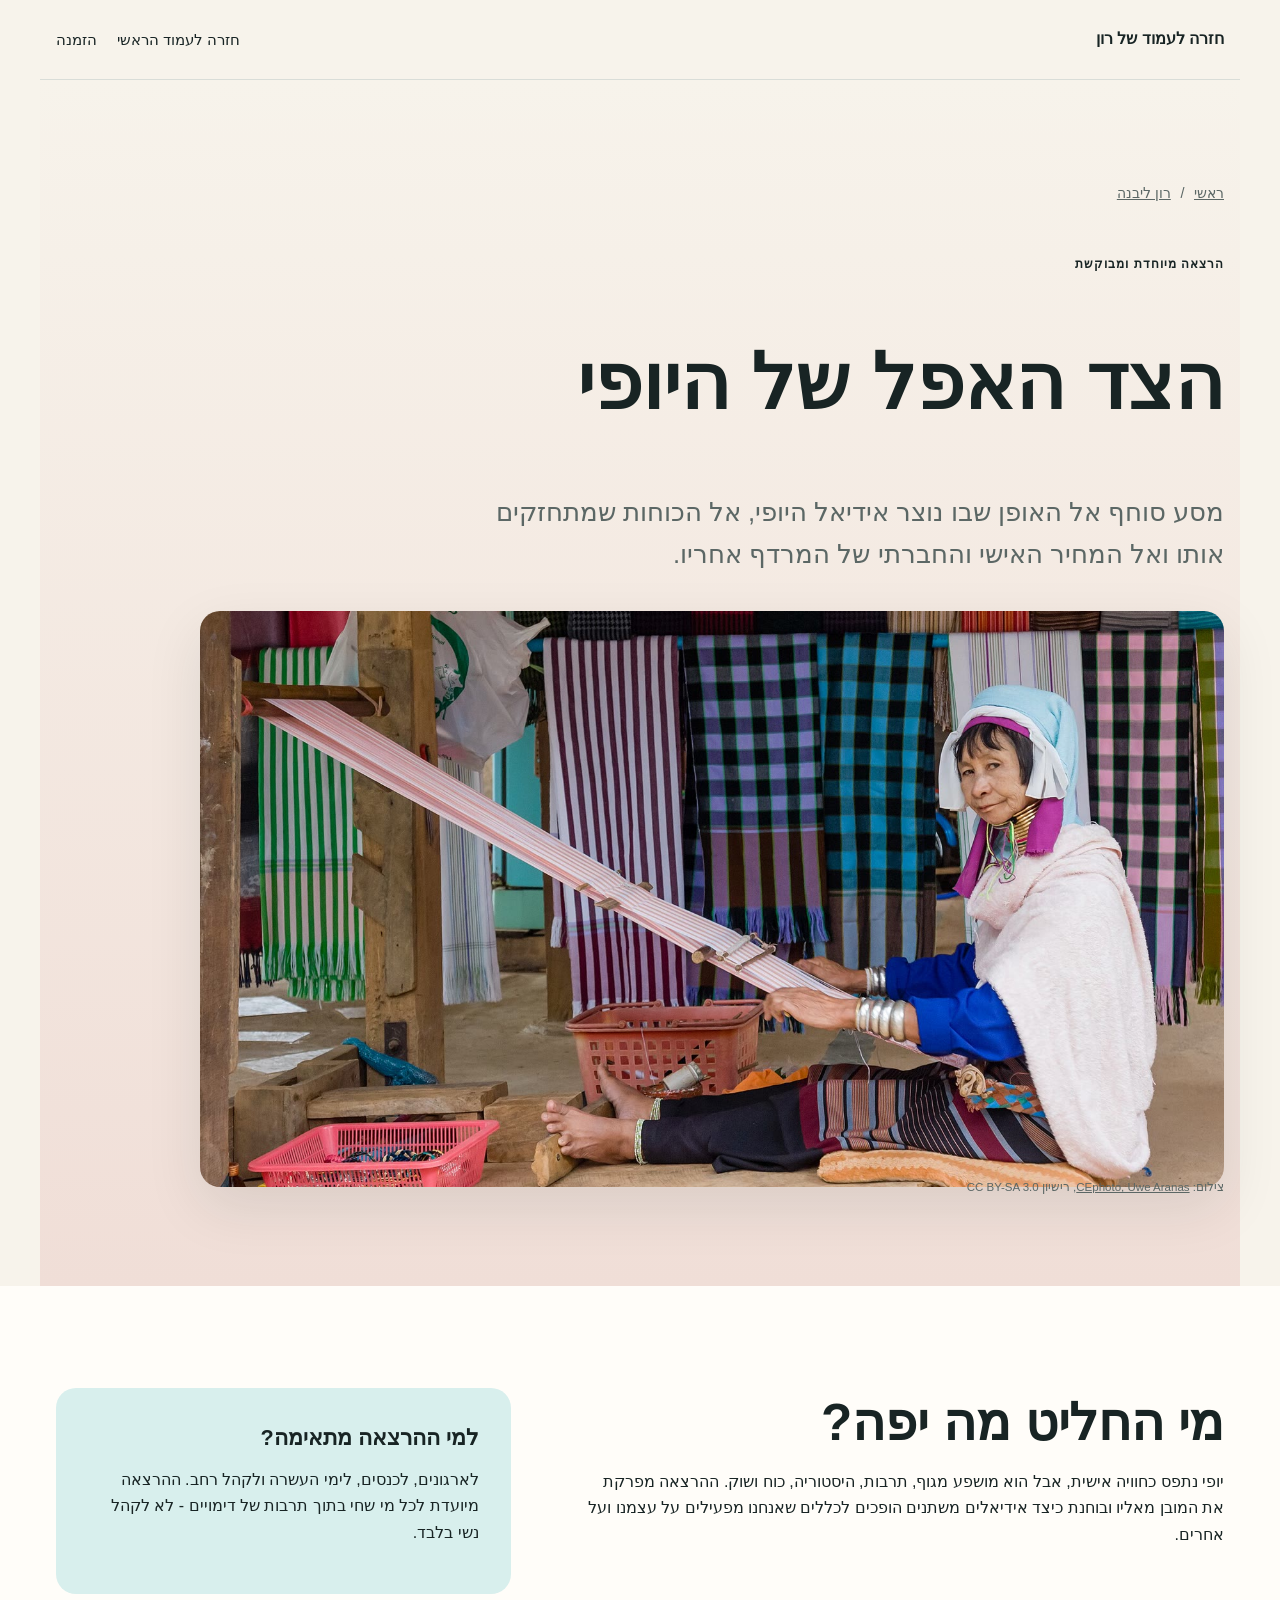
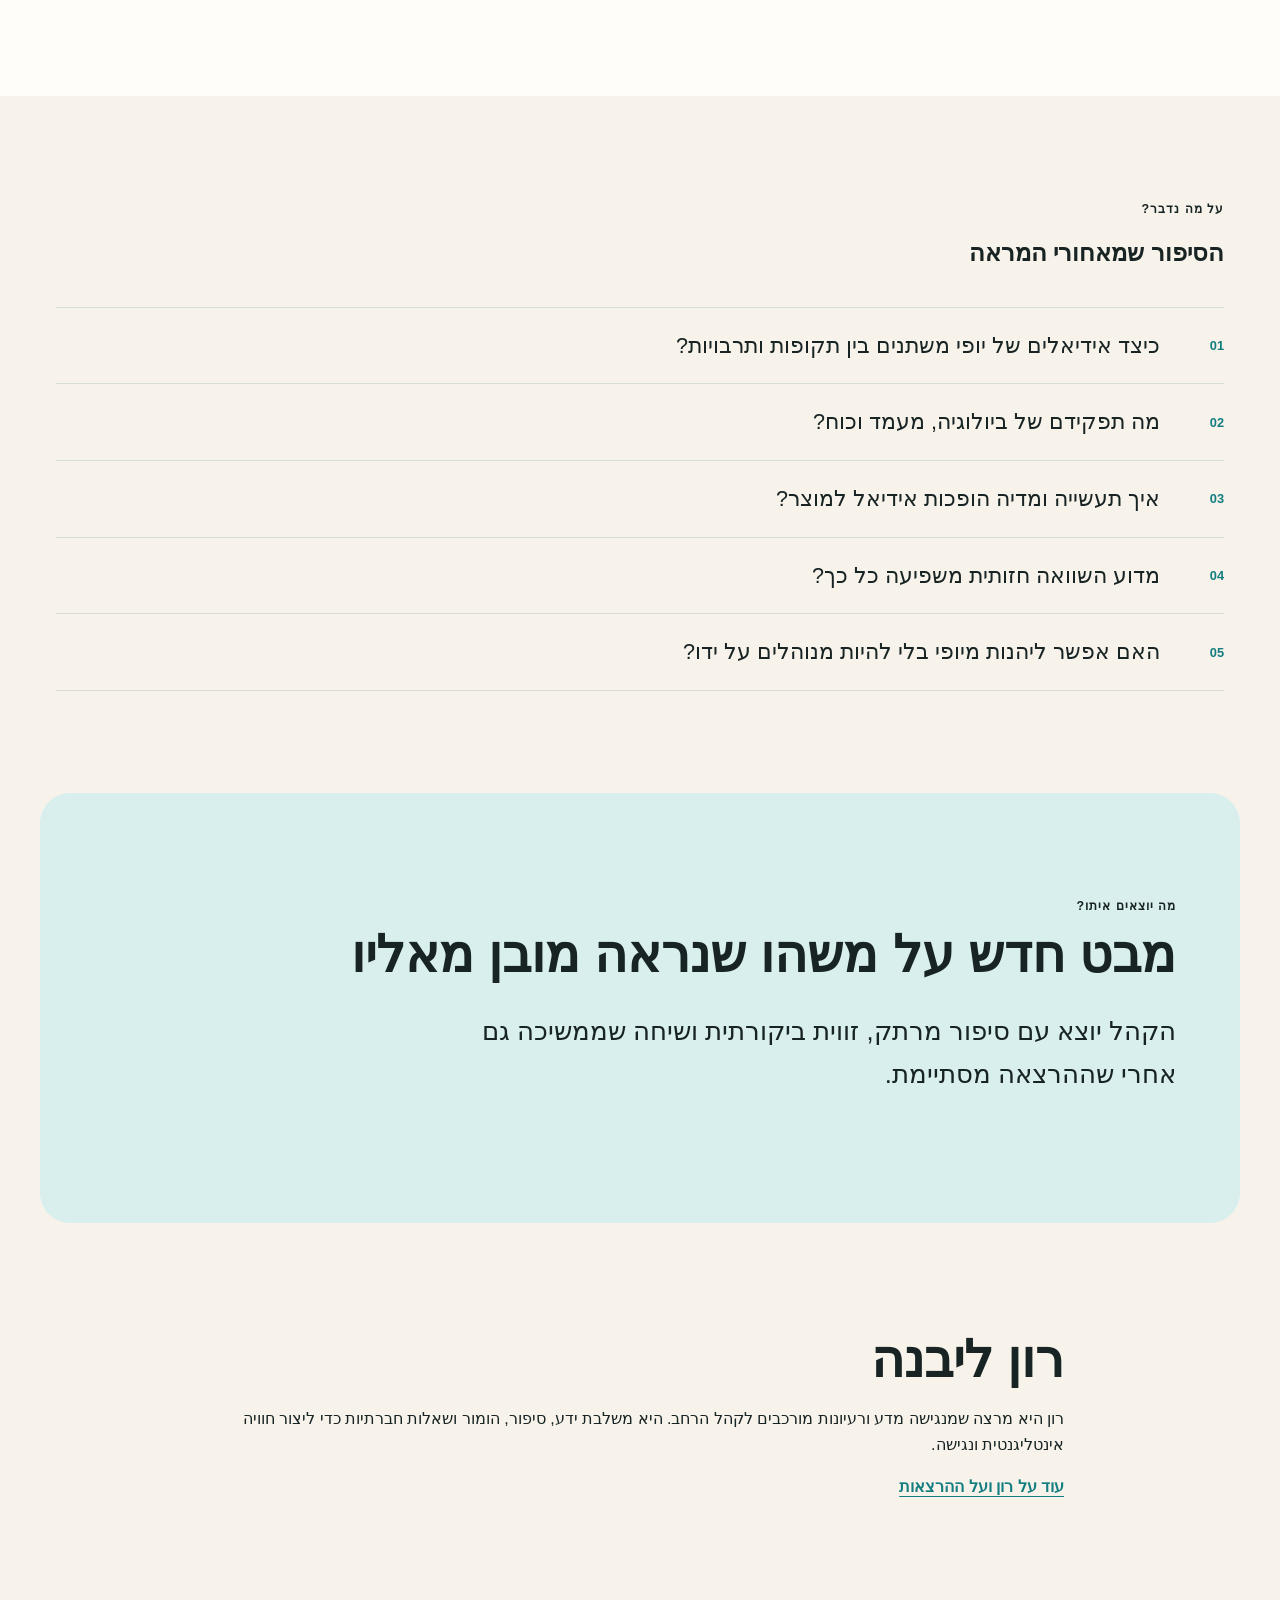
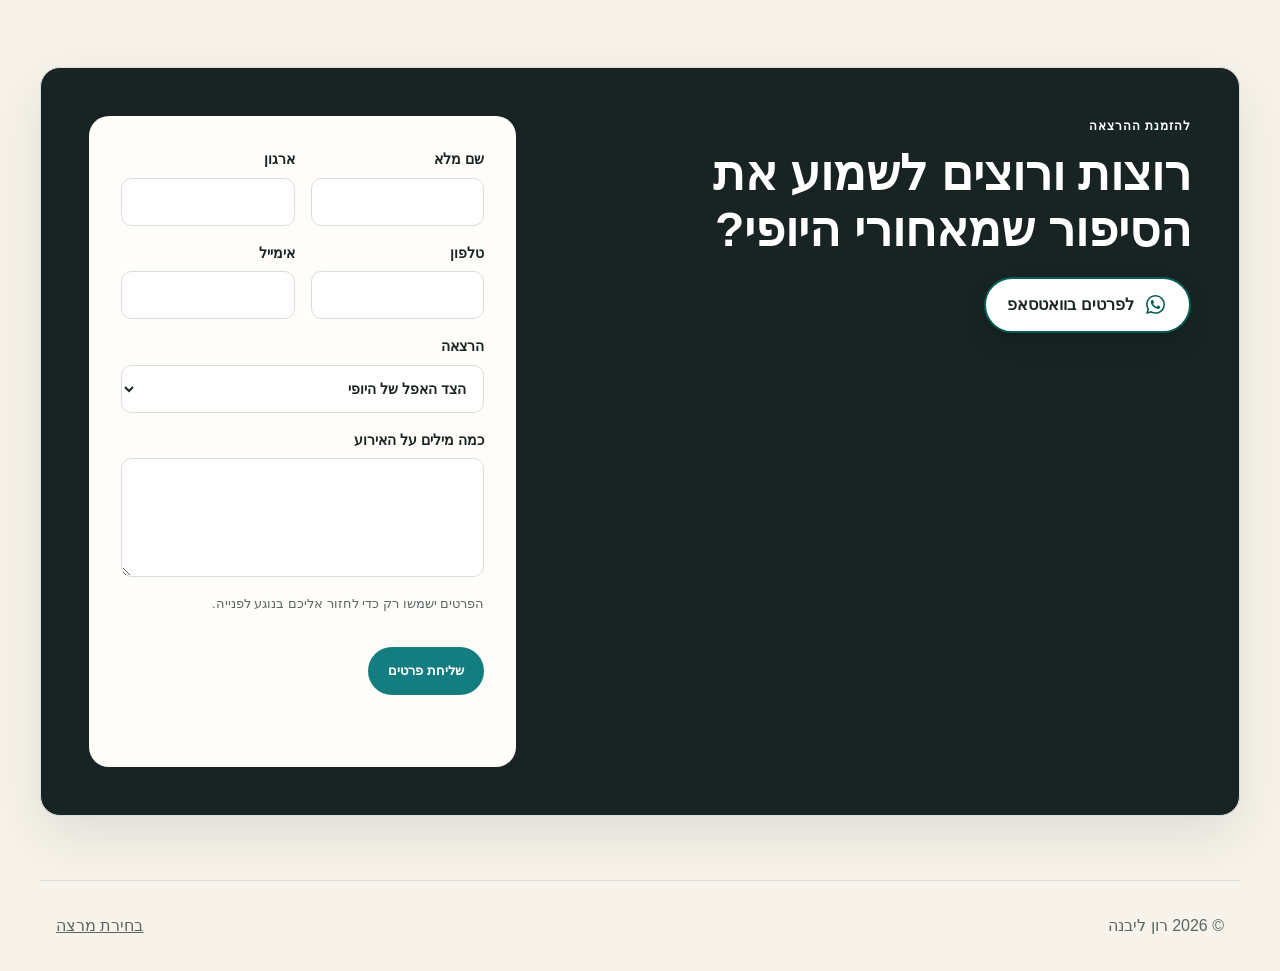
<file: ron-livneh/dark-side-of-beauty/index.html>
<!doctype html>
<html lang="he" dir="rtl">
<head>
  <meta charset="utf-8"><meta name="viewport" content="width=device-width, initial-scale=1">
  <title>הצד האפל של היופי - הרצאה של רון ליבנה</title>
  <meta name="description" content="הצד האפל של היופי - הרצאה של רון ליבנה על אידיאלים של יופי, הכוחות הביולוגיים והתרבותיים שמעצבים אותם והמחיר של המרדף אחריהם.">
  <link rel="canonical" href="https://www.livnehtalks.co.il/ron-livneh/dark-side-of-beauty/">
  <meta property="og:title" content="הצד האפל של היופי - רון ליבנה"><meta property="og:description" content="הסיפור שמאחורי אידיאל היופי והכוחות שמנהלים את המבט שלנו."><meta property="og:url" content="https://www.livnehtalks.co.il/ron-livneh/dark-side-of-beauty/"><meta property="og:image" content="https://www.livnehtalks.co.il/assets/images/ron/ron-livneh-black-suit-corrected.png"><meta property="og:type" content="website"><meta property="og:locale" content="he_IL"><meta property="og:site_name" content="רון ליבנה וארז ליבנה">
  <link rel="stylesheet" href="/assets/css/styles.css"><script src="/assets/js/site.js" defer></script><script src="/assets/js/forms.js" defer></script><script type="application/ld+json">{"@context":"https://schema.org","@graph":[{"@type":"Service","name":"הצד האפל של היופי","description":"הרצאה על אידיאלים של יופי, תרבות והמחיר של המרדף אחריהם.","url":"https://www.livnehtalks.co.il/ron-livneh/dark-side-of-beauty/","serviceType":"הרצאה","areaServed":"ישראל","provider":{"@type":"Person","@id":"https://www.livnehtalks.co.il/ron-livneh/#person","name":"רון ליבנה","url":"https://www.livnehtalks.co.il/ron-livneh/"}},{"@type":"BreadcrumbList","itemListElement":[{"@type":"ListItem","position":1,"name":"עמוד ראשי","item":"https://www.livnehtalks.co.il/"},{"@type":"ListItem","position":2,"name":"רון ליבנה","item":"https://www.livnehtalks.co.il/ron-livneh/"},{"@type":"ListItem","position":3,"name":"הצד האפל של היופי","item":"https://www.livnehtalks.co.il/ron-livneh/dark-side-of-beauty/"}]}]}</script>
</head>
<body class="speaker-ron lecture-page lecture-page--beauty">
  <a class="skip-link" href="#main">דלגו לתוכן</a>
  <header class="site-header"><a class="site-brand" href="/ron-livneh/">חזרה לעמוד של רון</a><nav class="site-nav" aria-label="ניווט"><a href="/">חזרה לעמוד הראשי</a><a href="#contact">הזמנה</a></nav></header>
  <main id="main">
    <section class="section lecture-hero"><nav class="breadcrumbs" aria-label="פירורי לחם"><a href="/">ראשי</a><span>/</span><a href="/ron-livneh/">רון ליבנה</a></nav><p class="eyebrow">הרצאה מיוחדת ומבוקשת</p><h1>הצד האפל של היופי</h1><p class="lead">מסע סוחף אל האופן שבו נוצר אידיאל היופי, אל הכוחות שמתחזקים אותו ואל המחיר האישי והחברתי של המרדף אחריו.</p><figure class="lecture-hero__media"><img src="/assets/images/lectures/dark-side-beauty.jpg" alt="אישה מקהילת הקאיאן עם טבעות צוואר מסורתיות עובדת על נול" width="1600" height="1067"><figcaption class="special-feature__credit">צילום: <a href="https://commons.wikimedia.org/wiki/File:Tachileik_Myanmar_Kayan-People-Woman-03.jpg" rel="noopener">CEphoto, Uwe Aranas</a>, רישיון CC BY-SA 3.0</figcaption></figure></section>
    <section class="section section--paper lecture-layout"><div><h2>מי החליט מה יפה?</h2><p>יופי נתפס כחוויה אישית, אבל הוא מושפע מגוף, תרבות, היסטוריה, כוח ושוק. ההרצאה מפרקת את המובן מאליו ובוחנת כיצד אידיאלים משתנים הופכים לכללים שאנחנו מפעילים על עצמנו ועל אחרים.</p></div><aside class="audience-card"><h2>למי ההרצאה מתאימה?</h2><p>לארגונים, לכנסים, לימי העשרה ולקהל רחב. ההרצאה מיועדת לכל מי שחי בתוך תרבות של דימויים - לא לקהל נשי בלבד.</p></aside></section>
    <section class="section"><p class="eyebrow">על מה נדבר?</p><h2>הסיפור שמאחורי המראה</h2><ul class="topic-list"><li><span>01</span>כיצד אידיאלים של יופי משתנים בין תקופות ותרבויות?</li><li><span>02</span>מה תפקידם של ביולוגיה, מעמד וכוח?</li><li><span>03</span>איך תעשייה ומדיה הופכות אידיאל למוצר?</li><li><span>04</span>מדוע השוואה חזותית משפיעה כל כך?</li><li><span>05</span>האם אפשר ליהנות מיופי בלי להיות מנוהלים על ידו?</li></ul></section>
    <section class="section takeaway"><p class="eyebrow">מה יוצאים איתו?</p><h2>מבט חדש על משהו שנראה מובן מאליו</h2><p class="lead">הקהל יוצא עם סיפור מרתק, זווית ביקורתית ושיחה שממשיכה גם אחרי שההרצאה מסתיימת.</p></section>
    <section class="section credibility-block"><h2>רון ליבנה</h2><p>רון היא מרצה שמנגישה מדע ורעיונות מורכבים לקהל הרחב. היא משלבת ידע, סיפור, הומור ושאלות חברתיות כדי ליצור חוויה אינטליגנטית ונגישה.</p><a class="text-link" href="/ron-livneh/">עוד על רון ועל ההרצאות</a></section>
    <section id="contact" class="section contact-panel" data-speaker="ron" data-lecture="הצד האפל של היופי"><div class="contact-panel__intro"><p class="eyebrow">להזמנת ההרצאה</p><h2>רוצות ורוצים לשמוע את הסיפור שמאחורי היופי?</h2><a class="button whatsapp-button" href="https://wa.me/972509225984?text=היי%20רון,%20אשמח%20לקבל%20פרטים%20על%20ההרצאה%20הצד%20האפל%20של%20היופי">לפרטים בוואטסאפ</a></div><form class="contact-form" action="https://formspree.io/f/xeagpwby" method="post" data-contact-form data-speaker="ron" data-endpoint-status="ready"><fieldset><div class="form-grid"><label>שם מלא<input name="name" autocomplete="name" required></label><label>ארגון<input name="organization" autocomplete="organization" required></label><label>טלפון<input name="phone" type="tel" autocomplete="tel" required></label><label>אימייל<input name="email" type="email" autocomplete="email" required></label></div><label>הרצאה<select name="service" required><option selected>הצד האפל של היופי</option></select></label><label>כמה מילים על האירוע<textarea name="message" rows="4" required></textarea></label><label class="honeypot" aria-hidden="true">נא להשאיר ריק<input name="_gotcha" tabindex="-1" autocomplete="off"></label><p class="form-consent">הפרטים ישמשו רק כדי לחזור אליכם בנוגע לפנייה.</p><button class="button" type="submit">שליחת פרטים</button><p class="form-status" data-form-status role="status" aria-live="polite"></p></fieldset></form></section>
  </main>
  <footer class="site-footer"><span>© <span data-current-year>2026</span> רון ליבנה</span><a href="/">בחירת מרצה</a></footer>
</body>
</html>
</file>
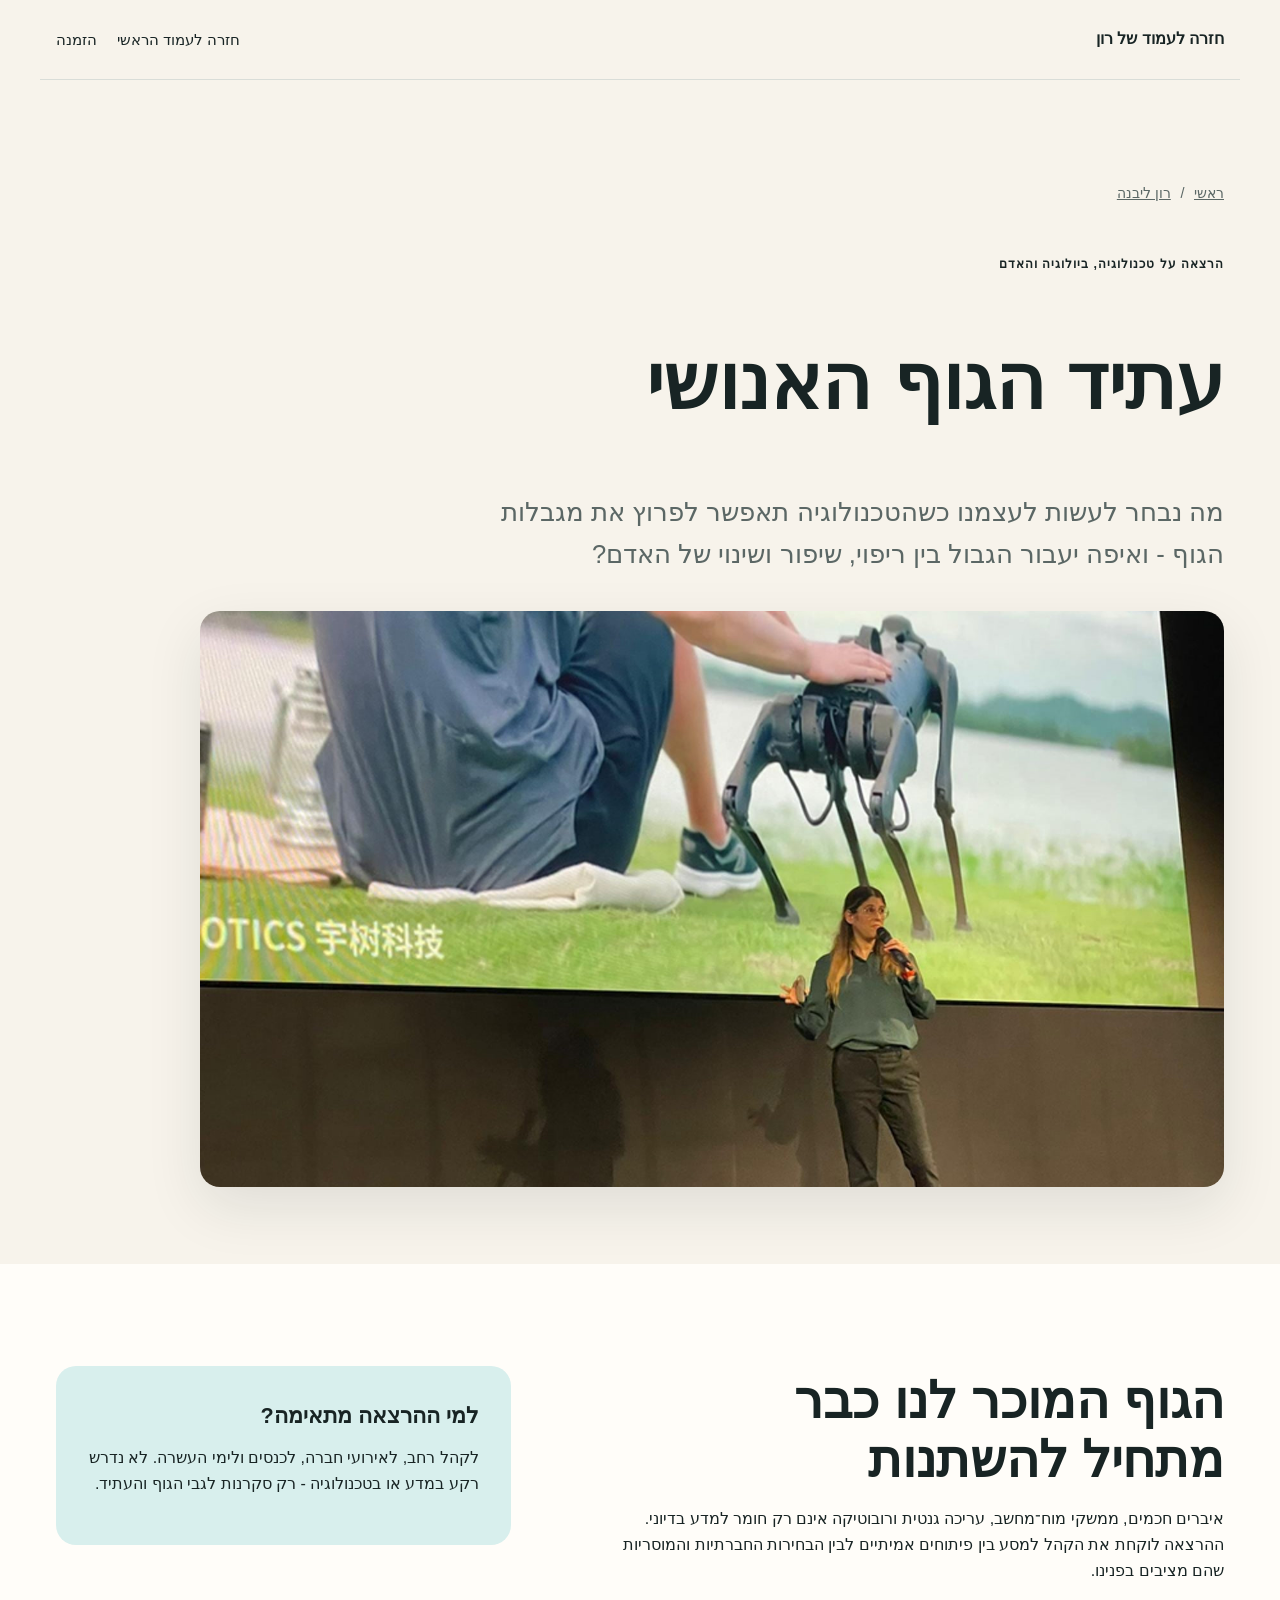
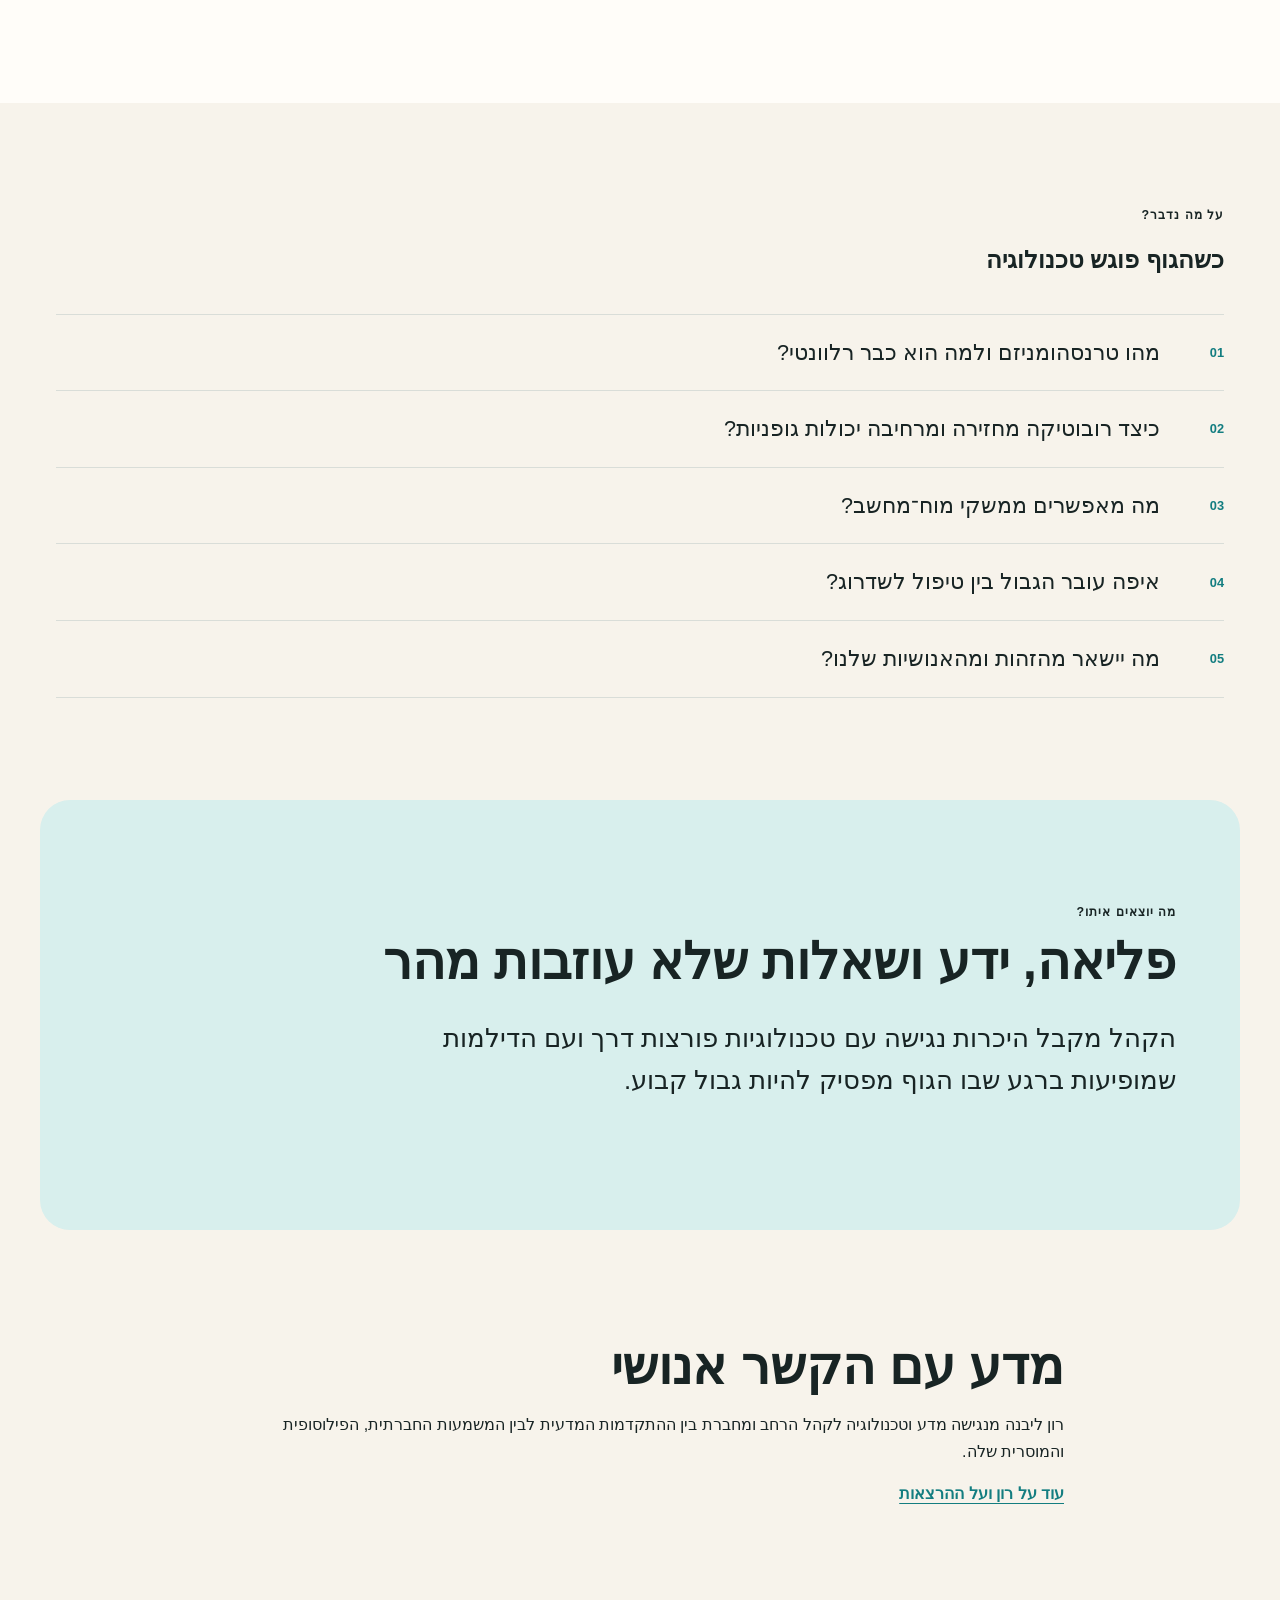
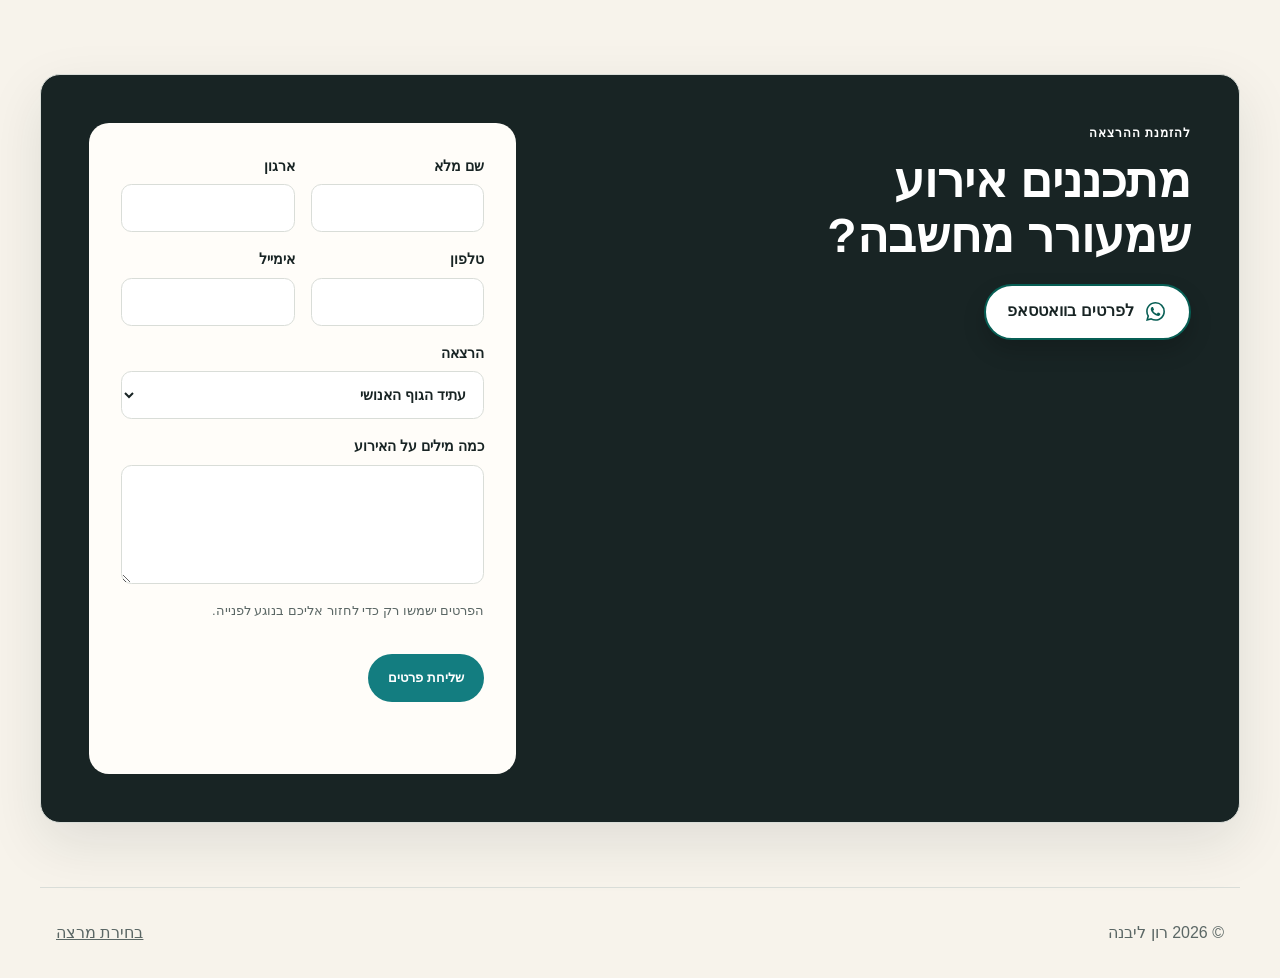
<file: ron-livneh/future-of-the-human-body/index.html>
<!doctype html>
<html lang="he" dir="rtl">
<head>
  <meta charset="utf-8"><meta name="viewport" content="width=device-width, initial-scale=1">
  <title>עתיד הגוף האנושי - הרצאה של רון ליבנה</title>
  <meta name="description" content="עתיד הגוף האנושי - הרצאה של רון ליבנה על רובוטיקה, ביולוגיה, ממשקי מוח־מחשב והגבול המשתנה בין ריפוי, שדרוג ואנושיות.">
  <link rel="canonical" href="https://www.livnehtalks.co.il/ron-livneh/future-of-the-human-body/">
  <meta property="og:title" content="עתיד הגוף האנושי - רון ליבנה"><meta property="og:description" content="מה נבחר לעשות כשהטכנולוגיה תאפשר לפרוץ את מגבלות הגוף?"><meta property="og:url" content="https://www.livnehtalks.co.il/ron-livneh/future-of-the-human-body/"><meta property="og:image" content="https://www.livnehtalks.co.il/assets/images/ron/ron-livneh-black-suit-corrected.png"><meta property="og:type" content="website"><meta property="og:locale" content="he_IL"><meta property="og:site_name" content="רון ליבנה וארז ליבנה">
  <link rel="stylesheet" href="/assets/css/styles.css"><script src="/assets/js/site.js" defer></script><script src="/assets/js/forms.js" defer></script><script type="application/ld+json">{"@context":"https://schema.org","@graph":[{"@type":"Service","name":"עתיד הגוף האנושי","description":"הרצאה על טכנולוגיה, ביולוגיה והגבול המשתנה בין אדם למכונה.","url":"https://www.livnehtalks.co.il/ron-livneh/future-of-the-human-body/","serviceType":"הרצאה","areaServed":"ישראל","provider":{"@type":"Person","@id":"https://www.livnehtalks.co.il/ron-livneh/#person","name":"רון ליבנה","url":"https://www.livnehtalks.co.il/ron-livneh/"}},{"@type":"BreadcrumbList","itemListElement":[{"@type":"ListItem","position":1,"name":"עמוד ראשי","item":"https://www.livnehtalks.co.il/"},{"@type":"ListItem","position":2,"name":"רון ליבנה","item":"https://www.livnehtalks.co.il/ron-livneh/"},{"@type":"ListItem","position":3,"name":"עתיד הגוף האנושי","item":"https://www.livnehtalks.co.il/ron-livneh/future-of-the-human-body/"}]}]}</script>
</head>
<body class="speaker-ron lecture-page">
  <a class="skip-link" href="#main">דלגו לתוכן</a>
  <header class="site-header"><a class="site-brand" href="/ron-livneh/">חזרה לעמוד של רון</a><nav class="site-nav" aria-label="ניווט"><a href="/">חזרה לעמוד הראשי</a><a href="#contact">הזמנה</a></nav></header>
  <main id="main">
    <section class="section lecture-hero"><nav class="breadcrumbs" aria-label="פירורי לחם"><a href="/">ראשי</a><span>/</span><a href="/ron-livneh/">רון ליבנה</a></nav><p class="eyebrow">הרצאה על טכנולוגיה, ביולוגיה והאדם</p><h1>עתיד הגוף האנושי</h1><p class="lead">מה נבחר לעשות לעצמנו כשהטכנולוגיה תאפשר לפרוץ את מגבלות הגוף - ואיפה יעבור הגבול בין ריפוי, שיפור ושינוי של האדם?</p><figure class="lecture-hero__media"><img src="/assets/images/lectures/future-human-body.jpg?v=20261117" alt="רון ליבנה מרצה על רובוטיקה ועתיד הגוף" width="1600" height="1067"></figure></section>
    <section class="section section--paper lecture-layout"><div><h2>הגוף המוכר לנו כבר מתחיל להשתנות</h2><p>איברים חכמים, ממשקי מוח־מחשב, עריכה גנטית ורובוטיקה אינם רק חומר למדע בדיוני. ההרצאה לוקחת את הקהל למסע בין פיתוחים אמיתיים לבין הבחירות החברתיות והמוסריות שהם מציבים בפנינו.</p></div><aside class="audience-card"><h2>למי ההרצאה מתאימה?</h2><p>לקהל רחב, לאירועי חברה, לכנסים ולימי העשרה. לא נדרש רקע במדע או בטכנולוגיה - רק סקרנות לגבי הגוף והעתיד.</p></aside></section>
    <section class="section"><p class="eyebrow">על מה נדבר?</p><h2>כשהגוף פוגש טכנולוגיה</h2><ul class="topic-list"><li><span>01</span>מהו טרנסהומניזם ולמה הוא כבר רלוונטי?</li><li><span>02</span>כיצד רובוטיקה מחזירה ומרחיבה יכולות גופניות?</li><li><span>03</span>מה מאפשרים ממשקי מוח־מחשב?</li><li><span>04</span>איפה עובר הגבול בין טיפול לשדרוג?</li><li><span>05</span>מה יישאר מהזהות ומהאנושיות שלנו?</li></ul></section>
    <section class="section takeaway"><p class="eyebrow">מה יוצאים איתו?</p><h2>פליאה, ידע ושאלות שלא עוזבות מהר</h2><p class="lead">הקהל מקבל היכרות נגישה עם טכנולוגיות פורצות דרך ועם הדילמות שמופיעות ברגע שבו הגוף מפסיק להיות גבול קבוע.</p></section>
    <section class="section credibility-block"><h2>מדע עם הקשר אנושי</h2><p>רון ליבנה מנגישה מדע וטכנולוגיה לקהל הרחב ומחברת בין ההתקדמות המדעית לבין המשמעות החברתית, הפילוסופית והמוסרית שלה.</p><a class="text-link" href="/ron-livneh/">עוד על רון ועל ההרצאות</a></section>
    <section id="contact" class="section contact-panel" data-speaker="ron" data-lecture="עתיד הגוף האנושי"><div class="contact-panel__intro"><p class="eyebrow">להזמנת ההרצאה</p><h2>מתכננים אירוע שמעורר מחשבה?</h2><a class="button whatsapp-button" href="https://wa.me/972509225984?text=היי%20רון,%20אשמח%20לקבל%20פרטים%20על%20ההרצאה%20עתיד%20הגוף%20האנושי">לפרטים בוואטסאפ</a></div><form class="contact-form" action="https://formspree.io/f/xeagpwby" method="post" data-contact-form data-speaker="ron" data-endpoint-status="ready"><fieldset><div class="form-grid"><label>שם מלא<input name="name" autocomplete="name" required></label><label>ארגון<input name="organization" autocomplete="organization" required></label><label>טלפון<input name="phone" type="tel" autocomplete="tel" required></label><label>אימייל<input name="email" type="email" autocomplete="email" required></label></div><label>הרצאה<select name="service" required><option selected>עתיד הגוף האנושי</option></select></label><label>כמה מילים על האירוע<textarea name="message" rows="4" required></textarea></label><label class="honeypot" aria-hidden="true">נא להשאיר ריק<input name="_gotcha" tabindex="-1" autocomplete="off"></label><p class="form-consent">הפרטים ישמשו רק כדי לחזור אליכם בנוגע לפנייה.</p><button class="button" type="submit">שליחת פרטים</button><p class="form-status" data-form-status role="status" aria-live="polite"></p></fieldset></form></section>
  </main>
  <footer class="site-footer"><span>© <span data-current-year>2026</span> רון ליבנה</span><a href="/">בחירת מרצה</a></footer>
</body>
</html>
</file>
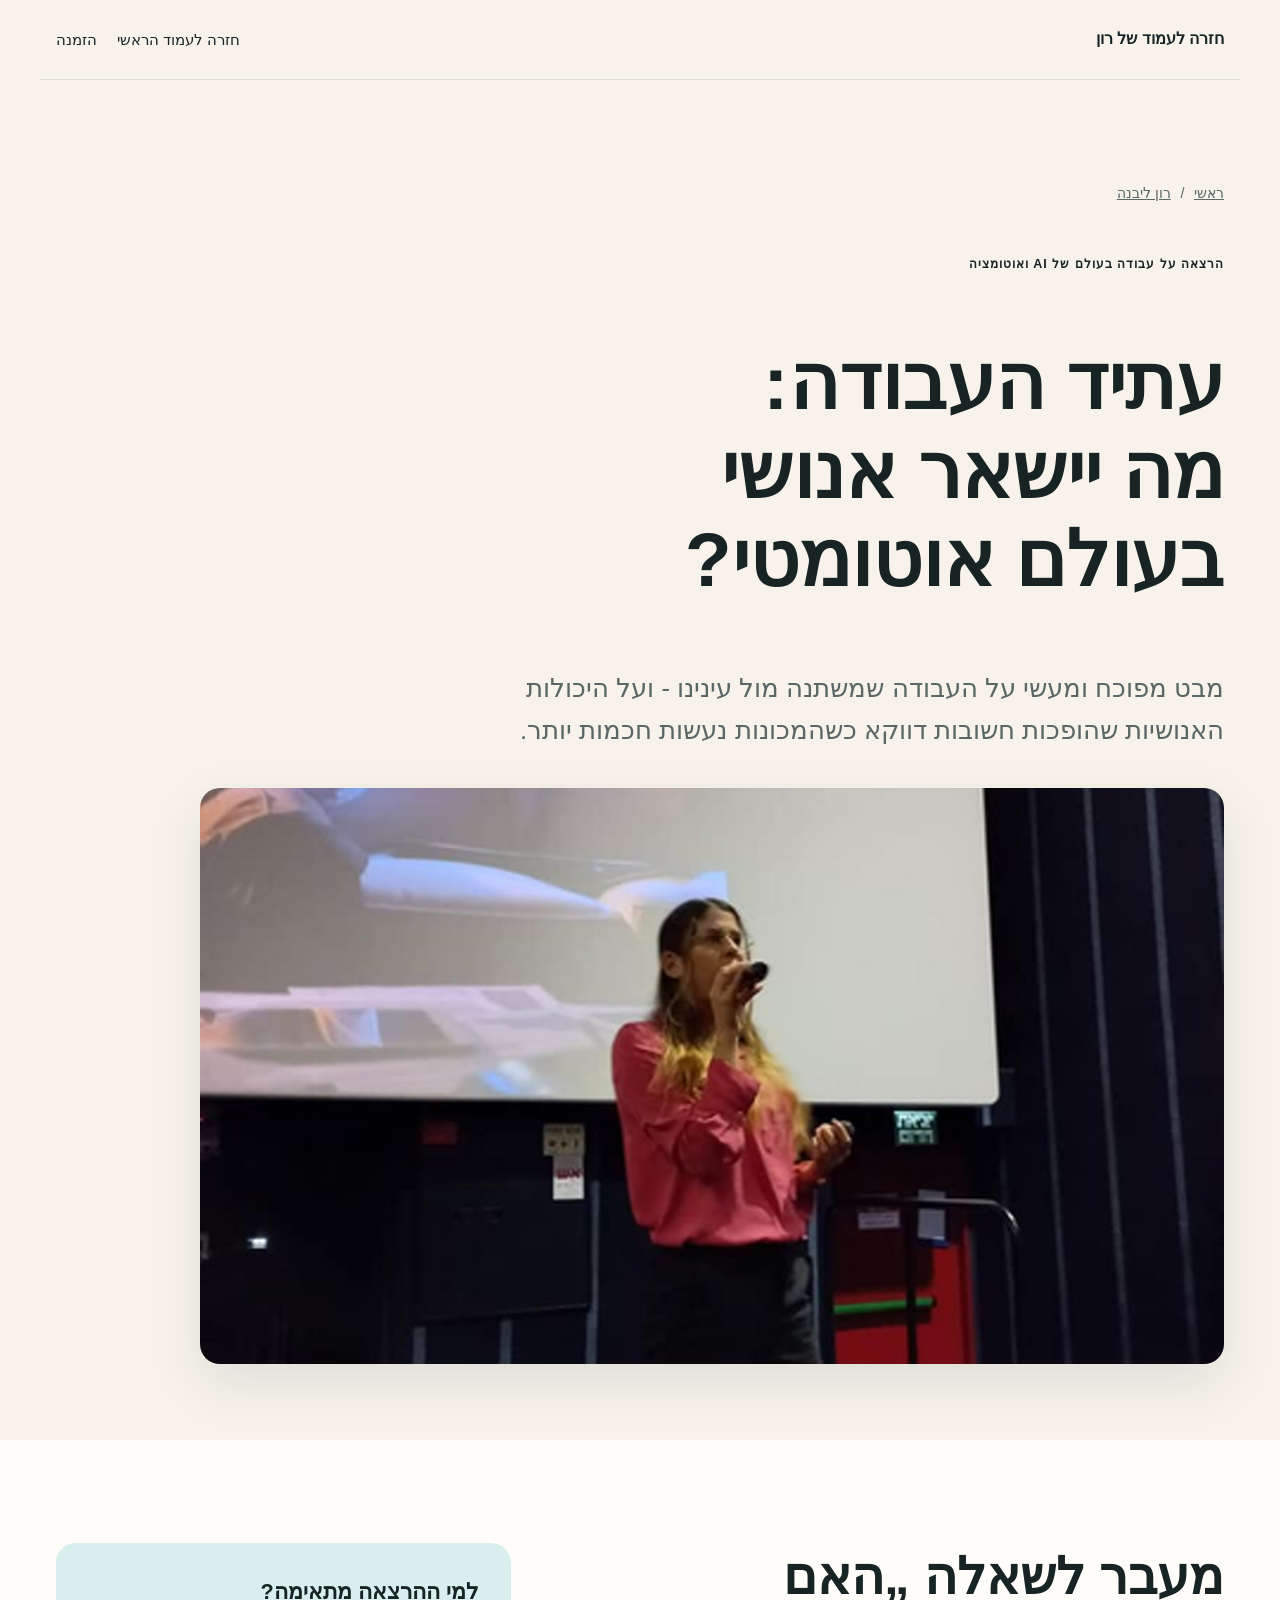
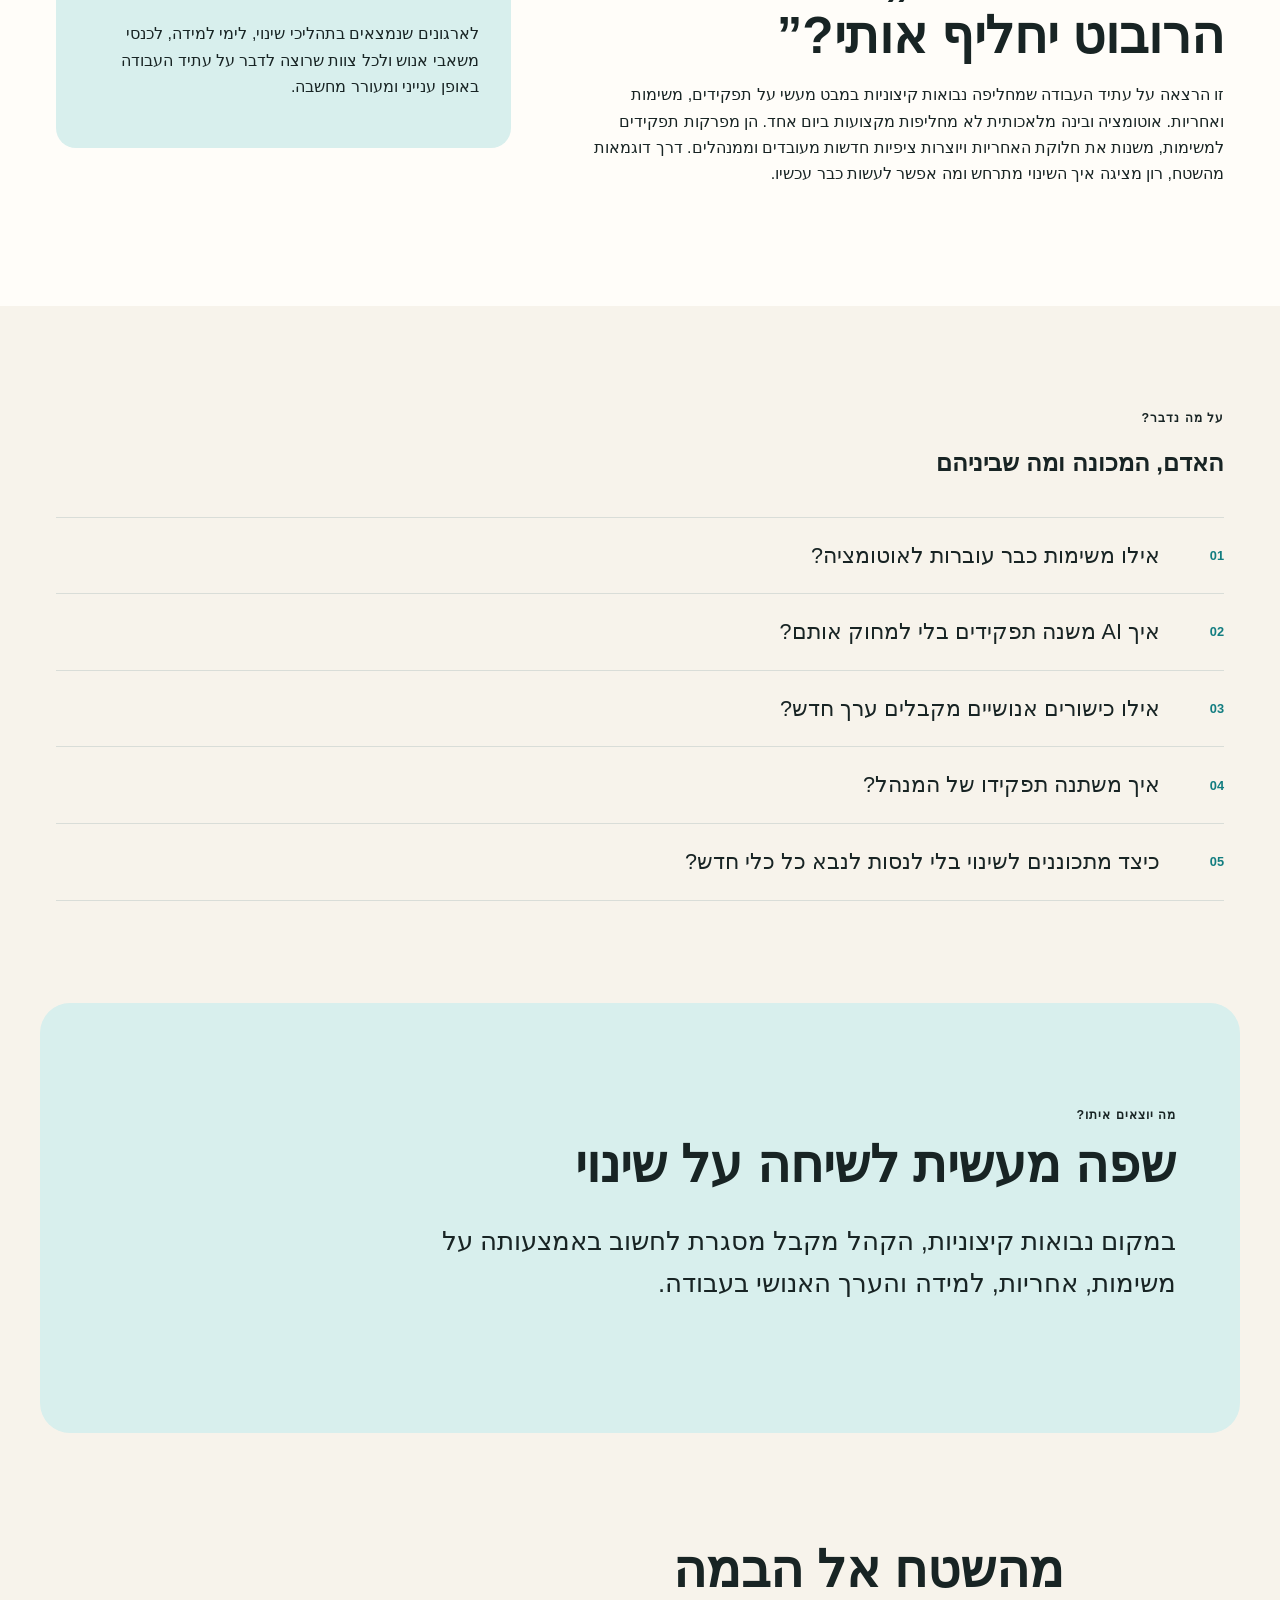
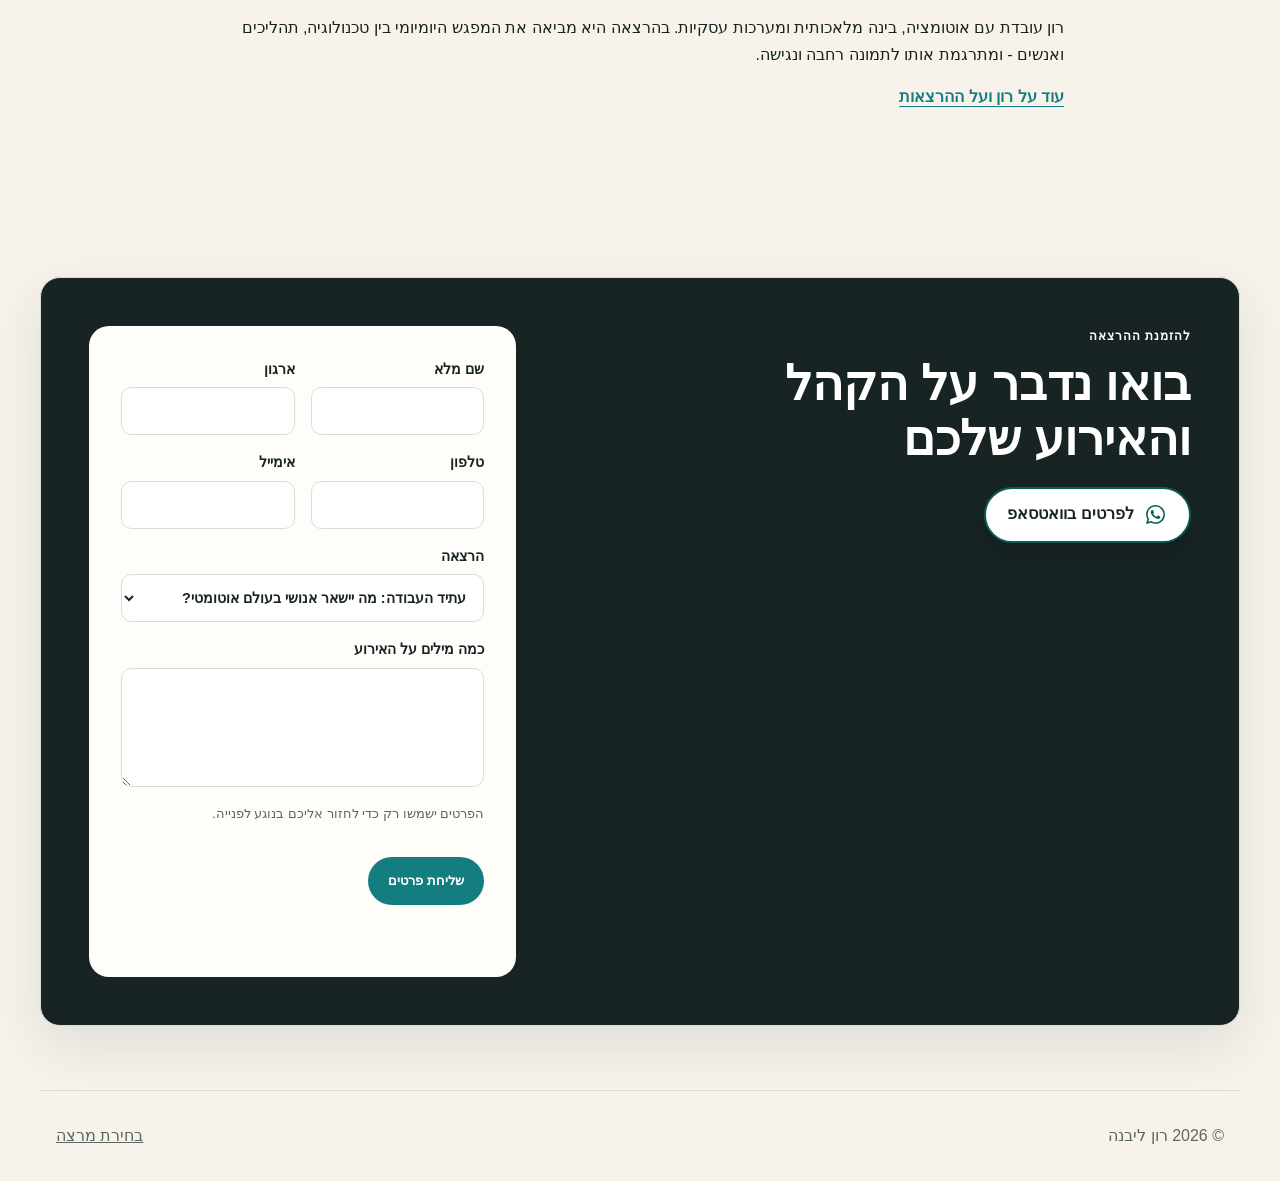
<file: ron-livneh/future-of-work/index.html>
<!doctype html>
<html lang="he" dir="rtl">
<head>
  <meta charset="utf-8">
  <meta name="viewport" content="width=device-width, initial-scale=1">
  <title>עתיד העבודה: מה יישאר אנושי בעולם אוטומטי? - רון ליבנה</title>
  <meta name="description" content="עתיד העבודה: מה יישאר אנושי בעולם אוטומטי? הרצאה מעשית של רון ליבנה על AI, אוטומציה, תפקידים משתנים והערך האנושי בעבודה.">
  <link rel="canonical" href="https://www.livnehtalks.co.il/ron-livneh/future-of-work/">
  <meta property="og:title" content="עתיד העבודה - רון ליבנה"><meta property="og:description" content="מה משתנה בעבודה, אילו משימות עוברות לאוטומציה ואילו יכולות אנושיות מקבלות ערך חדש."><meta property="og:url" content="https://www.livnehtalks.co.il/ron-livneh/future-of-work/"><meta property="og:image" content="https://www.livnehtalks.co.il/assets/images/ron/ron-livneh-black-suit-corrected.png"><meta property="og:type" content="website"><meta property="og:locale" content="he_IL"><meta property="og:site_name" content="רון ליבנה וארז ליבנה">
  <link rel="stylesheet" href="/assets/css/styles.css"><script src="/assets/js/site.js" defer></script><script src="/assets/js/forms.js" defer></script><script type="application/ld+json">{"@context":"https://schema.org","@graph":[{"@type":"Service","name":"עתיד העבודה: מה יישאר אנושי בעולם אוטומטי?","description":"הרצאה על AI, אוטומציה והערך האנושי בעבודה.","url":"https://www.livnehtalks.co.il/ron-livneh/future-of-work/","serviceType":"הרצאה","areaServed":"ישראל","provider":{"@type":"Person","@id":"https://www.livnehtalks.co.il/ron-livneh/#person","name":"רון ליבנה","url":"https://www.livnehtalks.co.il/ron-livneh/"}},{"@type":"BreadcrumbList","itemListElement":[{"@type":"ListItem","position":1,"name":"עמוד ראשי","item":"https://www.livnehtalks.co.il/"},{"@type":"ListItem","position":2,"name":"רון ליבנה","item":"https://www.livnehtalks.co.il/ron-livneh/"},{"@type":"ListItem","position":3,"name":"עתיד העבודה: מה יישאר אנושי בעולם אוטומטי?","item":"https://www.livnehtalks.co.il/ron-livneh/future-of-work/"}]}]}</script>
</head>
<body class="speaker-ron lecture-page">
  <a class="skip-link" href="#main">דלגו לתוכן</a>
  <header class="site-header"><a class="site-brand" href="/ron-livneh/">חזרה לעמוד של רון</a><nav class="site-nav" aria-label="ניווט"><a href="/">חזרה לעמוד הראשי</a><a href="#contact">הזמנה</a></nav></header>
  <main id="main">
    <section class="section lecture-hero">
      <nav class="breadcrumbs" aria-label="פירורי לחם"><a href="/">ראשי</a><span>/</span><a href="/ron-livneh/">רון ליבנה</a></nav>
      <p class="eyebrow">הרצאה על עבודה בעולם של AI ואוטומציה</p>
      <h1>עתיד העבודה: מה יישאר אנושי בעולם אוטומטי?</h1>
      <p class="lead">מבט מפוכח ומעשי על העבודה שמשתנה מול עינינו - ועל היכולות האנושיות שהופכות חשובות דווקא כשהמכונות נעשות חכמות יותר.</p>
<figure class="lecture-hero__media"><img src="/assets/images/lectures/future-of-work.jpg?v=20261117" alt="רון ליבנה מרצה על במה" width="1600" height="1067"></figure>
    </section>
    <section class="section section--paper lecture-layout">
      <div><h2>מעבר לשאלה „האם הרובוט יחליף אותי?”</h2><p>זו הרצאה על עתיד העבודה שמחליפה נבואות קיצוניות במבט מעשי על תפקידים, משימות ואחריות. אוטומציה ובינה מלאכותית לא מחליפות מקצועות ביום אחד. הן מפרקות תפקידים למשימות, משנות את חלוקת האחריות ויוצרות ציפיות חדשות מעובדים וממנהלים. דרך דוגמאות מהשטח, רון מציגה איך השינוי מתרחש ומה אפשר לעשות כבר עכשיו.</p></div>
      <aside class="audience-card"><h2>למי ההרצאה מתאימה?</h2><p>לארגונים שנמצאים בתהליכי שינוי, לימי למידה, לכנסי משאבי אנוש ולכל צוות שרוצה לדבר על עתיד העבודה באופן ענייני ומעורר מחשבה.</p></aside>
    </section>
    <section class="section"><p class="eyebrow">על מה נדבר?</p><h2>האדם, המכונה ומה שביניהם</h2><ul class="topic-list"><li><span>01</span>אילו משימות כבר עוברות לאוטומציה?</li><li><span>02</span>איך AI משנה תפקידים בלי למחוק אותם?</li><li><span>03</span>אילו כישורים אנושיים מקבלים ערך חדש?</li><li><span>04</span>איך משתנה תפקידו של המנהל?</li><li><span>05</span>כיצד מתכוננים לשינוי בלי לנסות לנבא כל כלי חדש?</li></ul></section>
    <section class="section takeaway"><p class="eyebrow">מה יוצאים איתו?</p><h2>שפה מעשית לשיחה על שינוי</h2><p class="lead">במקום נבואות קיצוניות, הקהל מקבל מסגרת לחשוב באמצעותה על משימות, אחריות, למידה והערך האנושי בעבודה.</p></section>
    <section class="section credibility-block"><h2>מהשטח אל הבמה</h2><p>רון עובדת עם אוטומציה, בינה מלאכותית ומערכות עסקיות. בהרצאה היא מביאה את המפגש היומיומי בין טכנולוגיה, תהליכים ואנשים - ומתרגמת אותו לתמונה רחבה ונגישה.</p><a class="text-link" href="/ron-livneh/">עוד על רון ועל ההרצאות</a></section>
    <section id="contact" class="section contact-panel" data-speaker="ron" data-lecture="עתיד העבודה"><div class="contact-panel__intro"><p class="eyebrow">להזמנת ההרצאה</p><h2>בואו נדבר על הקהל והאירוע שלכם</h2><a class="button whatsapp-button" href="https://wa.me/972509225984?text=היי%20רון,%20אשמח%20לקבל%20פרטים%20על%20ההרצאה%20עתיד%20העבודה">לפרטים בוואטסאפ</a></div><form class="contact-form" action="https://formspree.io/f/xeagpwby" method="post" data-contact-form data-speaker="ron" data-endpoint-status="ready"><fieldset><div class="form-grid"><label>שם מלא<input name="name" autocomplete="name" required></label><label>ארגון<input name="organization" autocomplete="organization" required></label><label>טלפון<input name="phone" type="tel" autocomplete="tel" required></label><label>אימייל<input name="email" type="email" autocomplete="email" required></label></div><label>הרצאה<select name="service" required><option selected>עתיד העבודה: מה יישאר אנושי בעולם אוטומטי?</option></select></label><label>כמה מילים על האירוע<textarea name="message" rows="4" required></textarea></label><label class="honeypot" aria-hidden="true">נא להשאיר ריק<input name="_gotcha" tabindex="-1" autocomplete="off"></label><p class="form-consent">הפרטים ישמשו רק כדי לחזור אליכם בנוגע לפנייה.</p><button class="button" type="submit">שליחת פרטים</button><p class="form-status" data-form-status role="status" aria-live="polite"></p></fieldset></form></section>
  </main>
  <footer class="site-footer"><span>© <span data-current-year>2026</span> רון ליבנה</span><a href="/">בחירת מרצה</a></footer>
</body>
</html>
</file>
<file: assets/css/styles.css>
:root {
  --cream: #f7f3eb;
  --paper: #fffdf9;
  --ink: #182424;
  --muted: #5b6765;
  --line: #d9ddd8;
  --ron: #137d80;
  --ron-soft: #d8efed;
  --erez: #a65332;
  --erez-soft: #f1dfd2;
  --gateway-accent: #405c66;
  --gateway-accent-soft: #e3eaeb;
  --radius: 1.25rem;
  --shadow: 0 1.25rem 3.5rem rgb(24 36 36 / 10%);
  --max-width: 75rem;
}

*, *::before, *::after { box-sizing: border-box; }
html { scroll-behavior: smooth; }

body {
  margin: 0;
  background: var(--cream);
  color: var(--ink);
  font-family: Arial, "Noto Sans Hebrew", sans-serif;
  font-size: 1rem;
  line-height: 1.65;
}

a { color: inherit; }
img { display: block; max-inline-size: 100%; block-size: auto; }
a:focus-visible, button:focus-visible, input:focus-visible, select:focus-visible, textarea:focus-visible {
  outline: 0.2rem solid currentColor;
  outline-offset: 0.2rem;
}

.skip-link {
  position: fixed;
  inset-block-start: 0.5rem;
  inset-inline-start: 0.5rem;
  z-index: 10;
  transform: translateY(-150%);
  background: var(--ink);
  color: white;
  padding: 0.6rem 1rem;
}
.skip-link:focus { transform: translateY(0); }

.site-header, .site-footer, .section {
  width: min(100% - 2rem, var(--max-width));
  margin-inline: auto;
  padding-inline: clamp(0rem, 2vw, 1rem);
}
.site-header {
  display: flex;
  align-items: center;
  justify-content: space-between;
  gap: 1rem;
  min-height: 5rem;
  border-block-end: 1px solid var(--line);
}
.site-brand { font-weight: 700; text-decoration: none; }
.site-nav { display: flex; flex-wrap: wrap; gap: 1.25rem; font-size: 0.95rem; }
.site-nav a { text-decoration: none; }
.site-nav a:hover { text-decoration: underline; text-underline-offset: 0.25em; }
.section { padding-block: clamp(3rem, 8vw, 7rem); }
.gateway-section { padding-block-start: clamp(2rem, 5vw, 4rem); }

h1, h2, h3 { line-height: 1.15; text-wrap: balance; }
h1 { font-size: clamp(2.25rem, 6vw, 5rem); max-width: 15ch; }
.lead { color: var(--muted); font-size: clamp(1.2rem, 2.2vw, 1.6rem); max-width: 46rem; }
.gateway-intro {
  max-width: 68rem;
  margin-inline: auto;
  text-align: center;
}
.gateway-intro h1 {
  max-width: none;
  margin-block: 0.35rem 1rem;
  font-size: clamp(3.25rem, 8vw, 6.75rem);
}
.gateway-intro > p:last-child {
  max-width: 58rem;
  margin: 0 auto;
  color: var(--muted);
  font-size: clamp(1.25rem, 2.4vw, 1.85rem);
  line-height: 1.55;
}
.gateway-intro .eyebrow { font-size: clamp(0.85rem, 1.3vw, 1rem); }
.eyebrow, .speaker-card__label {
  margin-block: 0 0.6rem;
  font-size: 0.78rem;
  font-weight: 800;
  letter-spacing: 0.08em;
}

.speaker-gateway, .content-grid {
  display: grid;
  grid-template-columns: repeat(2, minmax(0, 1fr));
  gap: 1.25rem;
  margin-block-start: 2.5rem;
}
.speaker-card, .contact-panel {
  min-height: 18rem;
  padding: clamp(1.5rem, 4vw, 3rem);
  border: 1px solid var(--line);
  border-radius: var(--radius);
  background: var(--paper);
  box-shadow: var(--shadow);
}
.speaker-card { display: flex; flex-direction: column; justify-content: space-between; gap: 2rem; }
.speaker-card__portrait {
  width: 100%;
  height: clamp(12rem, 22vw, 18rem);
  border-radius: calc(var(--radius) * 0.75);
  background: var(--cream);
  object-fit: cover;
  object-position: center 20%;
}
.speaker-card h2 { margin-block: 0; font-size: clamp(1.75rem, 3.2vw, 2.85rem); }
.speaker-card__lead { color: var(--muted); font-size: 1.15rem; }
.speaker-card.speaker-ron { border-block-start: 0.45rem solid var(--ron); }
.speaker-card.speaker-erez { border-block-start: 0.45rem solid var(--erez); }
.speaker-card.speaker-ron .speaker-card__label { color: var(--ron); }
.speaker-card.speaker-erez .speaker-card__label { color: var(--erez); }
.gateway-section--shared-accent .speaker-card {
  border-block-start: 0.45rem solid var(--gateway-accent);
}
.gateway-section--shared-accent .speaker-card__portrait { background: var(--gateway-accent-soft); }
.gateway-section--shared-accent .speaker-card.speaker-ron .speaker-card__label,
.gateway-section--shared-accent .speaker-card.speaker-erez .speaker-card__label { color: var(--gateway-accent); }
.gateway-section--shared-accent .speaker-card .button { background: var(--gateway-accent); }
.organization-events {
  display: grid;
  grid-template-columns: minmax(0, 1.35fr) minmax(14rem, 0.65fr);
  gap: clamp(1.5rem, 4vw, 4rem);
  align-items: center;
  margin-block-start: clamp(2rem, 6vw, 5rem);
  padding: clamp(1.5rem, 4vw, 3rem);
  border: 1px solid var(--line);
  border-radius: var(--radius);
  background: var(--gateway-accent-soft);
}
.organization-events h2 { margin-block: 0.35rem 1rem; font-size: clamp(1.9rem, 4vw, 3.4rem); }
.organization-events p:not(.eyebrow) { max-width: 52rem; }
.organization-events__actions { display: grid; gap: 1.25rem; }
.organization-events__choice { display: grid; text-align: center; }
.organization-events__choice .button { width: 100%; margin: 0; text-align: center; }
.organization-events__choice--ron .button { background: var(--ron); }
.organization-events__choice--erez .button { background: var(--erez); }

.hero,
.story-section,
.lecture-layout,
.special-feature,
.contact-panel {
  display: grid;
  grid-template-columns: minmax(0, 1.05fr) minmax(18rem, 0.75fr);
  align-items: center;
  gap: clamp(2rem, 6vw, 6rem);
}
.hero { min-height: calc(100vh - 5rem); }
.hero__copy > p:not(.eyebrow) { max-width: 42rem; }
.hero__media { margin: 0; border-radius: 50% 50% var(--radius) var(--radius); overflow: hidden; background: var(--ron-soft); }
.hero__media img,
.story-section__media img { display: block; width: 100%; height: auto; }
.hero__media img { aspect-ratio: 4 / 5; object-fit: cover; object-position: center 20%; }

.section--paper {
  width: 100%;
  max-width: none;
  padding-inline: max(calc((100% - var(--max-width)) / 2 + 1rem), 1rem);
  background: var(--paper);
}
.section-heading { max-width: 48rem; margin-block-end: 2.5rem; }
.section-heading h2,
.story-section h2,
.special-feature h2,
.lecture-layout h2,
.takeaway h2,
.credibility-block h2,
.proof-section h2 { font-size: clamp(1.9rem, 4vw, 3.4rem); margin-block: 0.35rem 1rem; }
.card-grid { display: grid; gap: 1.25rem; }
.card-grid--three { grid-template-columns: repeat(3, minmax(0, 1fr)); }
.content-card {
  display: grid;
  grid-template-rows: 2rem 8.75rem 7.5rem auto 2rem;
  gap: 1rem;
  min-height: 23rem;
  padding: clamp(1.5rem, 3vw, 2.5rem);
  border: 1px solid var(--line);
  border-radius: var(--radius);
  background: var(--cream);
}
.lecture-card__image {
  width: 100%;
  aspect-ratio: 3 / 2;
  margin: 0;
  border-radius: calc(var(--radius) * 0.65);
  object-fit: cover;
}
.content-card h3 {
  display: flex;
  align-items: center;
  margin: 0;
  font-size: clamp(1.35rem, 2.4vw, 2rem);
}
.content-card > p:not(.card-index) { margin: 0; }
.content-card .text-link { align-self: end; margin: 0; }
.card-index { margin: 0; color: var(--ron); font-weight: 800; }
.text-link { color: var(--ron); font-weight: 800; text-underline-offset: 0.25em; }

.special-feature {
  margin-block: clamp(2rem, 5vw, 5rem);
  border: 1px solid color-mix(in srgb, var(--ron) 35%, var(--line));
  border-radius: calc(var(--radius) * 1.5);
  background: linear-gradient(135deg, var(--paper), var(--ron-soft));
  box-shadow: var(--shadow);
}
.special-feature__mark { color: var(--ron); font-size: clamp(3rem, 8vw, 7rem); font-weight: 900; line-height: 0.82; opacity: 0.18; text-align: center; }
.special-feature--compact {
  grid-template-columns: 1fr;
  width: min(100% - 2rem, 50rem);
  min-height: 0;
  margin-block: 1.25rem 2.5rem;
  padding: clamp(1rem, 2vw, 1.5rem);
  box-shadow: none;
}
.special-feature__image {
  width: 100%;
  max-width: 23rem;
  max-height: 10rem;
  margin-block: 0.75rem 1rem;
  border-radius: calc(var(--radius) * 0.65);
  object-fit: cover;
  object-position: center 35%;
}
.special-feature__media { margin: 0; }
.special-feature__credit { margin-block: -0.55rem 0.75rem; color: var(--muted); font-size: 0.72rem; }
.special-feature__credit a { color: inherit; }
.special-feature--compact h2 { margin-block: 0.25rem 0.65rem; font-size: clamp(1.5rem, 3vw, 2.2rem); }
.special-feature--compact .lead { max-width: 58rem; margin-block: 0 0.75rem; font-size: 1rem; }
.special-feature--compact .text-link { color: #075f5b; }
.story-section__media { margin: 0; border-radius: var(--radius); overflow: hidden; box-shadow: var(--shadow); }
.story-section__media img { aspect-ratio: 4 / 3; object-fit: cover; }
.story-section__portrait { object-position: center 18%; }
.profile-links { display: flex; flex-wrap: wrap; gap: 0.65rem 1.1rem; margin-block-start: 1.5rem; }
.profile-links a { color: currentColor; font-weight: 700; text-underline-offset: 0.25rem; }
.speaker-ron .profile-links a { color: #075f5b; }
.speaker-erez .profile-links a { color: #8a3d18; }

.logo-strip { display: grid; grid-template-columns: repeat(3, minmax(0, 1fr)); gap: 1rem; align-items: stretch; margin-block: 2.5rem; }
.logo-strip img {
  width: 100%;
  height: 6.5rem;
  padding: 1rem;
  border: 1px solid var(--line);
  border-radius: 0.75rem;
  background: white;
  object-fit: contain;
}
.logo-strip img.logo-strip__logo--large { padding: 0.25rem; }
.proof-section > p:not(.eyebrow) { max-width: 58rem; }
.testimonial-quote p { line-height: 1.55; }
blockquote { max-width: 50rem; margin: 3rem 0 0; padding-inline-start: 1.5rem; border-inline-start: 0.35rem solid var(--ron); }
blockquote p { margin: 0; font-size: clamp(1.4rem, 3vw, 2.25rem); font-weight: 700; }
blockquote footer { margin-block-start: 0.75rem; color: var(--muted); }

.contact-panel {
  width: min(100% - 2rem, var(--max-width));
  min-height: 0;
  margin-block: clamp(2rem, 5vw, 5rem);
  background: var(--ink);
  color: white;
}
.contact-panel h2 { margin-block: 0.25rem; font-size: clamp(1.8rem, 4vw, 3rem); }
.contact-panel .button { background: white; color: var(--ink); }
.contact-panel__intro { align-self: start; }
.contact-form {
  display: grid;
  gap: 1rem;
  padding: clamp(1.25rem, 3vw, 2rem);
  border-radius: var(--radius);
  background: var(--paper);
  color: var(--ink);
}
.local-form-notice {
  margin: 0;
  padding: 0.8rem 1rem;
  border-inline-start: 0.3rem solid currentColor;
  border-radius: 0.5rem;
  background: var(--cream);
  font-weight: 700;
}
.contact-form fieldset { display: grid; gap: 1rem; min-inline-size: 0; margin: 0; padding: 0; border: 0; }
.contact-form fieldset[disabled] { opacity: 0.68; }
.form-grid { display: grid; grid-template-columns: repeat(2, minmax(0, 1fr)); gap: 1rem; }
.contact-form label { display: grid; gap: 0.35rem; font-size: 0.9rem; font-weight: 700; }
.contact-form input,
.contact-form select,
.contact-form textarea {
  width: 100%;
  min-height: 3rem;
  border: 1px solid var(--line);
  border-radius: 0.65rem;
  background: white;
  color: var(--ink);
  font: inherit;
  padding: 0.7rem 0.85rem;
}
.contact-form textarea { resize: vertical; }
.contact-form .button { justify-self: start; border: 0; background: var(--ink); color: white; cursor: pointer; }
.contact-form .button:disabled { cursor: wait; opacity: 0.6; }
.form-consent, .form-status { margin: 0; color: var(--muted); font-size: 0.82rem; }
.form-status { min-height: 1.5rem; font-weight: 700; }
.honeypot { position: absolute !important; inline-size: 1px; block-size: 1px; overflow: hidden; clip-path: inset(50%); white-space: nowrap; }
.site-footer { display: flex; justify-content: space-between; gap: 1rem; }

.lecture-hero { padding-block-end: clamp(3rem, 6vw, 5rem); }
.lecture-hero h1 { max-width: 18ch; }
.lecture-hero__media { max-width: 64rem; margin: 2.25rem 0 0; }
.lecture-hero__media img {
  width: 100%;
  aspect-ratio: 16 / 9;
  border-radius: var(--radius);
  box-shadow: var(--shadow);
  object-fit: cover;
}
.lecture-hero__image--portrait { object-position: center 12%; }
.breadcrumbs { display: flex; gap: 0.6rem; color: var(--muted); font-size: 0.9rem; margin-block-end: 3rem; }
.lecture-layout { align-items: start; }
.audience-card { padding: 2rem; border-radius: var(--radius); background: var(--ron-soft); }
.audience-card h2 { font-size: 1.35rem; }
.topic-list { list-style: none; margin: 2.5rem 0 0; padding: 0; border-block-start: 1px solid var(--line); }
.topic-list li { display: grid; grid-template-columns: 3rem 1fr; gap: 1rem; align-items: center; padding-block: 1.25rem; border-block-end: 1px solid var(--line); font-size: clamp(1.05rem, 2vw, 1.35rem); }
.topic-list span { color: var(--ron); font-size: 0.8rem; font-weight: 800; }
.takeaway { border-radius: calc(var(--radius) * 1.5); background: var(--ron-soft); padding-inline: clamp(1.5rem, 5vw, 5rem); }
.takeaway .lead { color: var(--ink); }
.former-names { max-width: 55rem; margin-block-start: 2rem; padding-block-start: 1.5rem; border-block-start: 1px solid color-mix(in srgb, var(--ron) 30%, transparent); }
.credibility-block { max-width: 55rem; margin-inline: auto; }
.intent-hero__actions { display: flex; flex-wrap: wrap; gap: 1rem 1.4rem; align-items: center; margin-block-start: 1.75rem; }
.intent-card-grid .content-card {
  grid-template-rows: minmax(7.5rem, auto) minmax(7.5rem, auto) auto 2rem;
  min-height: 0;
}
.intent-card-grid .content-card h3 { margin-block-start: 0; }
.service-grid.intent-service-grid { grid-template-columns: repeat(3, minmax(0, 1fr)); }
.service-grid.intent-service-grid .service-card { grid-template-columns: 1fr; }
.intent-outcomes { max-width: min(78rem, calc(100% - 2rem)); margin-inline: auto; }
.intent-checklist { display: grid; gap: 0.85rem; max-width: 58rem; margin: 2rem 0 0; padding: 0; list-style: none; }
.intent-checklist li { position: relative; padding-inline-start: 2rem; font-size: clamp(1.05rem, 2vw, 1.25rem); }
.intent-checklist li::before { position: absolute; inset-inline-start: 0; content: "✓"; color: var(--ron); font-weight: 900; }
.speaker-erez .intent-checklist li::before { color: var(--erez); }
.intent-cta { padding-inline: clamp(1.25rem, 4vw, 3rem); }
.lecture-page--beauty .lecture-hero { background: linear-gradient(180deg, transparent, #f0ded7); }

.speaker-erez .hero__media { background: var(--erez-soft); }
.speaker-erez .card-index,
.speaker-erez .text-link,
.speaker-erez .topic-list span { color: var(--erez); }
.speaker-erez .audience-card,
.speaker-erez .takeaway { background: var(--erez-soft); }
.speaker-erez .former-names { border-block-start-color: color-mix(in srgb, var(--erez) 30%, transparent); }

.service-grid { grid-template-columns: repeat(2, minmax(0, 1fr)); }
.service-card {
  display: grid;
  grid-template-columns: 4rem 1fr;
  gap: 1.25rem;
  padding: clamp(1.5rem, 4vw, 3rem);
  border: 1px solid var(--line);
  border-radius: var(--radius);
  background: var(--paper);
}
.service-card h3 { margin-block-start: 0; font-size: clamp(1.45rem, 2.5vw, 2.1rem); }
.service-card__number { color: var(--erez); font-size: 0.85rem; font-weight: 800; }
.consulting-section {
  display: grid;
  grid-template-columns: minmax(16rem, 0.55fr) minmax(0, 1.2fr);
  align-items: center;
  gap: clamp(2rem, 7vw, 7rem);
  border-radius: calc(var(--radius) * 1.5);
  background: linear-gradient(135deg, var(--erez-soft), var(--paper));
  box-shadow: var(--shadow);
  padding-inline: clamp(1.5rem, 5vw, 5rem);
}
.consulting-section figure { align-self: end; margin: 0; }
.consulting-section img { display: block; max-width: 100%; max-height: 32rem; margin-inline: auto; object-fit: contain; }
.venture-section {
  background: var(--paper);
  border-inline-start: 0.5rem solid var(--erez);
  border-radius: var(--radius);
  box-shadow: var(--shadow);
}
.venture-section > * { max-width: 65rem; }
.evidence-section { display: grid; grid-template-columns: 1.1fr 0.9fr; gap: clamp(2rem, 6vw, 6rem); align-items: start; }
.media-grid { display: grid; grid-template-columns: repeat(2, minmax(0, 1fr)); gap: 1.25rem; }
.media-card {
  margin: 0;
  padding: 1rem;
  border: 1px solid var(--line);
  border-radius: var(--radius);
  background: var(--paper);
  box-shadow: var(--shadow);
}
.media-card video { display: block; width: 100%; aspect-ratio: 16 / 9; border-radius: 0.75rem; background: #111; }
.media-card figcaption { padding: 1rem 0.25rem 0.2rem; }
.media-card figcaption h3 { margin: 0 0 0.45rem; font-size: 1.15rem; }
.media-card figcaption p { margin: 0; color: var(--muted); line-height: 1.65; }
.media-card__source { display: block; margin-top: 0.6rem; font-size: 0.9rem; font-weight: 700; color: var(--ron-accent); }
.interview-section { margin-block-start: clamp(2.5rem, 6vw, 4.5rem); }
.interview-section > p { max-width: 48rem; }
.interview-grid { display: grid; grid-template-columns: repeat(2, minmax(0, 1fr)); gap: 1.25rem; margin-block-start: 1.5rem; }
.interview-card { position: relative; overflow: hidden; border: 1px solid var(--line); border-radius: var(--radius); background: var(--paper); box-shadow: var(--shadow); }
.interview-card a { display: grid; height: 100%; color: inherit; text-decoration: none; }
.interview-card img { width: 100%; aspect-ratio: 16 / 9; object-fit: cover; }
.interview-card__duration { position: absolute; inset-block-start: 0.75rem; inset-inline-start: 0.75rem; padding: 0.25rem 0.5rem; border-radius: 0.35rem; background: rgb(0 0 0 / 78%); color: white; font-size: 0.8rem; font-weight: 700; direction: ltr; }
.interview-card__title { padding: 1rem 1rem 0.35rem; font-weight: 800; font-size: 1.1rem; }
.interview-card__meta { padding: 0 1rem 1rem; color: var(--muted); font-size: 0.9rem; }
.interview-card a:hover .interview-card__title { text-decoration: underline; text-underline-offset: 0.25rem; }
.button {
  display: inline-flex;
  align-items: center;
  justify-content: center;
  min-height: 3rem;
  margin-block-start: 1rem;
  padding-inline: 1.25rem;
  border-radius: 999px;
  background: var(--ink);
  color: white;
  font-weight: 700;
  text-decoration: none;
}
.speaker-ron .button { background: var(--ron); }
.speaker-erez .button { background: var(--erez); }
.speaker-ron .contact-panel__intro .button,
.speaker-erez .contact-panel__intro .button { background: white; color: var(--ink); }
.whatsapp-button {
  gap: 0.65rem;
  min-height: 3.25rem;
  max-width: 100%;
  padding: 0.8rem 1.35rem;
  border: 2px solid #075e54;
  border-radius: 999px;
  background: white;
  color: var(--ink);
  box-shadow: 0 0.65rem 1.4rem rgb(0 0 0 / 18%);
}
.speaker-ron .contact-panel__intro .whatsapp-button,
.speaker-erez .contact-panel__intro .whatsapp-button { background: white; color: var(--ink); }
.whatsapp-button::before {
  content: "";
  flex: 0 0 1.45rem;
  width: 1.45rem;
  height: 1.45rem;
  background: url("/assets/images/icons/whatsapp.svg?v=20261124-2") center / 82% no-repeat;
}
.contact-panel__intro .whatsapp-button:hover { background: #f1faf7; }
.site-footer { padding-block: 2rem; color: var(--muted); border-block-start: 1px solid var(--line); }

@media (max-width: 48rem) {
  .speaker-gateway, .content-grid { grid-template-columns: 1fr; }
  .speaker-card { min-height: 15rem; }
  .site-header { align-items: flex-start; flex-direction: column; padding-block: 1rem; }
  .hero, .story-section, .lecture-layout, .special-feature, .contact-panel { grid-template-columns: 1fr; }
  .hero { min-height: 0; }
  .hero__media { max-height: 32rem; }
  .card-grid--three { grid-template-columns: 1fr; }
  .content-card { display: flex; flex-direction: column; gap: 0; min-height: 0; }
  .content-card h3 { display: block; margin-block: 1rem; }
  .content-card > p:not(.card-index) { margin-block: 0 1rem; }
  .lecture-card__image { margin-block-end: 1.25rem; }
  .logo-strip { grid-template-columns: repeat(2, minmax(0, 1fr)); }
  .logo-strip--ron > :last-child:nth-child(odd) { grid-column: 1 / -1; justify-self: center; width: calc(50% - 0.5rem); }
  .form-grid { grid-template-columns: 1fr; }
  .site-footer { flex-direction: column; }
  .service-grid, .consulting-section, .evidence-section { grid-template-columns: 1fr; }
  .organization-events { grid-template-columns: 1fr; }
  .service-grid.intent-service-grid { grid-template-columns: 1fr; }
  .media-grid { grid-template-columns: 1fr; }
  .interview-grid { grid-template-columns: 1fr; }
  .consulting-section figure { order: 2; }
}

@media (prefers-reduced-motion: reduce) {
  html { scroll-behavior: auto; }
  *, *::before, *::after { transition-duration: 0.01ms !important; animation-duration: 0.01ms !important; }
}
</file>
